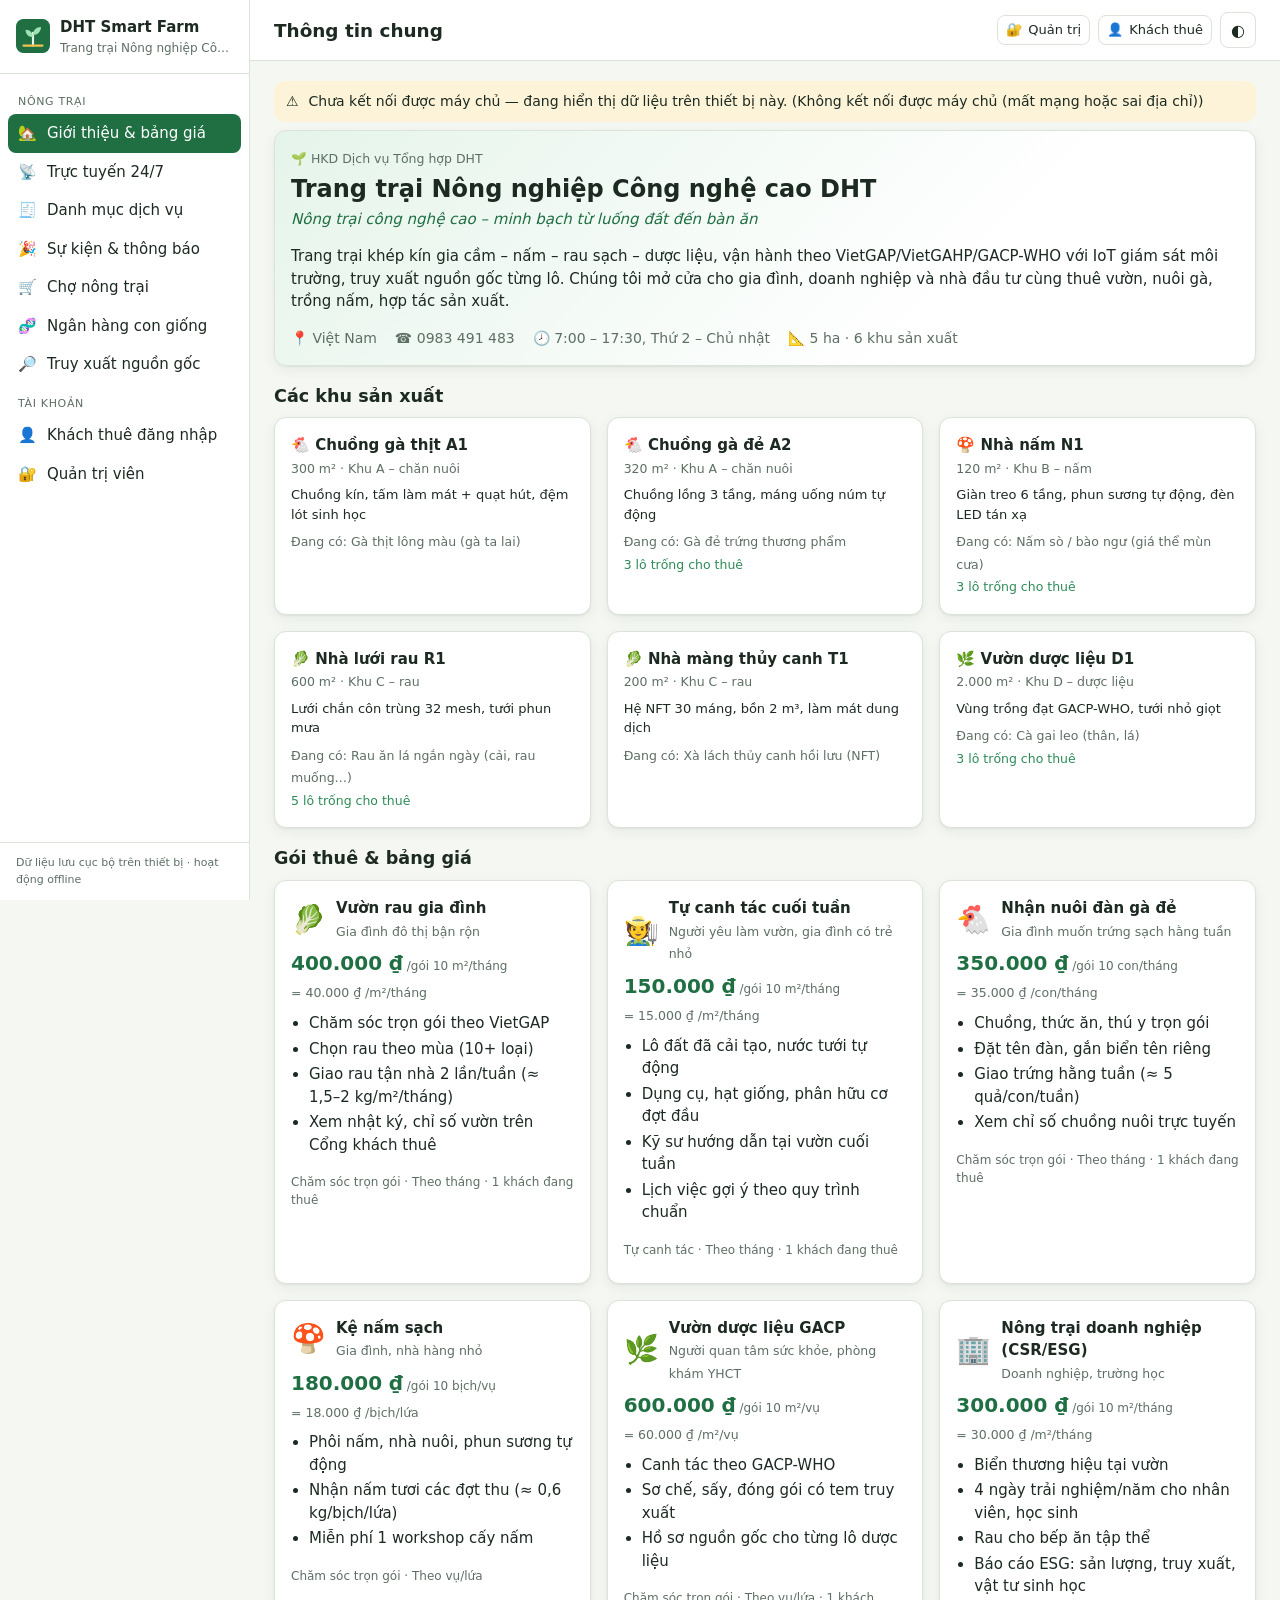
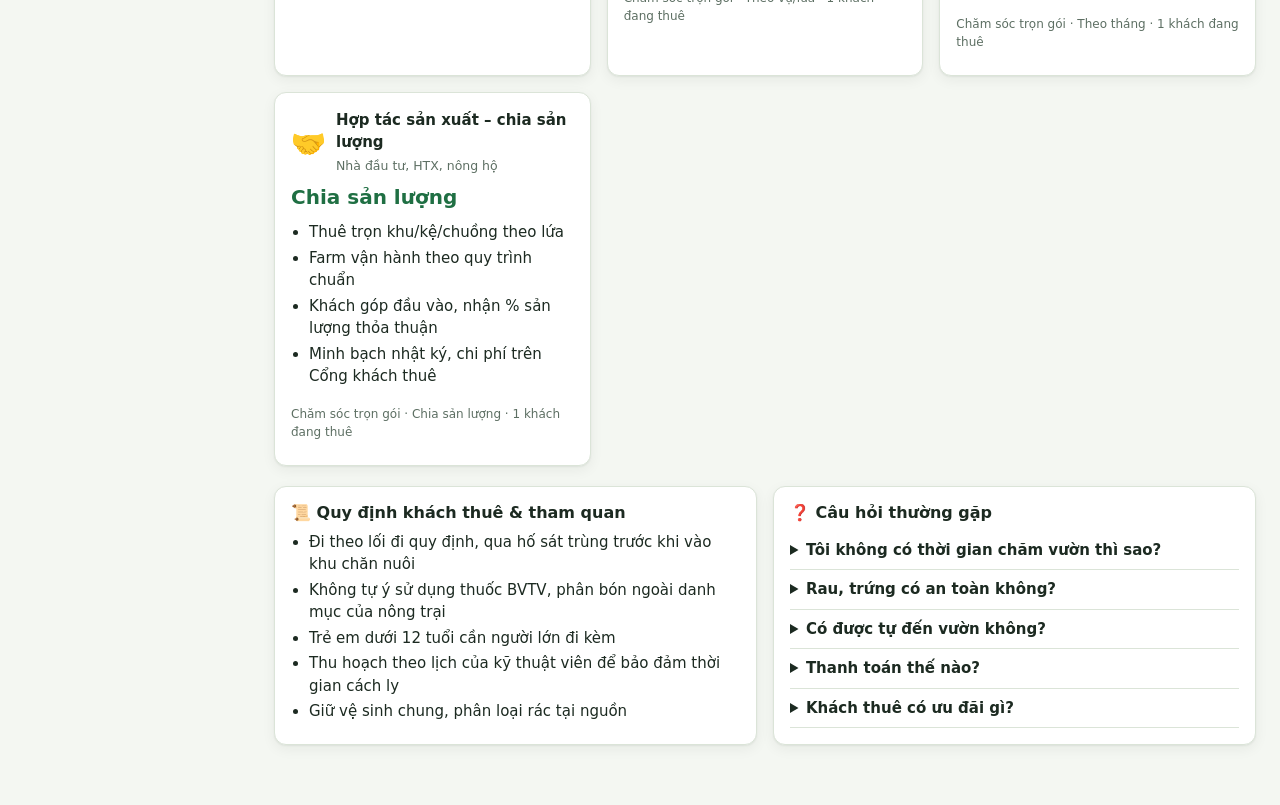
<file: nong-trai/index.html>
<!DOCTYPE html>
<html lang="vi">
<head>
<meta charset="UTF-8">
<meta name="viewport" content="width=device-width, initial-scale=1">
<title>DHT Smart Farm</title>
<meta name="description" content="Ứng dụng quản lý trang trại nông nghiệp công nghệ cao khép kín: gia cầm, nấm, rau sạch, dược liệu — từ quy trình, IoT, kho, thu hoạch, bảo quản đến truy xuất nguồn gốc.">
<meta name="theme-color" content="#1f6f43">
<link rel="manifest" href="manifest.webmanifest">
<link rel="icon" href="icon.svg" type="image/svg+xml">
<link rel="apple-touch-icon" href="icon.svg">
<link rel="stylesheet" href="app.css">
</head>
<body>
<div class="app">
  <aside class="side" id="side">
    <div class="brand">
      <img src="icon.svg" alt="" width="34" height="34">
      <div><b>DHT Smart Farm</b><small id="farmName">Trang trại</small></div>
    </div>
    <nav id="nav"></nav>
    <div class="side-foot">Dữ liệu lưu cục bộ trên thiết bị · hoạt động offline</div>
  </aside>
  <div class="scrim" id="scrim"></div>
  <div class="main">
    <header class="top">
      <button class="icon-btn only-mobile" id="menuBtn" aria-label="Mở menu">☰</button>
      <h1 id="pageTitle">Tổng quan</h1>
      <div class="top-actions">
        <label class="sim" title="Mô phỏng cảm biến IoT gửi dữ liệu mỗi 10 giây">
          <input type="checkbox" id="simToggle"><span class="dot"></span><span class="lbl">IoT trực tuyến</span>
        </label>
        <button class="icon-btn" id="themeBtn" aria-label="Đổi giao diện sáng/tối">◐</button>
      </div>
    </header>
    <main id="view" tabindex="-1"></main>
  </div>
</div>

<div class="modal" id="modal" hidden>
  <div class="modal-box" role="dialog" aria-modal="true">
    <div class="modal-head"><h3 id="modalTitle"></h3><button class="icon-btn" data-act="closeModal" aria-label="Đóng">✕</button></div>
    <div id="modalBody"></div>
  </div>
</div>
<div class="toasts" id="toasts"></div>

<script src="sop.js"></script>
<script src="app.js"></script>
<script src="qr.js"></script>
<script src="rent.js"></script>
<script src="seeds.js"></script>
<script src="live.js"></script>
<script src="cloud.js"></script>
<script src="admin.js"></script>
</body>
</html>
</file>
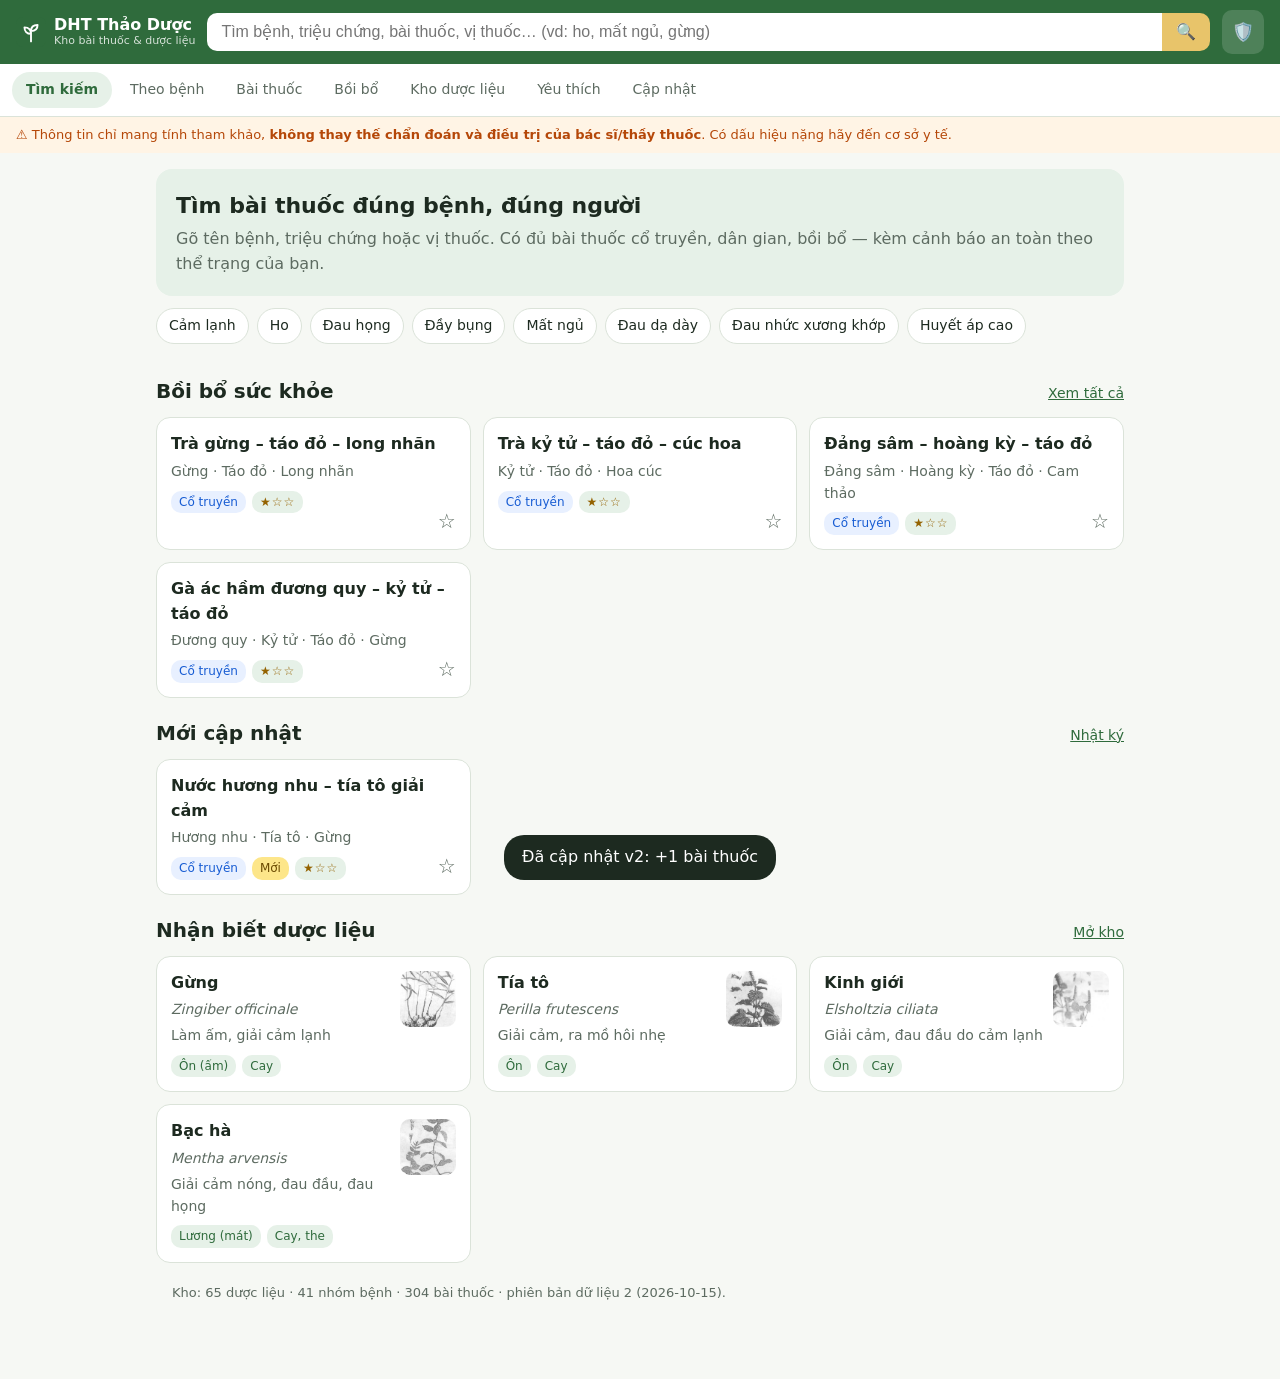
<file: thao-duoc/index.html>
<!DOCTYPE html>
<html lang="vi">
<head>
<meta charset="UTF-8">
<meta name="viewport" content="width=device-width, initial-scale=1">
<title>DHT Thảo Dược – Kho bài thuốc &amp; dược liệu</title>
<meta name="description" content="Tra cứu nhanh bài thuốc thảo dược theo bệnh, nhận biết dược liệu, bài thuốc bồi bổ, cảnh báo an toàn theo thể trạng. Hoạt động offline, cập nhật định kỳ.">
<meta name="theme-color" content="#2f6b3c">
<link rel="manifest" href="manifest.webmanifest">
<link rel="icon" href="icon.svg" type="image/svg+xml">
<link rel="apple-touch-icon" href="icon.svg">
<link rel="stylesheet" href="app.css">
</head>
<body>
<header class="top">
  <a class="brand" href="#/"><img src="icon.svg" width="30" height="30" alt=""><span><b>DHT Thảo Dược</b><small>Kho bài thuốc &amp; dược liệu</small></span></a>
  <form class="search" id="searchForm" role="search" autocomplete="off">
    <input id="q" type="search" placeholder="Tìm bệnh, triệu chứng, bài thuốc, vị thuốc… (vd: ho, mất ngủ, gừng)" aria-label="Tìm kiếm" enterkeyhint="search">
    <button type="submit" aria-label="Tìm">🔍</button>
  </form>
  <button class="profile-btn" id="profileBtn" title="Hồ sơ an toàn">🛡️<span id="profileCount"></span></button>
</header>
<nav class="tabs" id="tabs"></nav>
<div class="banner" id="banner">⚠️ Thông tin chỉ mang tính tham khảo, <b>không thay thế chẩn đoán và điều trị của bác sĩ/thầy thuốc</b>. Có dấu hiệu nặng hãy đến cơ sở y tế.</div>
<main id="view" tabindex="-1"></main>
<div class="modal" id="modal" hidden><div class="sheet" role="dialog" aria-modal="true" id="sheet"></div></div>
<div class="toast" id="toast" role="status"></div>
<script src="data.js"></script>
<script src="data-rau.js"></script>
<script src="data-kampo.js"></script>
<script src="app.js"></script>
</body>
</html>
</file>
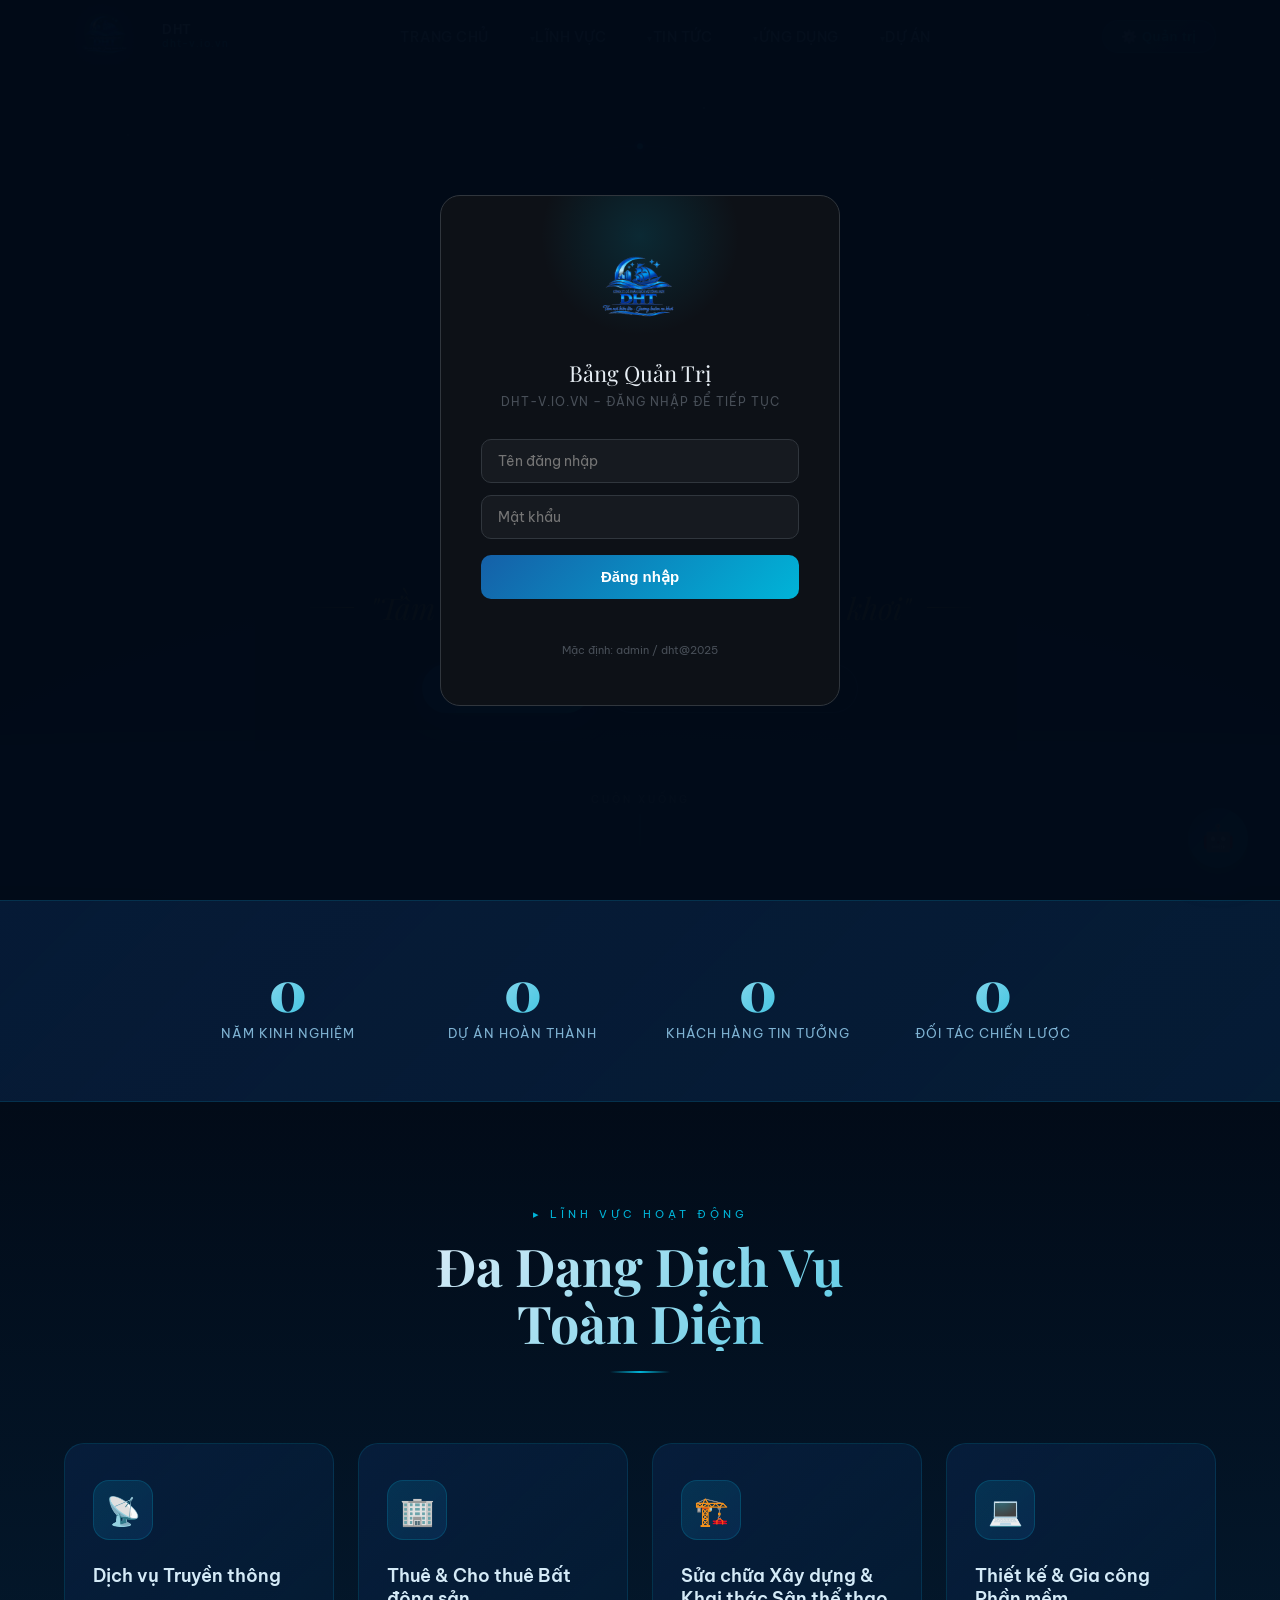
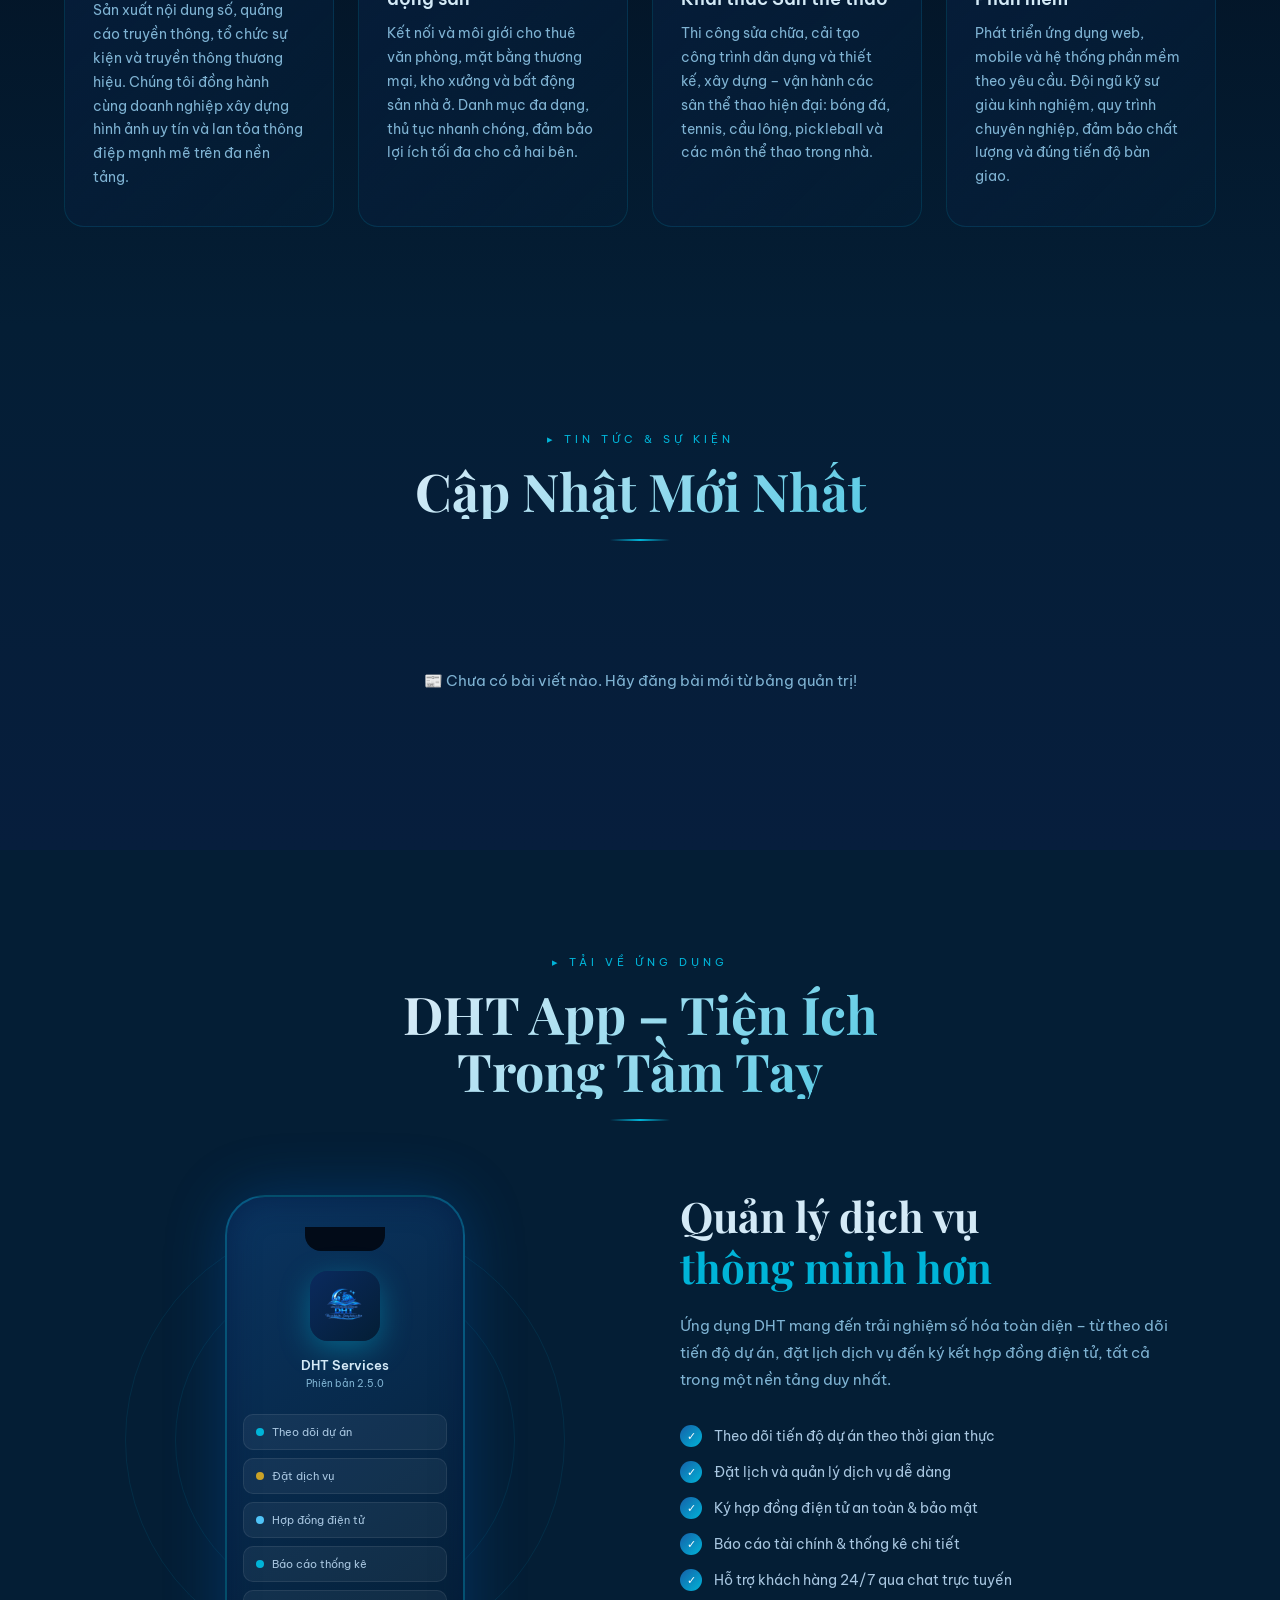
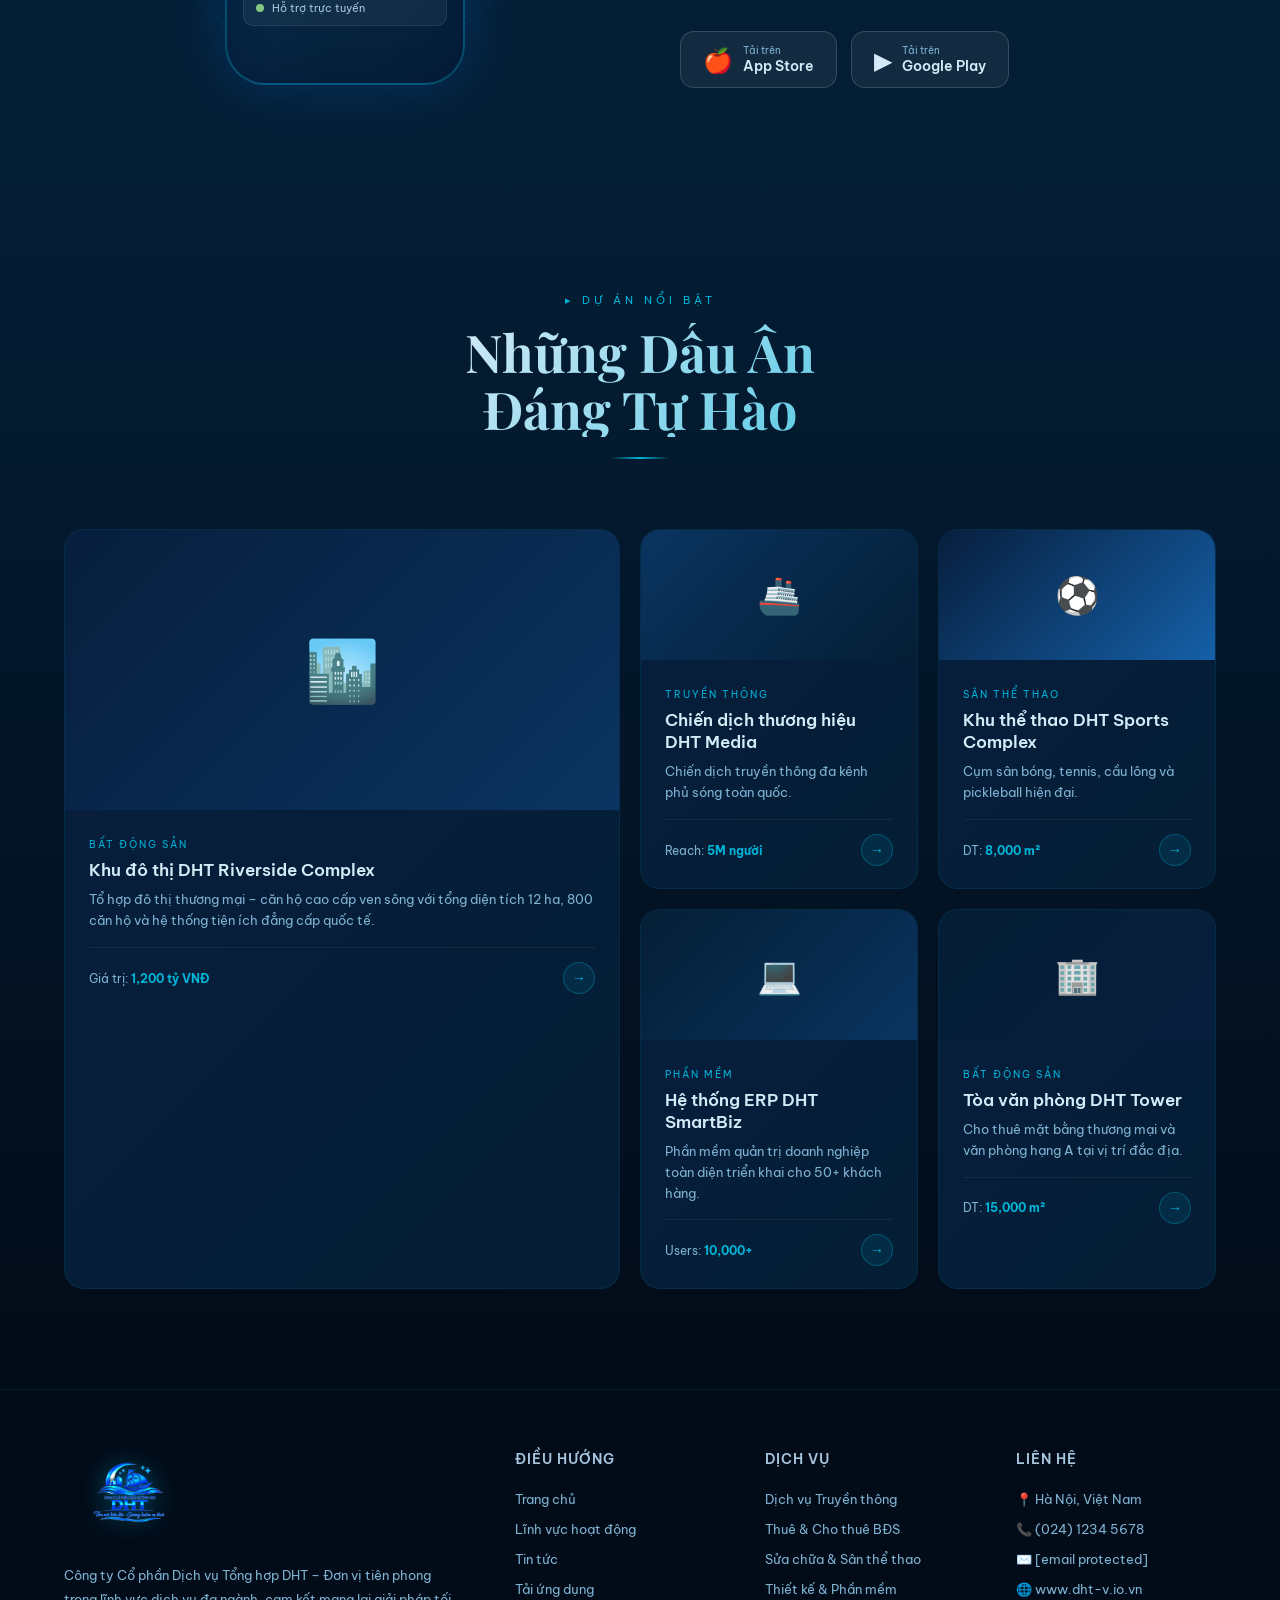
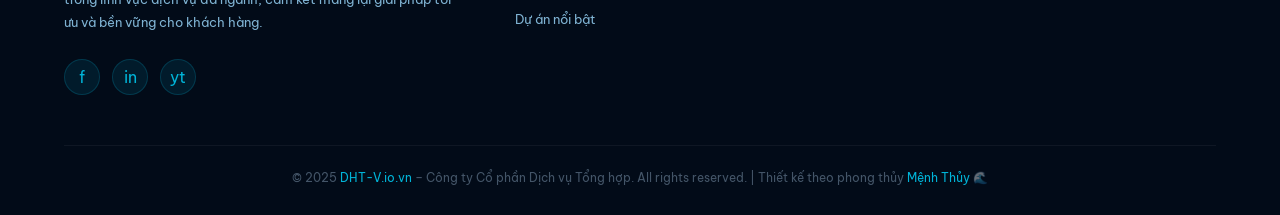
<file: index .html>
<!DOCTYPE html>
<html lang="vi">
<head>
<meta charset="UTF-8">
<meta name="viewport" content="width=device-width, initial-scale=1.0">
<title>Công ty Cổ phần Dịch vụ Tổng hợp DHT-V.io.vn</title>
<link href="https://fonts.googleapis.com/css2?family=Playfair+Display:wght@400;700;900&family=Be+Vietnam+Pro:wght@300;400;500;600&display=swap" rel="stylesheet">
<!-- External CSS (inline for single-file deployment) -->
<style>
:root{
  --deep:#020b18;--ocean:#041e35;--navy:#071e3d;--mid:#0a3460;
  --blue:#1560a8;--bright:#2196f3;--cyan:#00b4d8;--silver:#a8c6e0;
  --foam:#d4eaf7;--gold:#c9a227;--text:#e8f4fd;--muted:#7fb3d3;
  --admin-bg:#0d1117;--admin-surface:#161b22;--admin-border:#30363d;--admin-accent:#00b4d8;
}
*{margin:0;padding:0;box-sizing:border-box;}
html{scroll-behavior:smooth;}
body{font-family:'Be Vietnam Pro',sans-serif;background:var(--deep);color:var(--text);overflow-x:hidden;}

/* NAV */
nav{position:fixed;top:0;left:0;right:0;z-index:1000;display:flex;align-items:center;justify-content:space-between;padding:0 5%;height:72px;background:linear-gradient(to bottom,rgba(2,11,24,0.97),rgba(2,11,24,0));webkit-backdrop-filter:blur(2px);transition:background 0.4s;}
nav.scrolled{background:rgba(4,30,53,0.97)!important;border-bottom:1px solid rgba(0,180,216,0.2);webkit-backdrop-filter:blur(12px);}
.nav-logo{display:flex;align-items:center;gap:14px;}
.nav-logo img{height:56px;filter:brightness(1.25) contrast(1.05) saturate(1.2) drop-shadow(0 0 8px rgba(0,180,216,0.6));}
.nav-brand{display:flex;flex-direction:column;}
.nav-brand-name{font-size:13px;font-weight:600;color:var(--foam);letter-spacing:.5px;line-height:1.2;}
.nav-brand-domain{font-size:10px;color:var(--cyan);letter-spacing:1px;}
.nav-links{display:flex;gap:36px;list-style:none;}
.nav-links a{color:var(--silver);text-decoration:none;font-size:14px;font-weight:500;letter-spacing:.5px;text-transform:uppercase;transition:color .3s;position:relative;padding-bottom:4px;}
.nav-links a::after{content:'';position:absolute;bottom:0;left:0;right:100%;height:1px;background:var(--cyan);transition:right .3s ease;}
.nav-links a:hover{color:var(--cyan);}
.nav-links a:hover::after{right:0;}
.nav-admin-btn{display:flex;align-items:center;gap:8px;padding:8px 18px;border-radius:20px;background:linear-gradient(135deg,rgba(0,180,216,0.15),rgba(21,96,168,0.1));border:1px solid rgba(0,180,216,0.35);color:var(--cyan);font-size:13px;font-weight:600;cursor:pointer;transition:all .3s;letter-spacing:.5px;}
.nav-admin-btn:hover{background:rgba(0,180,216,0.2);border-color:var(--cyan);}

/* HERO */
#home{position:relative;min-height:100vh;display:flex;align-items:center;justify-content:center;overflow:hidden;}
.hero-bg{position:absolute;inset:0;background:radial-gradient(ellipse 120% 80% at 50% 110%,#041e35 0%,#020b18 60%),radial-gradient(ellipse 60% 40% at 80% 20%,#071e3d 0%,transparent 70%);}
.stars{position:absolute;inset:0;background-image:radial-gradient(1px 1px at 10% 15%,rgba(200,230,255,.6) 0%,transparent 100%),radial-gradient(1px 1px at 30% 5%,rgba(200,230,255,.4) 0%,transparent 100%),radial-gradient(1.5px 1.5px at 55% 12%,rgba(200,230,255,.7) 0%,transparent 100%),radial-gradient(1px 1px at 75% 8%,rgba(200,230,255,.5) 0%,transparent 100%),radial-gradient(1px 1px at 90% 20%,rgba(200,230,255,.4) 0%,transparent 100%),radial-gradient(1.5px 1.5px at 85% 35%,rgba(0,180,216,.7) 0%,transparent 100%);}
.wave-container{position:absolute;bottom:0;left:0;right:0;height:260px;}
.wave{position:absolute;bottom:0;left:-50%;right:-50%;height:160px;border-radius:40%;animation:waveMove linear infinite;opacity:.15;}
.wave:nth-child(1){background:var(--cyan);animation-duration:8s;bottom:10px;}
.wave:nth-child(2){background:var(--blue);animation-duration:11s;bottom:0;opacity:.2;}
.wave:nth-child(3){background:#0a3460;animation-duration:15s;bottom:-10px;opacity:.4;}
@keyframes waveMove{0%{transform:rotate(0)}100%{transform:rotate(360deg)}}
.hero-content{position:relative;z-index:2;text-align:center;padding:0 20px;max-width:960px;}
.hero-logo-wrap{margin-bottom:28px;animation:fadeDown 1s ease both;display:flex;flex-direction:column;align-items:center;position:relative;}
.hero-logo-wrap::before{
  content:'';position:absolute;top:50%;left:50%;transform:translate(-50%,-56%);
  width:clamp(200px,28vw,320px);height:clamp(200px,28vw,320px);
  background:radial-gradient(ellipse at center,rgba(0,180,216,0.18) 0%,rgba(21,96,168,0.12) 40%,transparent 70%);
  border-radius:50%;animation:glowPulse 4s ease-in-out infinite;pointer-events:none;z-index:0;
}
.hero-logo-wrap::after{
  content:'';position:absolute;top:50%;left:50%;transform:translate(-50%,-56%);
  width:clamp(260px,36vw,420px);height:clamp(260px,36vw,420px);
  background:radial-gradient(ellipse at center,rgba(0,180,216,0.07) 0%,transparent 65%);
  border-radius:50%;animation:glowPulse 4s ease-in-out 0.8s infinite;pointer-events:none;z-index:0;
}
/* Orbit rings */
.logo-orbit{position:absolute;top:50%;left:50%;transform:translate(-50%,-56%);border-radius:50%;border:1px solid rgba(0,180,216,0.15);pointer-events:none;z-index:0;}
.logo-orbit-1{width:clamp(240px,32vw,380px);height:clamp(240px,32vw,380px);animation:orbitSpin 12s linear infinite;}
.logo-orbit-2{width:clamp(300px,40vw,480px);height:clamp(300px,40vw,480px);border-style:dashed;border-color:rgba(0,180,216,0.08);animation:orbitSpin 20s linear reverse infinite;}
.logo-orbit-dot{position:absolute;width:6px;height:6px;background:var(--cyan);border-radius:50%;box-shadow:0 0 8px var(--cyan);top:-3px;left:50%;transform:translateX(-50%);}
@keyframes orbitSpin{from{transform:translate(-50%,-56%) rotate(0)}to{transform:translate(-50%,-56%) rotate(360deg)}}
@keyframes glowPulse{0%,100%{opacity:.7;transform:translate(-50%,-56%) scale(1)}50%{opacity:1;transform:translate(-50%,-56%) scale(1.08)}}
.hero-logo-img{
  height:clamp(200px,28vw,300px);position:relative;z-index:1;
  filter:brightness(1.35) contrast(1.08) saturate(1.25)
         drop-shadow(0 0 20px rgba(0,180,216,0.7))
         drop-shadow(0 0 50px rgba(21,96,168,0.4));
  animation:floatLogo 5s ease-in-out infinite;
}
@keyframes floatLogo{
  0%,100%{transform:translateY(0) scale(1);
    filter:brightness(1.35) contrast(1.08) saturate(1.25)
           drop-shadow(0 0 20px rgba(0,180,216,.7))
           drop-shadow(0 0 50px rgba(21,96,168,.4));}
  50%{transform:translateY(-14px) scale(1.03);
    filter:brightness(1.5) contrast(1.1) saturate(1.3)
           drop-shadow(0 0 32px rgba(0,200,255,.85))
           drop-shadow(0 0 70px rgba(21,96,168,.55));}
}
.hero-domain{display:inline-flex;align-items:center;gap:8px;background:linear-gradient(135deg,rgba(0,180,216,.12),rgba(21,96,168,.08));border:1px solid rgba(0,180,216,.35);border-radius:24px;padding:7px 22px;margin-top:8px;font-size:13px;letter-spacing:2px;color:var(--cyan);font-weight:600;animation:fadeDown 1s ease .15s both;}
.hero-subtitle{font-size:clamp(11px,1.8vw,14px);color:var(--silver);margin:18px 0 14px;font-weight:400;letter-spacing:2.5px;text-transform:uppercase;animation:fadeDown 1s ease .25s both;}
.hero-tagline-wrap{animation:fadeDown 1s ease .4s both;display:flex;align-items:center;justify-content:center;gap:16px;margin-bottom:36px;}
.tagline-line{height:1px;width:55px;background:linear-gradient(to right,transparent,var(--gold));}
.tagline-line.r{background:linear-gradient(to left,transparent,var(--gold));}
.hero-tagline{font-family:'Playfair Display',serif;font-style:italic;font-size:clamp(18px,3vw,30px);color:var(--gold);text-shadow:0 0 30px rgba(201,162,39,.5);margin:0;}
.hero-cta{display:inline-flex;gap:16px;flex-wrap:wrap;justify-content:center;animation:fadeDown 1s ease .6s both;}
.btn-primary{display:inline-flex;align-items:center;gap:8px;padding:14px 36px;border-radius:50px;background:linear-gradient(135deg,var(--blue),var(--cyan));color:#fff;font-weight:600;font-size:15px;text-decoration:none;border:none;cursor:pointer;transition:transform .3s,box-shadow .3s;box-shadow:0 4px 30px rgba(0,180,216,.3);}
.btn-primary:hover{transform:translateY(-3px);box-shadow:0 8px 40px rgba(0,180,216,.5);}
.btn-outline{display:inline-flex;align-items:center;gap:8px;padding:14px 36px;border-radius:50px;background:transparent;color:var(--silver);font-weight:500;font-size:15px;text-decoration:none;border:1px solid rgba(168,198,224,.4);cursor:pointer;transition:all .3s;}
.btn-outline:hover{border-color:var(--cyan);color:var(--cyan);background:rgba(0,180,216,.08);}
@keyframes fadeDown{from{opacity:0;transform:translateY(-20px)}to{opacity:1;transform:translateY(0)}}
.scroll-hint{position:absolute;bottom:36px;left:50%;transform:translateX(-50%);z-index:2;display:flex;flex-direction:column;align-items:center;gap:8px;animation:float 2s ease-in-out infinite;}
.scroll-hint span{font-size:10px;letter-spacing:3px;color:var(--muted);text-transform:uppercase;}
.scroll-line{width:1px;height:50px;background:linear-gradient(to bottom,var(--cyan),transparent);}
@keyframes float{0%,100%{transform:translateX(-50%) translateY(0)}50%{transform:translateX(-50%) translateY(8px)}}

/* SECTIONS */
section{padding:100px 5%;position:relative;}
.section-header{text-align:center;margin-bottom:70px;}
.section-tag{display:inline-block;font-size:11px;letter-spacing:4px;text-transform:uppercase;color:var(--cyan);margin-bottom:16px;}
.section-title{font-family:'Playfair Display',serif;font-size:clamp(32px,5vw,52px);font-weight:700;line-height:1.1;background:linear-gradient(135deg,var(--foam) 30%,var(--cyan));-webkit-background-clip:text;-webkit-text-fill-color:transparent;background-clip:text;}
.section-line{width:60px;height:2px;margin:20px auto 0;background:linear-gradient(to right,transparent,var(--cyan),transparent);}

/* FIELDS */
#linh-vuc{background:linear-gradient(to bottom,var(--deep),var(--ocean));}
.fields-grid{display:grid;grid-template-columns:repeat(auto-fit,minmax(270px,1fr));gap:24px;max-width:1200px;margin:0 auto;}
.field-card{background:linear-gradient(135deg,rgba(7,30,61,.9),rgba(4,30,53,.6));border:1px solid rgba(0,180,216,.15);border-radius:20px;padding:36px 28px;transition:transform .4s,border-color .4s,box-shadow .4s;position:relative;overflow:hidden;cursor:pointer;}
.field-card::before{content:'';position:absolute;top:0;left:0;right:0;height:2px;background:linear-gradient(to right,transparent,var(--cyan),transparent);opacity:0;transition:opacity .4s;}
.field-card:hover{transform:translateY(-8px);border-color:rgba(0,180,216,.4);box-shadow:0 20px 60px rgba(0,100,180,.25);}
.field-card:hover::before{opacity:1;}
.field-icon{width:60px;height:60px;border-radius:16px;margin-bottom:24px;display:flex;align-items:center;justify-content:center;background:linear-gradient(135deg,rgba(0,180,216,.15),rgba(21,96,168,.2));border:1px solid rgba(0,180,216,.2);font-size:28px;}
.field-title{font-size:18px;font-weight:600;margin-bottom:12px;color:var(--foam);}
.field-desc{font-size:14px;color:var(--muted);line-height:1.7;}

/* NEWS SECTION */
#tin-tuc{background:linear-gradient(to bottom,var(--ocean),var(--navy));}
.news-grid{max-width:1200px;margin:0 auto;display:grid;grid-template-columns:repeat(auto-fill,minmax(340px,1fr));gap:24px;}
.news-card{background:linear-gradient(135deg,rgba(7,30,61,.9),rgba(4,30,53,.6));border:1px solid rgba(0,180,216,.12);border-radius:20px;overflow:hidden;transition:transform .3s,box-shadow .3s;cursor:pointer;}
.news-card:hover{transform:translateY(-6px);box-shadow:0 16px 50px rgba(0,80,160,.3);}
.news-img{width:100%;height:200px;background:linear-gradient(135deg,var(--mid),var(--navy));display:flex;align-items:center;justify-content:center;font-size:48px;position:relative;}
.news-cat{position:absolute;top:14px;left:14px;font-size:10px;letter-spacing:2px;text-transform:uppercase;background:rgba(0,180,216,.2);border:1px solid rgba(0,180,216,.4);color:var(--cyan);padding:4px 12px;border-radius:20px;}
.news-body{padding:22px 24px;}
.news-date{font-size:11px;color:var(--muted);margin-bottom:10px;letter-spacing:1px;}
.news-title{font-size:16px;font-weight:600;color:var(--foam);margin-bottom:10px;line-height:1.4;}
.news-excerpt{font-size:13px;color:var(--muted);line-height:1.7;}
.news-empty{text-align:center;padding:60px;color:var(--muted);font-size:15px;grid-column:1/-1;}

/* APP */
#tai-ve{background:var(--ocean);}
.app-section{max-width:1100px;margin:0 auto;display:grid;grid-template-columns:1fr 1fr;gap:80px;align-items:center;}
.app-phone-mockup{position:relative;display:flex;justify-content:center;}
.phone-frame{width:240px;height:490px;background:linear-gradient(145deg,#0a3460,#041e35);border-radius:40px;border:2px solid rgba(0,180,216,.3);box-shadow:0 0 60px rgba(0,100,200,.3),inset 0 0 30px rgba(0,20,60,.5);position:relative;overflow:hidden;display:flex;flex-direction:column;align-items:center;padding:30px 16px;}
.phone-notch{width:80px;height:24px;background:var(--deep);border-radius:0 0 16px 16px;margin-bottom:20px;}
.phone-screen-logo{width:70px;height:70px;overflow:hidden;border-radius:18px;margin-bottom:16px;box-shadow:0 8px 30px rgba(0,180,216,.4);background:linear-gradient(135deg,#0a2a5e,#041e35);}
.phone-screen-logo img{width:100%;height:100%;object-fit:contain;mix-blend-mode:screen;filter:brightness(1.1);}
.phone-screen-title{font-size:13px;font-weight:600;color:var(--foam);margin-bottom:4px;}
.phone-screen-sub{font-size:10px;color:var(--muted);}
.phone-menu{width:100%;margin-top:24px;display:flex;flex-direction:column;gap:8px;}
.phone-item{background:rgba(255,255,255,.05);border-radius:10px;padding:10px 12px;font-size:11px;color:var(--silver);border:1px solid rgba(255,255,255,.08);display:flex;align-items:center;gap:8px;}
.phone-dot{width:8px;height:8px;border-radius:50%;background:var(--cyan);flex-shrink:0;}
.glow-ring{position:absolute;top:50%;left:50%;transform:translate(-50%,-50%);width:340px;height:340px;border-radius:50%;border:1px solid rgba(0,180,216,.1);animation:pulse-ring 3s ease infinite;pointer-events:none;}
.glow-ring:nth-child(2){width:440px;height:440px;animation-delay:1s;}
@keyframes pulse-ring{0%,100%{opacity:.3;transform:translate(-50%,-50%) scale(1)}50%{opacity:.6;transform:translate(-50%,-50%) scale(1.04)}}
.app-info h2{font-family:'Playfair Display',serif;font-size:clamp(28px,4vw,42px);font-weight:700;line-height:1.2;margin-bottom:20px;color:var(--foam);}
.app-info h2 span{color:var(--cyan);}
.app-info p{color:var(--muted);font-size:15px;line-height:1.8;margin-bottom:32px;}
.app-features{list-style:none;display:flex;flex-direction:column;gap:14px;margin-bottom:40px;}
.app-features li{display:flex;align-items:center;gap:12px;font-size:14px;color:var(--silver);}
.check{width:22px;height:22px;border-radius:50%;flex-shrink:0;background:linear-gradient(135deg,var(--blue),var(--cyan));display:flex;align-items:center;justify-content:center;font-size:11px;color:#fff;}
.store-btns{display:flex;gap:14px;flex-wrap:wrap;}
.store-btn{display:flex;align-items:center;gap:10px;padding:12px 22px;border-radius:14px;background:rgba(255,255,255,.06);border:1px solid rgba(255,255,255,.15);text-decoration:none;color:var(--foam);transition:all .3s;}
.store-btn:hover{border-color:var(--cyan);background:rgba(0,180,216,.1);}
.store-btn .store-icon{font-size:24px;}
.store-btn .store-label{font-size:10px;color:var(--muted);}
.store-btn .store-name{font-size:14px;font-weight:600;}

/* PROJECTS */
#du-an{background:linear-gradient(to bottom,var(--ocean),var(--deep));}
.projects-grid{max-width:1200px;margin:0 auto;display:grid;grid-template-columns:2fr 1fr 1fr;grid-template-rows:auto auto;gap:20px;}
.project-card{border-radius:20px;overflow:hidden;background:linear-gradient(135deg,#071e3d,#041e35);border:1px solid rgba(0,180,216,.1);transition:transform .4s,box-shadow .4s;cursor:pointer;}
.project-card:hover{transform:translateY(-6px);box-shadow:0 20px 60px rgba(0,80,160,.3);}
.project-card:first-child{grid-row:span 2;}
.project-img{width:100%;background:linear-gradient(135deg,var(--mid),var(--navy));display:flex;align-items:center;justify-content:center;font-size:40px;position:relative;overflow:hidden;}
.project-card:first-child .project-img{height:280px;}
.project-card:not(:first-child) .project-img{height:130px;}
.project-body{padding:22px 24px;}
.project-tag{display:inline-block;font-size:10px;letter-spacing:2px;text-transform:uppercase;color:var(--cyan);margin-bottom:8px;}
.project-title{font-size:17px;font-weight:600;color:var(--foam);margin-bottom:8px;}
.project-desc{font-size:13px;color:var(--muted);line-height:1.6;}
.project-footer{display:flex;align-items:center;justify-content:space-between;margin-top:16px;padding-top:14px;border-top:1px solid rgba(255,255,255,.06);}
.project-stat{font-size:12px;color:var(--muted);}
.project-stat strong{color:var(--cyan);}
.arrow-btn{width:32px;height:32px;border-radius:50%;background:rgba(0,180,216,.1);border:1px solid rgba(0,180,216,.3);display:flex;align-items:center;justify-content:center;font-size:14px;cursor:pointer;transition:all .3s;color:var(--cyan);}
.arrow-btn:hover{background:var(--cyan);color:#000;}

/* STATS */
.stats-bar{background:linear-gradient(135deg,rgba(7,30,61,.8),rgba(10,52,96,.4));border-top:1px solid rgba(0,180,216,.15);border-bottom:1px solid rgba(0,180,216,.15);padding:60px 5%;}
.stats-grid{max-width:900px;margin:0 auto;display:grid;grid-template-columns:repeat(4,1fr);gap:40px;text-align:center;}
.stat-num{font-family:'Playfair Display',serif;font-size:clamp(36px,5vw,56px);font-weight:900;background:linear-gradient(135deg,var(--foam),var(--cyan));-webkit-background-clip:text;-webkit-text-fill-color:transparent;background-clip:text;line-height:1;}
.stat-label{font-size:13px;color:var(--muted);margin-top:8px;letter-spacing:1px;text-transform:uppercase;}

/* FOOTER */
footer{background:var(--deep);border-top:1px solid rgba(0,180,216,.1);padding:60px 5% 30px;}
.footer-grid{max-width:1200px;margin:0 auto;display:grid;grid-template-columns:2fr 1fr 1fr 1fr;gap:50px;margin-bottom:50px;}
.footer-brand img{height:90px;margin-bottom:20px;filter:brightness(1.3) contrast(1.05) saturate(1.2) drop-shadow(0 0 12px rgba(0,180,216,.5));}
.footer-brand p{font-size:13px;color:var(--muted);line-height:1.8;}
.footer-col h4{font-size:14px;font-weight:600;color:var(--silver);margin-bottom:20px;letter-spacing:1px;text-transform:uppercase;}
.footer-col ul{list-style:none;display:flex;flex-direction:column;gap:10px;}
.footer-col ul li a{font-size:13px;color:var(--muted);text-decoration:none;transition:color .3s;}
.footer-col ul li a:hover{color:var(--cyan);}
.footer-bottom{border-top:1px solid rgba(255,255,255,.05);padding-top:24px;text-align:center;font-size:12px;color:rgba(168,198,224,.4);}
.footer-bottom span{color:var(--cyan);}

/* ══════════════════════════════════════
   ADMIN PANEL
══════════════════════════════════════ */
.admin-overlay{position:fixed;inset:0;background:rgba(0,0,0,.7);webkit-backdrop-filter:blur(6px);z-index:9000;display:none;justify-content:center;align-items:flex-start;padding:20px;}
.admin-overlay.open{display:flex;}
.admin-panel{background:var(--admin-bg);border:1px solid var(--admin-border);border-radius:16px;width:100%;max-width:1100px;max-height:92vh;display:flex;flex-direction:column;overflow:hidden;box-shadow:0 30px 100px rgba(0,0,0,.8);}
.admin-header{display:flex;align-items:center;justify-content:space-between;padding:18px 24px;border-bottom:1px solid var(--admin-border);background:var(--admin-surface);}
.admin-header h2{font-size:16px;font-weight:600;color:#e6edf3;display:flex;align-items:center;gap:10px;}
.admin-close{width:32px;height:32px;border-radius:8px;background:rgba(255,255,255,.05);border:1px solid var(--admin-border);color:#8b949e;cursor:pointer;display:flex;align-items:center;justify-content:center;font-size:16px;transition:all .2s;}
.admin-close:hover{background:rgba(248,81,73,.15);border-color:rgba(248,81,73,.4);color:#f85149;}
.admin-body{display:flex;flex:1;overflow:hidden;}
.admin-sidebar{width:220px;border-right:1px solid var(--admin-border);background:var(--admin-surface);padding:12px;flex-shrink:0;overflow-y:auto;}
.admin-menu-item{display:flex;align-items:center;gap:10px;padding:10px 12px;border-radius:8px;font-size:13px;color:#8b949e;cursor:pointer;transition:all .2s;margin-bottom:2px;}
.admin-menu-item:hover{background:rgba(255,255,255,.05);color:#e6edf3;}
.admin-menu-item.active{background:rgba(0,180,216,.12);color:var(--cyan);border-left:2px solid var(--cyan);}
.admin-menu-icon{font-size:15px;width:20px;text-align:center;}
.admin-content{flex:1;overflow-y:auto;padding:24px;}
.admin-section{display:none;}
.admin-section.active{display:block;}

/* ADMIN – TOOLBAR */
.toolbar{display:flex;align-items:center;gap:10px;flex-wrap:wrap;margin-bottom:20px;}
.admin-input{background:rgba(255,255,255,.05);border:1px solid var(--admin-border);border-radius:8px;padding:9px 14px;font-size:13px;color:#e6edf3;font-family:'Be Vietnam Pro',sans-serif;transition:border-color .2s;outline:none;}
.admin-input:focus{border-color:var(--admin-accent);}
.admin-input::placeholder{color:#484f58;}
textarea.admin-input{resize:vertical;min-height:120px;width:100%;}
select.admin-input{cursor:pointer;}
.admin-btn{display:inline-flex;align-items:center;gap:6px;padding:9px 16px;border-radius:8px;font-size:13px;font-weight:500;cursor:pointer;border:none;transition:all .2s;font-family:'Be Vietnam Pro',sans-serif;}
.admin-btn.primary{background:var(--admin-accent);color:#000;}
.admin-btn.primary:hover{background:#00c8f0;}
.admin-btn.secondary{background:rgba(255,255,255,.07);border:1px solid var(--admin-border);color:#8b949e;}
.admin-btn.secondary:hover{background:rgba(255,255,255,.12);color:#e6edf3;}
.admin-btn.danger{background:rgba(248,81,73,.12);border:1px solid rgba(248,81,73,.3);color:#f85149;}
.admin-btn.danger:hover{background:rgba(248,81,73,.2);}
.admin-btn.success{background:rgba(63,185,80,.12);border:1px solid rgba(63,185,80,.3);color:#3fb950;}
.admin-btn.success:hover{background:rgba(63,185,80,.2);}

/* ADMIN – FORM */
.form-group{margin-bottom:16px;}
.form-label{display:block;font-size:12px;color:#8b949e;margin-bottom:6px;letter-spacing:.5px;text-transform:uppercase;}
.form-row{display:grid;grid-template-columns:1fr 1fr;gap:16px;}

/* ADMIN – TABLE */
.admin-table{width:100%;border-collapse:collapse;font-size:13px;}
.admin-table th{text-align:left;padding:10px 14px;font-size:11px;letter-spacing:1px;text-transform:uppercase;color:#484f58;border-bottom:1px solid var(--admin-border);font-weight:500;}
.admin-table td{padding:12px 14px;border-bottom:1px solid rgba(48,54,61,.5);color:#c9d1d9;vertical-align:middle;}
.admin-table tr:hover td{background:rgba(255,255,255,.02);}
.admin-table .actions{display:flex;gap:6px;}

/* ADMIN – BADGE */
.badge{display:inline-block;padding:3px 10px;border-radius:12px;font-size:11px;font-weight:500;}
.badge.published{background:rgba(63,185,80,.15);color:#3fb950;border:1px solid rgba(63,185,80,.3);}
.badge.draft{background:rgba(201,162,39,.1);color:#d4a017;border:1px solid rgba(201,162,39,.25);}

/* ADMIN – CARD STAT */
.stat-cards{display:grid;grid-template-columns:repeat(4,1fr);gap:14px;margin-bottom:24px;}
.stat-card{background:var(--admin-surface);border:1px solid var(--admin-border);border-radius:12px;padding:18px;}
.stat-card .val{font-size:28px;font-weight:700;color:#e6edf3;font-family:'Playfair Display',serif;}
.stat-card .lbl{font-size:12px;color:#484f58;margin-top:4px;text-transform:uppercase;letter-spacing:.5px;}
.stat-card .trend{font-size:11px;color:#3fb950;margin-top:6px;}

/* ADMIN – FILE */
.file-drop{border:2px dashed var(--admin-border);border-radius:12px;padding:40px;text-align:center;cursor:pointer;transition:all .3s;color:#484f58;font-size:14px;}
.file-drop:hover{border-color:var(--admin-accent);color:var(--admin-accent);background:rgba(0,180,216,.04);}
.file-list{margin-top:16px;display:flex;flex-direction:column;gap:8px;}
.file-item{display:flex;align-items:center;justify-content:space-between;padding:10px 14px;background:rgba(255,255,255,.03);border:1px solid var(--admin-border);border-radius:8px;font-size:13px;color:#c9d1d9;}
.file-item .file-meta{font-size:11px;color:#484f58;margin-left:auto;margin-right:14px;}

/* ADMIN – SECTION DIVIDER */
.admin-divider{border:none;border-top:1px solid var(--admin-border);margin:20px 0;}
.admin-section-title{font-size:14px;font-weight:600;color:#e6edf3;margin-bottom:16px;display:flex;align-items:center;gap:8px;}

/* TOAST */

/* LOGIN GATE */
.login-overlay{position:fixed;inset:0;background:rgba(2,11,24,0.98);webkit-backdrop-filter:blur(16px);z-index:99999;display:flex;align-items:center;justify-content:center;}
.login-box{background:#0d1117;border:1px solid #30363d;border-radius:20px;padding:48px 40px;width:400px;max-width:95vw;text-align:center;position:relative;overflow:hidden;}
.login-box::before{content:'';position:absolute;top:-60px;left:50%;transform:translateX(-50%);width:200px;height:200px;background:radial-gradient(circle,rgba(0,180,216,.15),transparent 70%);border-radius:50%;pointer-events:none;}
.login-logo{height:90px;margin-bottom:20px;}
.login-title{font-family:'Playfair Display',serif;font-size:22px;color:#e6edf3;margin-bottom:6px;}
.login-sub{font-size:12px;color:#484f58;letter-spacing:1px;text-transform:uppercase;margin-bottom:30px;}
.login-input{width:100%;background:rgba(255,255,255,.04);border:1px solid #30363d;border-radius:10px;padding:12px 16px;font-size:14px;color:#e6edf3;font-family:'Be Vietnam Pro',sans-serif;outline:none;margin-bottom:12px;transition:border-color .2s;}
.login-input:focus{border-color:#00b4d8;}
.login-btn{width:100%;padding:13px;border-radius:10px;background:linear-gradient(135deg,#1560a8,#00b4d8);color:#fff;font-weight:600;font-size:15px;border:none;cursor:pointer;transition:opacity .2s;margin-top:4px;}
.login-btn:hover{opacity:.9;}
.login-err{font-size:12px;color:#f85149;margin-top:10px;min-height:18px;}
.login-hint{font-size:11px;color:#484f58;margin-top:16px;}
.role-badge{display:inline-flex;align-items:center;gap:6px;padding:4px 12px;border-radius:12px;font-size:11px;font-weight:600;letter-spacing:.5px;}
.role-super{background:rgba(201,162,39,.12);color:#d4a017;border:1px solid rgba(201,162,39,.25);}
.role-admin{background:rgba(0,180,216,.12);color:#00b4d8;border:1px solid rgba(0,180,216,.25);}
.role-editor{background:rgba(63,185,80,.12);color:#3fb950;border:1px solid rgba(63,185,80,.25);}
.role-viewer{background:rgba(139,148,158,.12);color:#8b949e;border:1px solid rgba(139,148,158,.25);}
/* USER MGMT */
.user-card{background:var(--admin-surface);border:1px solid var(--admin-border);border-radius:12px;padding:16px 20px;display:flex;align-items:center;gap:16px;margin-bottom:10px;}
.user-avatar{width:42px;height:42px;border-radius:50%;display:flex;align-items:center;justify-content:center;font-weight:700;font-size:16px;flex-shrink:0;}
.user-info{flex:1;}
.user-name{font-size:14px;font-weight:600;color:#e6edf3;}
.user-meta{font-size:12px;color:#484f58;margin-top:2px;}
.user-actions{display:flex;gap:8px;}
/* SOFTWARE TAB */
.sw-card{background:var(--admin-surface);border:1px solid var(--admin-border);border-radius:12px;padding:18px 20px;margin-bottom:12px;display:flex;align-items:center;gap:16px;}
.sw-icon{width:48px;height:48px;border-radius:12px;background:linear-gradient(135deg,rgba(0,180,216,.15),rgba(21,96,168,.15));display:flex;align-items:center;justify-content:center;font-size:24px;flex-shrink:0;}
.sw-info{flex:1;}
.sw-name{font-size:15px;font-weight:600;color:#e6edf3;}
.sw-meta{font-size:12px;color:#484f58;margin-top:3px;}
.sw-actions{display:flex;gap:8px;flex-wrap:wrap;}
.version-badge{display:inline-block;padding:2px 10px;border-radius:10px;font-size:11px;background:rgba(0,180,216,.12);color:#00b4d8;border:1px solid rgba(0,180,216,.2);font-weight:600;}
.latest-badge{background:rgba(63,185,80,.12);color:#3fb950;border-color:rgba(63,185,80,.25);}
/* ADMIN PANEL current user bar */
.admin-user-bar{display:flex;align-items:center;gap:10px;padding:10px 12px;margin-bottom:8px;background:rgba(0,180,216,.05);border:1px solid rgba(0,180,216,.1);border-radius:8px;}
.admin-user-bar .au-name{font-size:13px;font-weight:600;color:#e6edf3;}
.admin-user-bar .au-role{font-size:11px;color:#484f58;}

.toast{position:fixed;bottom:24px;right:24px;background:#1c2128;border:1px solid var(--admin-border);border-radius:10px;padding:14px 20px;font-size:13px;color:#e6edf3;z-index:99999;opacity:0;transform:translateY(10px);transition:all .3s;pointer-events:none;display:flex;align-items:center;gap:10px;max-width:320px;}
.toast.show{opacity:1;transform:translateY(0);}
.toast.ok{border-left:3px solid #3fb950;}
.toast.err{border-left:3px solid #f85149;}
.toast.info{border-left:3px solid var(--cyan);}

/* RICH EDITOR */
.editor-toolbar{display:flex;gap:6px;flex-wrap:wrap;padding:8px;background:rgba(255,255,255,.03);border:1px solid var(--admin-border);border-radius:8px 8px 0 0;border-bottom:none;}
.editor-btn{padding:5px 10px;border-radius:5px;font-size:12px;cursor:pointer;background:transparent;border:1px solid transparent;color:#8b949e;transition:all .2s;font-family:'Be Vietnam Pro',sans-serif;}
.editor-btn:hover{background:rgba(255,255,255,.08);color:#e6edf3;border-color:var(--admin-border);}
#editor-content{min-height:200px;background:rgba(255,255,255,.03);border:1px solid var(--admin-border);border-radius:0 0 8px 8px;padding:14px;color:#e6edf3;font-size:14px;line-height:1.7;outline:none;overflow-y:auto;}
#editor-content:focus{border-color:var(--admin-accent);}

@media(max-width:900px){
  .app-section{grid-template-columns:1fr;text-align:center;}
  .app-phone-mockup{order:-1;}
  .store-btns,.app-features li{justify-content:center;}
  .projects-grid{grid-template-columns:1fr;}
  .project-card:first-child{grid-row:span 1;}
  .stats-grid{grid-template-columns:repeat(2,1fr);}
  .footer-grid{grid-template-columns:1fr 1fr;}
  .nav-links{display:none;}
  .admin-sidebar{width:180px;}
  .stat-cards{grid-template-columns:repeat(2,1fr);}
  .form-row{grid-template-columns:1fr;}
}

/* ── DROPDOWN MENUS ── */
.nav-links li{position:relative;}
.nav-links li.has-drop>a::before{content:'▾';margin-left:5px;font-size:10px;opacity:.7;}
.nav-dropdown{
  position:absolute;top:calc(100% + 14px);left:50%;transform:translateX(-50%);
  min-width:320px;background:rgba(4,22,45,0.97);
  border:1px solid rgba(0,180,216,.2);border-radius:14px;
  padding:8px;z-index:2000;
  opacity:0;visibility:hidden;pointer-events:none;
  transform:translateX(-50%) translateY(-8px);
  transition:opacity .25s ease,transform .25s ease,visibility .25s;
  webkit-backdrop-filter:blur(16px);
  box-shadow:0 20px 60px rgba(0,0,0,.6),0 0 0 1px rgba(0,180,216,.08);
}
.nav-links li.has-drop:hover .nav-dropdown,
.nav-links li.has-drop.open .nav-dropdown{
  opacity:1;visibility:visible;pointer-events:all;
  transform:translateX(-50%) translateY(0);
}
.nav-dropdown::before{
  content:'';position:absolute;top:-6px;left:50%;transform:translateX(-50%);
  width:10px;height:10px;background:rgba(4,22,45,.97);
  border-left:1px solid rgba(0,180,216,.2);border-top:1px solid rgba(0,180,216,.2);
  transform:translateX(-50%) rotate(45deg);
}
/* Time filter tabs */
.dd-tabs{display:flex;gap:4px;padding:6px 6px 2px;margin-bottom:4px;}
.dd-tab{flex:1;padding:6px 4px;border-radius:8px;font-size:11px;font-weight:600;
  letter-spacing:.5px;text-align:center;cursor:pointer;border:none;
  background:transparent;color:#484f58;transition:all .2s;text-transform:uppercase;}
.dd-tab.active{background:rgba(0,180,216,.15);color:#00b4d8;border:1px solid rgba(0,180,216,.25);}
.dd-tab:hover:not(.active){background:rgba(255,255,255,.05);color:#8b949e;}
/* Items */
.dd-items{max-height:320px;overflow-y:auto;padding:2px 2px 4px;}
.dd-items::-webkit-scrollbar{width:4px;}
.dd-items::-webkit-scrollbar-track{background:transparent;}
.dd-items::-webkit-scrollbar-thumb{background:rgba(0,180,216,.3);border-radius:2px;}
.dd-item{display:flex;align-items:center;gap:10px;padding:10px 12px;border-radius:10px;
  cursor:pointer;transition:background .18s;text-decoration:none;}
.dd-item:hover{background:rgba(0,180,216,.08);}
.dd-item-icon{font-size:20px;flex-shrink:0;width:36px;height:36px;
  border-radius:9px;display:flex;align-items:center;justify-content:center;
  background:rgba(0,180,216,.08);border:1px solid rgba(0,180,216,.12);}
.dd-item-body{flex:1;min-width:0;}
.dd-item-title{font-size:13px;font-weight:500;color:#c9d1d9;
  white-space:nowrap;overflow:hidden;text-overflow:ellipsis;}
.dd-item-meta{font-size:11px;color:#484f58;margin-top:2px;}
.dd-item-badge{font-size:10px;padding:2px 8px;border-radius:8px;
  background:rgba(0,180,216,.12);color:#00b4d8;flex-shrink:0;}
.dd-empty{padding:20px;text-align:center;font-size:13px;color:#484f58;}
.dd-footer{padding:8px 8px 4px;border-top:1px solid rgba(255,255,255,.05);margin-top:4px;}
.dd-footer a{display:block;text-align:center;font-size:12px;color:#00b4d8;
  text-decoration:none;padding:8px;border-radius:8px;transition:background .2s;}
.dd-footer a:hover{background:rgba(0,180,216,.1);}


/* ── AI ASSISTANT ── */
.ai-fab{position:fixed;bottom:32px;right:32px;z-index:8000;
  width:60px;height:60px;border-radius:50%;
  background:linear-gradient(135deg,#1560a8,#00b4d8);
  border:none;cursor:pointer;display:flex;align-items:center;justify-content:center;
  font-size:26px;box-shadow:0 6px 30px rgba(0,180,216,.5);
  transition:transform .3s,box-shadow .3s;animation:aiFabPulse 3s ease-in-out infinite;}
.ai-fab:hover{transform:scale(1.1);box-shadow:0 10px 40px rgba(0,180,216,.7);}
@keyframes aiFabPulse{0%,100%{box-shadow:0 6px 30px rgba(0,180,216,.5)}50%{box-shadow:0 6px 50px rgba(0,180,216,.8)}}
.ai-panel{position:fixed;bottom:104px;right:32px;z-index:8000;
  width:420px;max-height:80vh;
  background:#0d1117;border:1px solid #30363d;border-radius:18px;
  display:flex;flex-direction:column;overflow:hidden;
  box-shadow:0 20px 80px rgba(0,0,0,.8);
  transform:scale(0.9) translateY(20px);opacity:0;pointer-events:none;
  transition:all .3s cubic-bezier(.34,1.56,.64,1);}
.ai-panel.open{transform:scale(1) translateY(0);opacity:1;pointer-events:all;}
.ai-header{display:flex;align-items:center;gap:10px;padding:16px 18px;
  background:linear-gradient(135deg,rgba(21,96,168,.3),rgba(0,180,216,.15));
  border-bottom:1px solid #30363d;flex-shrink:0;}
.ai-header-icon{width:36px;height:36px;border-radius:10px;
  background:linear-gradient(135deg,#1560a8,#00b4d8);
  display:flex;align-items:center;justify-content:center;font-size:18px;}
.ai-header-title{font-size:14px;font-weight:600;color:#e6edf3;}
.ai-header-sub{font-size:11px;color:#484f58;}
.ai-close-btn{margin-left:auto;width:28px;height:28px;border-radius:7px;
  background:rgba(255,255,255,.05);border:1px solid #30363d;
  color:#8b949e;cursor:pointer;font-size:13px;display:flex;align-items:center;justify-content:center;}
.ai-messages{flex:1;overflow-y:auto;padding:14px;display:flex;flex-direction:column;gap:10px;}
.ai-messages::-webkit-scrollbar{width:3px;}
.ai-messages::-webkit-scrollbar-thumb{background:rgba(0,180,216,.3);border-radius:2px;}
.ai-msg{padding:10px 13px;border-radius:12px;font-size:13px;line-height:1.6;max-width:90%;}
.ai-msg.user{background:linear-gradient(135deg,#1560a8,#0d3d7a);color:#d4eaf7;
  align-self:flex-end;border-radius:12px 12px 3px 12px;}
.ai-msg.bot{background:#161b22;border:1px solid #30363d;color:#c9d1d9;
  align-self:flex-start;border-radius:12px 12px 12px 3px;}
.ai-msg.thinking{color:#484f58;font-style:italic;}
.ai-shortcuts{display:flex;gap:6px;flex-wrap:wrap;padding:10px 14px 6px;flex-shrink:0;}
.ai-chip{padding:5px 12px;border-radius:20px;font-size:11px;font-weight:500;
  background:rgba(0,180,216,.08);border:1px solid rgba(0,180,216,.2);
  color:#00b4d8;cursor:pointer;transition:all .2s;white-space:nowrap;}
.ai-chip:hover{background:rgba(0,180,216,.18);}
.ai-input-row{display:flex;gap:8px;padding:12px 14px;border-top:1px solid #30363d;flex-shrink:0;}
.ai-input{flex:1;background:rgba(255,255,255,.05);border:1px solid #30363d;
  border-radius:10px;padding:9px 12px;font-size:13px;color:#e6edf3;
  font-family:'Be Vietnam Pro',sans-serif;outline:none;resize:none;max-height:100px;}
.ai-input:focus{border-color:#00b4d8;}
.ai-send{width:38px;height:38px;border-radius:10px;
  background:linear-gradient(135deg,#1560a8,#00b4d8);
  border:none;cursor:pointer;font-size:16px;color:#fff;
  display:flex;align-items:center;justify-content:center;flex-shrink:0;
  transition:opacity .2s;align-self:flex-end;}
.ai-send:hover{opacity:.85;}

/* ── NEWS CARD EDIT/DELETE overlay ── */
.news-card{position:relative;}
.news-card-actions{position:absolute;top:12px;right:12px;
  display:flex;gap:6px;opacity:0;transition:opacity .25s;z-index:2;}
.news-card:hover .news-card-actions{opacity:1;}
.nc-btn{padding:5px 10px;border-radius:7px;font-size:11px;font-weight:600;
  border:none;cursor:pointer;transition:all .2s;}
.nc-btn.edit{background:rgba(0,180,216,.2);color:#00b4d8;}
.nc-btn.del{background:rgba(248,81,73,.2);color:#f85149;}
.nc-btn:hover{filter:brightness(1.2);}

/* ── MEDIA GRID for images/videos in post ── */
.post-media-bar{display:flex;gap:8px;flex-wrap:wrap;margin-top:12px;padding:10px;
  background:rgba(255,255,255,.03);border:1px dashed #30363d;border-radius:10px;min-height:60px;}
.pm-thumb{position:relative;width:80px;height:80px;border-radius:8px;overflow:hidden;
  border:1px solid #30363d;flex-shrink:0;}
.pm-thumb img,.pm-thumb video{width:100%;height:100%;object-fit:cover;}
.pm-thumb .pm-del{position:absolute;top:2px;right:2px;width:18px;height:18px;
  border-radius:50%;background:rgba(248,81,73,.85);border:none;
  color:#fff;font-size:10px;cursor:pointer;display:flex;align-items:center;justify-content:center;}
.pm-add{width:80px;height:80px;border-radius:8px;border:2px dashed #30363d;
  display:flex;flex-direction:column;align-items:center;justify-content:center;
  font-size:22px;color:#484f58;cursor:pointer;transition:all .2s;flex-shrink:0;}
.pm-add:hover{border-color:#00b4d8;color:#00b4d8;}

/* ── AI tab in admin ── */
.ai-tab-wrap{display:flex;flex-direction:column;gap:16px;}
.ai-mode-btns{display:flex;gap:8px;flex-wrap:wrap;}
.ai-mode-btn{padding:9px 18px;border-radius:10px;font-size:13px;font-weight:600;
  background:rgba(255,255,255,.05);border:1px solid #30363d;color:#8b949e;
  cursor:pointer;transition:all .2s;}
.ai-mode-btn.active{background:rgba(0,180,216,.12);color:#00b4d8;border-color:rgba(0,180,216,.3);}
.ai-result-box{background:#0a0f1a;border:1px solid #30363d;border-radius:10px;
  padding:14px;font-size:13px;color:#c9d1d9;line-height:1.8;min-height:100px;
  white-space:pre-wrap;position:relative;}
.ai-result-box .copy-btn{position:absolute;top:8px;right:8px;
  padding:4px 10px;border-radius:6px;font-size:11px;
  background:rgba(255,255,255,.07);border:1px solid #30363d;
  color:#8b949e;cursor:pointer;transition:all .2s;}
.ai-result-box .copy-btn:hover{color:#00b4d8;border-color:#00b4d8;}
.ai-result-box .insert-btn{position:absolute;bottom:8px;right:8px;
  padding:5px 12px;border-radius:6px;font-size:11px;
  background:rgba(0,180,216,.15);border:1px solid rgba(0,180,216,.3);
  color:#00b4d8;cursor:pointer;transition:all .2s;}

@keyframes spin{to{transform:rotate(360deg)}}

/* ── UTILITY CLASSES (replacing inline styles) ── */
.w-100{width:100%!important}
.d-flex{display:flex}
.d-none{display:none}
.d-block{display:block}
.flex-col{flex-direction:column}
.flex-wrap{flex-wrap:wrap}
.align-center{align-items:center}
.align-baseline{align-items:baseline}
.justify-center{justify-content:center}
.justify-between{justify-content:space-between}
.justify-end{justify-content:flex-end}
.gap-6{gap:6px}.gap-8{gap:8px}.gap-10{gap:10px}
.gap-12{gap:12px}.gap-14{gap:14px}.gap-16{gap:16px}
.gap-20{gap:20px}.gap-24{gap:24px}
.mt-4{margin-top:4px}.mt-6{margin-top:6px}.mt-8{margin-top:8px}
.mt-12{margin-top:12px}.mt-16{margin-top:16px}.mt-20{margin-top:20px}
.mt-24{margin-top:24px}.mt-32{margin-top:32px}
.mb-4{margin-bottom:4px}.mb-8{margin-bottom:8px}
.mb-10{margin-bottom:10px}.mb-12{margin-bottom:12px}
.mb-16{margin-bottom:16px}.mb-20{margin-bottom:20px}
.mb-24{margin-bottom:24px}.mb-28{margin-bottom:28px}
.ml-auto{margin-left:auto}
.p-14{padding:14px}.p-16{padding:16px}
.p-18{padding:18px}.p-20{padding:20px}
.pt-8{padding-top:8px}
.fs-10{font-size:10px}.fs-11{font-size:11px}.fs-12{font-size:12px}
.fs-13{font-size:13px}.fs-14{font-size:14px}.fs-15{font-size:15px}
.fs-16{font-size:16px}.fs-18{font-size:18px}
.fw-500{font-weight:500}.fw-600{font-weight:600}.fw-700{font-weight:700}
.text-center{text-align:center}
.text-muted{color:#484f58}
.text-silver{color:#8b949e}
.text-foam{color:#e6edf3}
.text-cyan{color:#00b4d8}
.text-success{color:#3fb950}
.text-danger{color:#f85149}
.text-warn{color:#d4a017}
.text-gold{color:#c9a227}
.text-upper{text-transform:uppercase}
.ls-1{letter-spacing:1px}.ls-2{letter-spacing:2px}
.lh-16{line-height:1.6}.lh-18{line-height:1.8}
.pre-wrap{white-space:pre-wrap}
.overflow-hidden{overflow:hidden}
.overflow-auto{overflow-y:auto}
.flex-shrink-0{flex-shrink:0}
.flex-1{flex:1}
.border-top-dim{border-top:1px solid rgba(255,255,255,.05)}
.border-top-admin{border-top:1px solid #30363d}
.border-left-accent{border-left:3px solid #00b4d8}
.radius-8{border-radius:8px}
.radius-10{border-radius:10px}
.radius-12{border-radius:12px}
.radius-50{border-radius:50%}
.bg-admin{background:var(--admin-surface)}
.bg-admin-dark{background:#0a0f1a}
.bg-dim{background:rgba(255,255,255,.03)}
.cursor-pointer{cursor:pointer}
.min-h-16{min-height:16px}
.min-h-100{min-height:100px}
.max-w-480{max-width:480px}
.max-w-500{max-width:500px}
/* nav social links */
.social-link{width:36px;height:36px;border-radius:50%;background:rgba(0,180,216,.1);border:1px solid rgba(0,180,216,.2);display:flex;align-items:center;justify-content:center;color:var(--cyan);text-decoration:none;transition:all .3s}
.social-link:hover{background:rgba(0,180,216,.2)}
/* stat card specifics */
.stat-card-super .val{font-size:28px;font-weight:700;color:#e6edf3;font-family:'Playfair Display',serif}
.stat-card-super .lbl{font-size:12px;color:#484f58;margin-top:4px;text-transform:uppercase;letter-spacing:.5px}
/* avatar sb */
.sb-avatar{width:30px;height:30px;border-radius:50%;background:linear-gradient(135deg,#1560a8,#00b4d8);display:flex;align-items:center;justify-content:center;font-size:13px;font-weight:700;color:#fff;flex-shrink:0}
/* phone logo */
.phone-logo-wrap{width:70px;height:70px;overflow:hidden;border-radius:18px;margin-bottom:16px;box-shadow:0 8px 30px rgba(0,180,216,.4);background:linear-gradient(135deg,#0a2a5e,#041e35)}
/* hero domain badge */
.hero-domain-badge{display:inline-flex;align-items:center;gap:8px;background:linear-gradient(135deg,rgba(0,180,216,.12),rgba(21,96,168,.08));border:1px solid rgba(0,180,216,.35);border-radius:24px;padding:7px 22px;margin-top:8px;font-size:13px;letter-spacing:2px;color:var(--cyan);font-weight:600;animation:fadeDown 1s ease .15s both}
/* store btn content */
.store-icon{font-size:24px}
.store-label{font-size:10px;color:var(--muted)}
.store-name{font-size:14px;font-weight:600}
/* login logo */
.login-logo-img{height:90px;margin-bottom:20px;filter:brightness(1.3) contrast(1.05) saturate(1.2) drop-shadow(0 0 12px rgba(0,180,216,.5))}
/* ai fab messages */
.ai-chat-container{height:220px;overflow-y:auto;padding:14px;display:flex;flex-direction:column;gap:8px;background:#0a0f1a;border-radius:12px 12px 0 0}
/* cover preview */
.cover-preview-img{display:none;margin-top:8px;max-height:80px;border-radius:8px;border:1px solid #30363d}
/* grid helpers */
.grid-2{display:grid;grid-template-columns:1fr 1fr;gap:16px}
.grid-4{display:grid;grid-template-columns:repeat(4,1fr);gap:14px}
/* overflow-x */
.overflow-x-auto{overflow-x:auto}
/* spin */
.spin{animation:spin 1s linear infinite;display:inline-block}

/* ── ADMIN BUTTON SIZE VARIANTS ── */
.admin-btn.btn-xs{padding:4px 10px;font-size:11px}
.admin-btn.btn-sm{padding:5px 10px;font-size:12px}
.admin-btn.btn-md{padding:6px 12px;font-size:12px}
.admin-btn.btn-table{padding:7px 12px;font-size:12px}

/* ── AUTO-GENERATED CLASSES (from inline styles) ── */
.dht-s1{width:100%;height:100%;object-fit:cover;}
.dht-s2{background:#c9a227}
.dht-s3{background:#4fc3f7}
.dht-s4{background:#81c784}
.dht-s5{background:linear-gradient(to bottom,var(--ocean),var(--deep));}
.dht-s6{height:280px;font-size:60px;background:linear-gradient(135deg,#071e3d,#0a3460);}
.dht-s7{font-size:36px;background:linear-gradient(135deg,#0a3460,#041e35);}
.dht-s8{font-size:36px;background:linear-gradient(135deg,#071e3d,#1560a8);}
.dht-s9{font-size:36px;background:linear-gradient(135deg,#041e35,#0a3460);}
.dht-s10{font-size:36px;background:linear-gradient(135deg,#041e35,#071e3d);}
.dht-s11{mix-blend-mode:multiply;filter:brightness(0.2) sepia(1) hue-rotate(190deg) saturate(5);}
.dht-s12{width:30px;height:30px;border-radius:50%;background:linear-gradient(135deg,#1560a8,#00b4d8);display:flex;align-items:center;justify-content:center;font-size:13px;font-weight:700;color:#fff;flex-shrink:0;}
.dht-s13{border:none;border-top:1px solid #30363d;margin:10px 0;}
.dht-s14{color:#3fb950}
.dht-s15{color:#d4a017}
.dht-s16{color:var(--cyan)}
.dht-s17{color:#484f58;text-align:center;padding:20px}
.dht-s18{margin:0}
.dht-s19{font-size:12px;}
.dht-s20{width:100%;text-align:center;font-size:20px;}
.dht-s21{font-size:12px}
.dht-s22{display:none;margin-top:8px;max-height:80px;border-radius:8px;border:1px solid #30363d;}
.dht-s23{font-size:10px;margin-top:2px}
.dht-s24{min-height:80px;width:100%;}
.dht-s25{width:200px}
.dht-s26{width:140px}
.dht-s27{width:40%}
.dht-s28{font-size:40px;margin-bottom:12px;}
.dht-s29{font-size:15px;margin-bottom:6px;}
.dht-s30{height:70px;border-radius:8px;border:1px solid var(--admin-border);background:#fff;padding:4px;}
.dht-s31{flex:1;}
.dht-s32{flex-shrink:0;padding:8px 12px;}
.dht-s33{font-size:11px;color:#484f58;margin-top:6px;}
.dht-s34{font-size:12px;margin-bottom:12px;min-height:16px;}
.dht-s35{color:#8b949e;font-size:14px;margin-bottom:20px;}
.dht-s36{justify-content:flex-start;padding:14px 20px;}
.dht-s37{font-size:20px;}
.dht-s38{text-align:left;}
.dht-s39{font-weight:600;}
.dht-s40{font-size:11px;opacity:.7;margin-top:2px;}
.dht-s41{color:#8b949e;font-size:13px;margin-bottom:20px;}
.dht-s42{font-size:12px;color:#484f58;padding:6px 0;}
.dht-s43{min-height:100px;width:100%;}
.dht-s44{display:flex;gap:10px;align-items:center;}
.dht-s45{display:none;font-size:13px;color:#00b4d8;}
.dht-s46{padding-top:4px;padding-right:70px;padding-bottom:30px;}
.dht-s47{background:#0a0f1a;border:1px solid #30363d;border-radius:12px;overflow:hidden;}
.dht-s48{height:220px;overflow-y:auto;padding:14px;display:flex;flex-direction:column;gap:8px;}
.dht-s49{display:flex;gap:8px;padding:10px;border-top:1px solid #30363d;}
.dht-s50{flex:1}
.dht-s51{flex-shrink:0;}
.dht-s52{display:none;background:rgba(255,255,255,.03);border:1px solid #30363d;border-radius:12px;padding:20px;margin-bottom:20px;}
.dht-s53{min-height:90px;width:100%;}
.dht-s54{display:flex;align-items:center;gap:12px;flex-wrap:wrap;}
.dht-s55{display:flex;gap:10px;margin-top:4px;}
.dht-s56{display:flex;gap:10px;flex-wrap:wrap;margin-bottom:20px;}
.dht-s57{width:100%;}
.dht-s58{text-align:center;color:#3fb950}
.dht-s59{text-align:center;color:#f85149}
</style>
</head>
<body>

<!-- NAV -->
<nav id="navbar">
  <div class="nav-logo">
    <img id="nav-logo-img" alt="DHT Logo">
    <div class="nav-brand">
      <span class="nav-brand-name">DHT</span>
      <span class="nav-brand-domain">dht-v.io.vn</span>
    </div>
  </div>
  <ul class="nav-links">
    <li><a href="#home">Trang Chủ</a></li>
    <li class="has-drop">
      <a href="#linh-vuc">Lĩnh Vực</a>
      <div class="nav-dropdown">
        <div class="dd-tabs">
          <button class="dd-tab active" onclick="ddFilter('fields','all',this)">Tất cả</button>
          <button class="dd-tab" onclick="ddFilter('fields','media',this)">Truyền thông</button>
          <button class="dd-tab" onclick="ddFilter('fields','bds',this)">Bất động sản</button>
          <button class="dd-tab" onclick="ddFilter('fields','sport',this)">Thể thao</button>
          <button class="dd-tab" onclick="ddFilter('fields','tech',this)">Phần mềm</button>
        </div>
        <div class="dd-items" id="dd-fields">
          <div class="dd-item" onclick="scrollTo2('linh-vuc')"><div class="dd-item-icon">📡</div><div class="dd-item-body"><div class="dd-item-title">Dịch vụ Truyền thông</div><div class="dd-item-meta">Sản xuất nội dung · Quảng cáo · Sự kiện</div></div><span class="dd-item-badge">media</span></div>
          <div class="dd-item" onclick="scrollTo2('linh-vuc')"><div class="dd-item-icon">🏢</div><div class="dd-item-body"><div class="dd-item-title">Thuê & Cho thuê Bất động sản</div><div class="dd-item-meta">Văn phòng · Mặt bằng · Kho xưởng</div></div><span class="dd-item-badge">bds</span></div>
          <div class="dd-item" onclick="scrollTo2('linh-vuc')"><div class="dd-item-icon">🏗️</div><div class="dd-item-body"><div class="dd-item-title">Sửa chữa Xây dựng & Sân thể thao</div><div class="dd-item-meta">Thi công · Vận hành sân · Pickleball</div></div><span class="dd-item-badge">sport</span></div>
          <div class="dd-item" onclick="scrollTo2('linh-vuc')"><div class="dd-item-icon">💻</div><div class="dd-item-body"><div class="dd-item-title">Thiết kế & Gia công Phần mềm</div><div class="dd-item-meta">Web · Mobile · ERP · Theo yêu cầu</div></div><span class="dd-item-badge">tech</span></div>
        </div>
      </div>
    </li>
    <li class="has-drop">
      <a href="#tin-tuc">Tin Tức</a>
      <div class="nav-dropdown">
        <div class="dd-tabs">
          <button class="dd-tab active" onclick="ddFilter('news','all',this)">Tất cả</button>
          <button class="dd-tab" onclick="ddFilter('news','week',this)">7 ngày</button>
          <button class="dd-tab" onclick="ddFilter('news','month',this)">Tháng này</button>
          <button class="dd-tab" onclick="ddFilter('news','year',this)">Năm nay</button>
        </div>
        <div class="dd-items" id="dd-news"><div class="dd-empty">Chưa có bài viết nào</div></div>
        <div class="dd-footer"><a href="#tin-tuc" onclick="closeDropdowns()">Xem tất cả bài viết →</a></div>
      </div>
    </li>
    <li class="has-drop">
      <a href="#tai-ve">Ứng Dụng</a>
      <div class="nav-dropdown">
        <div class="dd-tabs">
          <button class="dd-tab active" onclick="ddFilter('apps','all',this)">Tất cả</button>
          <button class="dd-tab" onclick="ddFilter('apps','new',this)">Mới nhất</button>
          <button class="dd-tab" onclick="ddFilter('apps','android',this)">Android</button>
          <button class="dd-tab" onclick="ddFilter('apps','ios',this)">iOS</button>
          <button class="dd-tab" onclick="ddFilter('apps','win',this)">Windows</button>
        </div>
        <div class="dd-items" id="dd-apps"><div class="dd-empty">Chưa có ứng dụng nào</div></div>
        <div class="dd-footer"><a href="#tai-ve" onclick="closeDropdowns()">Xem tất cả ứng dụng →</a></div>
      </div>
    </li>
    <li class="has-drop">
      <a href="#du-an">Dự Án</a>
      <div class="nav-dropdown">
        <div class="dd-tabs">
          <button class="dd-tab active" onclick="ddFilter('projects','all',this)">Tất cả</button>
          <button class="dd-tab" onclick="ddFilter('projects','media',this)">Truyền thông</button>
          <button class="dd-tab" onclick="ddFilter('projects','bds',this)">Bất động sản</button>
          <button class="dd-tab" onclick="ddFilter('projects','sport',this)">Thể thao</button>
          <button class="dd-tab" onclick="ddFilter('projects','tech',this)">Phần mềm</button>
        </div>
        <div class="dd-items" id="dd-projects">
          <div class="dd-item" onclick="scrollTo2('du-an')"><div class="dd-item-icon">🏙️</div><div class="dd-item-body"><div class="dd-item-title">DHT Riverside Complex</div><div class="dd-item-meta">1,200 tỷ VNĐ · Bất động sản</div></div><span class="dd-item-badge">bds</span></div>
          <div class="dd-item" onclick="scrollTo2('du-an')"><div class="dd-item-icon">🚢</div><div class="dd-item-body"><div class="dd-item-title">DHT Media Campaign</div><div class="dd-item-meta">5M reach · Truyền thông</div></div><span class="dd-item-badge">media</span></div>
          <div class="dd-item" onclick="scrollTo2('du-an')"><div class="dd-item-icon">⚽</div><div class="dd-item-body"><div class="dd-item-title">DHT Sports Complex</div><div class="dd-item-meta">8,000 m² · Sân thể thao</div></div><span class="dd-item-badge">sport</span></div>
          <div class="dd-item" onclick="scrollTo2('du-an')"><div class="dd-item-icon">💻</div><div class="dd-item-body"><div class="dd-item-title">DHT SmartBiz ERP</div><div class="dd-item-meta">10,000+ users · Phần mềm</div></div><span class="dd-item-badge">tech</span></div>
          <div class="dd-item" onclick="scrollTo2('du-an')"><div class="dd-item-icon">🏢</div><div class="dd-item-body"><div class="dd-item-title">DHT Tower</div><div class="dd-item-meta">15,000 m² · Bất động sản</div></div><span class="dd-item-badge">bds</span></div>
        </div>
        <div class="dd-footer"><a href="#du-an" onclick="closeDropdowns()">Xem tất cả dự án →</a></div>
      </div>
    </li>
  </ul>
  <button class="nav-admin-btn" onclick="openAdmin()">⚙️ Quản trị</button>
</nav>

<!-- HERO -->
<section id="home">
  <div class="hero-bg"></div>
  <div class="stars"></div>
  <div class="wave-container">
    <div class="wave"></div><div class="wave"></div><div class="wave"></div>
  </div>
  <div class="hero-content">
    <div class="hero-logo-wrap">
      <div class="logo-orbit logo-orbit-1"><div class="logo-orbit-dot"></div></div>
      <div class="logo-orbit logo-orbit-2"></div>
      <img id="hero-logo-img" class="hero-logo-img" alt="DHT Logo">
      <div class="hero-domain">🌐 dht-v.io.vn</div>
    </div>
    <p class="hero-subtitle">CÔNG TY CỔ PHẦN DỊCH VỤ TỔNG HỢP</p>
    <div class="hero-tagline-wrap">
      <div class="tagline-line"></div>
      <p class="hero-tagline">"Tầm nơi biển lớn – Giương buồm ra khơi"</p>
      <div class="tagline-line r"></div>
    </div>
    <div class="hero-cta">
      <a href="#linh-vuc" class="btn-primary">🌊 Khám Phá</a>
      <a href="#du-an" class="btn-outline">📋 Dự Án Của Chúng Tôi</a>
    </div>
  </div>
  <div class="scroll-hint">
    <span>Cuộn xuống</span>
    <div class="scroll-line"></div>
  </div>
</section>

<!-- STATS -->
<div class="stats-bar">
  <div class="stats-grid">
    <div><div class="stat-num" data-target="15">0</div><div class="stat-label">Năm kinh nghiệm</div></div>
    <div><div class="stat-num" data-target="120">0</div><div class="stat-label">Dự án hoàn thành</div></div>
    <div><div class="stat-num" data-target="500">0</div><div class="stat-label">Khách hàng tin tưởng</div></div>
    <div><div class="stat-num" data-target="50">0</div><div class="stat-label">Đối tác chiến lược</div></div>
  </div>
</div>

<!-- LĨNH VỰC -->
<section id="linh-vuc">
  <div class="section-header">
    <div class="section-tag">▸ Lĩnh vực hoạt động</div>
    <h2 class="section-title">Đa Dạng Dịch Vụ<br>Toàn Diện</h2>
    <div class="section-line"></div>
  </div>
  <div class="fields-grid">
    <div class="field-card"><div class="field-icon">📡</div><div class="field-title">Dịch vụ Truyền thông</div><div class="field-desc">Sản xuất nội dung số, quảng cáo truyền thông, tổ chức sự kiện và truyền thông thương hiệu. Chúng tôi đồng hành cùng doanh nghiệp xây dựng hình ảnh uy tín và lan tỏa thông điệp mạnh mẽ trên đa nền tảng.</div></div>
    <div class="field-card"><div class="field-icon">🏢</div><div class="field-title">Thuê & Cho thuê Bất động sản</div><div class="field-desc">Kết nối và môi giới cho thuê văn phòng, mặt bằng thương mại, kho xưởng và bất động sản nhà ở. Danh mục đa dạng, thủ tục nhanh chóng, đảm bảo lợi ích tối đa cho cả hai bên.</div></div>
    <div class="field-card"><div class="field-icon">🏗️</div><div class="field-title">Sửa chữa Xây dựng & Khai thác Sân thể thao</div><div class="field-desc">Thi công sửa chữa, cải tạo công trình dân dụng và thiết kế, xây dựng – vận hành các sân thể thao hiện đại: bóng đá, tennis, cầu lông, pickleball và các môn thể thao trong nhà.</div></div>
    <div class="field-card"><div class="field-icon">💻</div><div class="field-title">Thiết kế & Gia công Phần mềm</div><div class="field-desc">Phát triển ứng dụng web, mobile và hệ thống phần mềm theo yêu cầu. Đội ngũ kỹ sư giàu kinh nghiệm, quy trình chuyên nghiệp, đảm bảo chất lượng và đúng tiến độ bàn giao.</div></div>
  </div>
</section>

<!-- TIN TỨC -->
<section id="tin-tuc">
  <div class="section-header">
    <div class="section-tag">▸ Tin tức & Sự kiện</div>
    <h2 class="section-title">Cập Nhật Mới Nhất</h2>
    <div class="section-line"></div>
  </div>
  <div class="news-grid" id="news-grid">
    <div class="news-empty">📰 Chưa có bài viết nào. Hãy đăng bài mới từ bảng quản trị!</div>
  </div>
</section>

<!-- TẢI VỀ -->
<section id="tai-ve">
  <div class="section-header">
    <div class="section-tag">▸ Tải về ứng dụng</div>
    <h2 class="section-title">DHT App – Tiện Ích<br>Trong Tầm Tay</h2>
    <div class="section-line"></div>
  </div>
  <div class="app-section">
    <div class="app-phone-mockup">
      <div class="glow-ring"></div><div class="glow-ring"></div>
      <div class="phone-frame">
        <div class="phone-notch"></div>
        <div class="phone-screen-logo"><img id="phone-logo-img" class="dht-s1" alt="DHT"></div>
        <div class="phone-screen-title">DHT Services</div>
        <div class="phone-screen-sub">Phiên bản 2.5.0</div>
        <div class="phone-menu">
          <div class="phone-item"><div class="phone-dot"></div>Theo dõi dự án</div>
          <div class="phone-item"><div class="phone-dot dht-s2"></div>Đặt dịch vụ</div>
          <div class="phone-item"><div class="phone-dot dht-s3"></div>Hợp đồng điện tử</div>
          <div class="phone-item"><div class="phone-dot"></div>Báo cáo thống kê</div>
          <div class="phone-item"><div class="phone-dot dht-s4"></div>Hỗ trợ trực tuyến</div>
        </div>
      </div>
    </div>
    <div class="app-info">
      <h2>Quản lý dịch vụ<br><span>thông minh hơn</span></h2>
      <p>Ứng dụng DHT mang đến trải nghiệm số hóa toàn diện – từ theo dõi tiến độ dự án, đặt lịch dịch vụ đến ký kết hợp đồng điện tử, tất cả trong một nền tảng duy nhất.</p>
      <ul class="app-features">
        <li><div class="check">✓</div>Theo dõi tiến độ dự án theo thời gian thực</li>
        <li><div class="check">✓</div>Đặt lịch và quản lý dịch vụ dễ dàng</li>
        <li><div class="check">✓</div>Ký hợp đồng điện tử an toàn & bảo mật</li>
        <li><div class="check">✓</div>Báo cáo tài chính & thống kê chi tiết</li>
        <li><div class="check">✓</div>Hỗ trợ khách hàng 24/7 qua chat trực tuyến</li>
      </ul>
      <div class="store-btns">
        <a href="#" class="store-btn"><div class="store-icon">🍎</div><div><div class="store-label">Tải trên</div><div class="store-name">App Store</div></div></a>
        <a href="#" class="store-btn"><div class="store-icon">▶</div><div><div class="store-label">Tải trên</div><div class="store-name">Google Play</div></div></a>
      </div>
    </div>
  </div>
</section>

<!-- DỰ ÁN -->
<section id="du-an" class="dht-s5">
  <div class="section-header">
    <div class="section-tag">▸ Dự án nổi bật</div>
    <h2 class="section-title">Những Dấu Ấn<br>Đáng Tự Hào</h2>
    <div class="section-line"></div>
  </div>
  <div class="projects-grid">
    <div class="project-card"><div class="project-img dht-s6">🏙️</div><div class="project-body"><div class="project-tag">Bất động sản</div><div class="project-title">Khu đô thị DHT Riverside Complex</div><div class="project-desc">Tổ hợp đô thị thương mại – căn hộ cao cấp ven sông với tổng diện tích 12 ha, 800 căn hộ và hệ thống tiện ích đẳng cấp quốc tế.</div><div class="project-footer"><div class="project-stat">Giá trị: <strong>1,200 tỷ VNĐ</strong></div><div class="arrow-btn">→</div></div></div></div>
    <div class="project-card"><div class="project-img dht-s7">🚢</div><div class="project-body"><div class="project-tag">Truyền thông</div><div class="project-title">Chiến dịch thương hiệu DHT Media</div><div class="project-desc">Chiến dịch truyền thông đa kênh phủ sóng toàn quốc.</div><div class="project-footer"><div class="project-stat">Reach: <strong>5M người</strong></div><div class="arrow-btn">→</div></div></div></div>
    <div class="project-card"><div class="project-img dht-s8">⚽</div><div class="project-body"><div class="project-tag">Sân thể thao</div><div class="project-title">Khu thể thao DHT Sports Complex</div><div class="project-desc">Cụm sân bóng, tennis, cầu lông và pickleball hiện đại.</div><div class="project-footer"><div class="project-stat">DT: <strong>8,000 m²</strong></div><div class="arrow-btn">→</div></div></div></div>
    <div class="project-card"><div class="project-img dht-s9">💻</div><div class="project-body"><div class="project-tag">Phần mềm</div><div class="project-title">Hệ thống ERP DHT SmartBiz</div><div class="project-desc">Phần mềm quản trị doanh nghiệp toàn diện triển khai cho 50+ khách hàng.</div><div class="project-footer"><div class="project-stat">Users: <strong>10,000+</strong></div><div class="arrow-btn">→</div></div></div></div>
    <div class="project-card"><div class="project-img dht-s10">🏢</div><div class="project-body"><div class="project-tag">Bất động sản</div><div class="project-title">Tòa văn phòng DHT Tower</div><div class="project-desc">Cho thuê mặt bằng thương mại và văn phòng hạng A tại vị trí đắc địa.</div><div class="project-footer"><div class="project-stat">DT: <strong>15,000 m²</strong></div><div class="arrow-btn">→</div></div></div></div>
  </div>
</section>

<!-- FOOTER -->
<footer id="lien-he">
  <div class="footer-grid">
    <div class="footer-brand">
      <img id="footer-logo-img" alt="DHT Logo">
      <p>Công ty Cổ phần Dịch vụ Tổng hợp DHT – Đơn vị tiên phong trong lĩnh vực dịch vụ đa ngành, cam kết mang lại giải pháp tối ưu và bền vững cho khách hàng.</p>
      <div class="d-flex gap-12 mt-24">
        <a href="#" class="social-link">f</a>
        <a href="#" class="social-link">in</a>
        <a href="#" class="social-link">yt</a>
      </div>
    </div>
    <div class="footer-col">
      <h4>Điều hướng</h4>
      <ul><li><a href="#home">Trang chủ</a></li><li><a href="#linh-vuc">Lĩnh vực hoạt động</a></li><li><a href="#tin-tuc">Tin tức</a></li><li><a href="#tai-ve">Tải ứng dụng</a></li><li><a href="#du-an">Dự án nổi bật</a></li></ul>
    </div>
    <div class="footer-col">
      <h4>Dịch vụ</h4>
      <ul><li><a href="#">Dịch vụ Truyền thông</a></li><li><a href="#">Thuê & Cho thuê BĐS</a></li><li><a href="#">Sửa chữa & Sân thể thao</a></li><li><a href="#">Thiết kế & Phần mềm</a></li></ul>
    </div>
    <div class="footer-col">
      <h4>Liên hệ</h4>
      <ul><li><a href="#">📍 Hà Nội, Việt Nam</a></li><li><a href="#">📞 (024) 1234 5678</a></li><li><a href="#">✉️ <span class="__cf_email__" data-cfemail="d4bdbab2bb94b0bca0fab7bbb9faa2ba">[email&#160;protected]</span></a></li><li><a href="#">🌐 www.dht-v.io.vn</a></li></ul>
    </div>
  </div>
  <div class="footer-bottom">© 2025 <span>DHT-V.io.vn</span> – Công ty Cổ phần Dịch vụ Tổng hợp. All rights reserved. | Thiết kế theo phong thủy <span>Mệnh Thủy</span> 🌊</div>
</footer>


<!-- LOGIN GATE -->
<div class="login-overlay" id="loginOverlay" class="d-none">
  <div class="login-box">
    <img id="login-logo" class="login-logo" alt="DHT Logo" class="dht-s11">
    <div class="login-title">Bảng Quản Trị</div>
    <div class="login-sub">DHT-V.io.vn – Đăng nhập để tiếp tục</div>
    <input class="login-input" id="login-user" placeholder="Tên đăng nhập" autocomplete="username">
    <input class="login-input" type="password" id="login-pass" placeholder="Mật khẩu" autocomplete="current-password" onkeydown="if(event.key==='Enter')doLogin()">
    <button class="login-btn" onclick="doLogin()">Đăng nhập</button>
    <div class="login-err" id="login-err"></div>
    <div class="login-hint">Mặc định: admin / dht@2025</div>
  </div>
</div>

<!-- ════════════════════════════════════
     ADMIN PANEL OVERLAY
════════════════════════════════════ -->
<div class="admin-overlay" id="adminOverlay" onclick="closeAdminOutside(event)">
<div class="admin-panel" onclick="event.stopPropagation()">
  <div class="admin-header">
    <h2>⚙️ Bảng Quản Trị – DHT-V.io.vn</h2>
    <button class="admin-close" onclick="closeAdmin()">✕</button>
  </div>
  <div class="admin-body">
    <!-- SIDEBAR -->
    <div class="admin-sidebar">
      <div class="admin-user-bar">
        <div class="dht-s12" id="sb-avatar">A</div>
        <div><div class="au-name" id="sb-name">Admin</div><div class="au-role" id="sb-role">Super Admin</div></div>
      </div>
      <div class="admin-menu-item active" onclick="switchTab('dashboard',this)"><span class="admin-menu-icon">📊</span>Tổng quan</div>
      <div class="admin-menu-item perm-editor" onclick="switchTab('post-new',this)"><span class="admin-menu-icon">✏️</span>Đăng bài mới</div>
      <div class="admin-menu-item perm-editor" onclick="switchTab('post-list',this)"><span class="admin-menu-icon">📋</span>Quản lý bài viết</div>
      <div class="admin-menu-item perm-admin" onclick="switchTab('media',this)"><span class="admin-menu-icon">🖼️</span>Tải lên / Tải xuống</div>
      <div class="admin-menu-item perm-editor" onclick="switchTab('ai-write',this)"><span class="admin-menu-icon">🤖</span>Trợ lý AI</div>
      <div class="admin-menu-item perm-admin" onclick="switchTab('software',this)"><span class="admin-menu-icon">📦</span>Quản lý phần mềm</div>
      <div class="admin-menu-item perm-admin" onclick="switchTab('settings',this)"><span class="admin-menu-icon">🔧</span>Cài đặt trang</div>
      <div class="admin-menu-item perm-admin" onclick="switchTab('export',this)"><span class="admin-menu-icon">💾</span>Xuất dữ liệu</div>
      <div class="admin-menu-item perm-super" onclick="switchTab('users',this)"><span class="admin-menu-icon">👥</span>Phân quyền & Users</div>
      <hr class="dht-s13">
      <div class="admin-menu-item" onclick="doLogout()" class="text-danger"><span class="admin-menu-icon">🚪</span>Đăng xuất</div>
    </div>

    <!-- CONTENT -->
    <div class="admin-content">

      <!-- DASHBOARD -->
      <div class="admin-section active" id="tab-dashboard">
        <div class="stat-cards">
          <div class="stat-card"><div class="val" id="dash-total">0</div><div class="lbl">Tổng bài viết</div><div class="trend">↑ Tất cả bài đăng</div></div>
          <div class="stat-card"><div class="val" id="dash-pub">0</div><div class="lbl">Đã xuất bản</div><div class="trend dht-s14">✓ Đang hiển thị</div></div>
          <div class="stat-card"><div class="val" id="dash-draft">0</div><div class="lbl">Bản nháp</div><div class="trend dht-s15">⏳ Chờ duyệt</div></div>
          <div class="stat-card"><div class="val" id="dash-media">0</div><div class="lbl">Tệp media</div><div class="trend dht-s16">📁 Đã tải lên</div></div>
        </div>
        <div class="admin-section-title">📰 Bài viết gần đây</div>
        <table class="admin-table">
          <thead><tr><th>Tiêu đề</th><th>Danh mục</th><th>Trạng thái</th><th>Ngày</th></tr></thead>
          <tbody id="dash-recent-body"><tr><td colspan="4" class="dht-s17">Chưa có bài viết nào</td></tr></tbody>
        </table>
      </div>

      <!-- POST NEW -->
      <div class="admin-section" id="tab-post-new">
        <div class="d-flex align-center justify-between mb-16">
          <div class="admin-section-title dht-s18" id="post-form-label">✏️ Tạo bài viết mới</div>
          <button class="admin-btn secondary" onclick="quickAI()" class="dht-s19">🤖 AI hỗ trợ viết</button>
        </div>
        <div class="form-group">
          <label class="form-label">Tiêu đề bài viết *</label>
          <input class="admin-input" id="post-title" placeholder="Nhập tiêu đề hấp dẫn…" class="w-100">
        </div>
        <div class="form-row">
          <div class="form-group">
            <label class="form-label">Danh mục</label>
            <select class="admin-input" id="post-cat" class="w-100">
              <option value="Tin tức">Tin tức</option>
              <option value="Truyền thông">Truyền thông</option>
              <option value="Bất động sản">Bất động sản</option>
              <option value="Sân thể thao">Sân thể thao</option>
              <option value="Phần mềm">Phần mềm</option>
              <option value="Sự kiện">Sự kiện</option>
            </select>
          </div>
          <div class="form-group">
            <label class="form-label">Trạng thái</label>
            <select class="admin-input" id="post-status" class="w-100">
              <option value="published">Xuất bản ngay</option>
              <option value="draft">Lưu nháp</option>
            </select>
          </div>
        </div>
        <div class="form-row">
          <div class="form-group">
            <label class="form-label">Emoji / Icon đại diện</label>
            <input class="admin-input" id="post-icon" placeholder="📰" class="dht-s20">
          </div>
          <div class="form-group">
            <label class="form-label">Ảnh bìa (Cover)</label>
            <div class="d-flex align-center gap-10">
              <button class="admin-btn secondary dht-s21" onclick="document.getElementById('cover-input').click()">🖼️ Chọn ảnh bìa</button>
              <span id="cover-name" class="fs-12 text-muted">Chưa chọn</span>
              <input type="file" id="cover-input" accept="image/*" class="d-none" onchange="handleCover(this)">
            </div>
            <img id="cover-preview" class="dht-s22">
          </div>
        </div>
        <div class="form-group">
          <label class="form-label">Nội dung bài viết *</label>
          <div class="editor-toolbar">
            <button class="editor-btn" onclick="fmt('bold')"><b>B</b></button>
            <button class="editor-btn" onclick="fmt('italic')"><i>I</i></button>
            <button class="editor-btn" onclick="fmt('underline')"><u>U</u></button>
            <button class="editor-btn" onclick="fmt('insertUnorderedList')">• List</button>
            <button class="editor-btn" onclick="fmt('insertOrderedList')">1. List</button>
            <button class="editor-btn" onclick="fmt('formatBlock','h2')">H2</button>
            <button class="editor-btn" onclick="fmt('formatBlock','p')">¶</button>
            <button class="editor-btn" onclick="insertMediaToEditor()">📎 Chèn media</button>
            <button class="editor-btn" onclick="clearEditor()">🗑 Xóa</button>
          </div>
          <div id="editor-content" contenteditable="true" placeholder="Nhập nội dung bài viết tại đây…"></div>
        </div>
        <div class="form-group">
          <label class="form-label">📎 Tải lên Ảnh / Video cho bài viết</label>
          <div class="post-media-bar" id="post-media-bar">
            <div class="pm-add" onclick="document.getElementById('pm-input').click()" title="Thêm ảnh/video">
              <span>＋</span><span class="dht-s23">Thêm</span>
            </div>
            <input type="file" id="pm-input" accept="image/*,video/*" multiple class="d-none" onchange="handlePostMedia(this.files)">
          </div>
        </div>
        <div class="form-group">
          <label class="form-label">Tóm tắt (hiển thị trên trang chủ)</label>
          <textarea class="admin-input" id="post-excerpt" placeholder="Mô tả ngắn gọn về bài viết…" class="dht-s24"></textarea>
        </div>
        <div class="d-flex gap-10 mt-8 flex-wrap">
          <button class="admin-btn primary" onclick="savePost()">🚀 Đăng bài</button>
          <button class="admin-btn secondary" onclick="savePost('draft')">💾 Lưu nháp</button>
          <button class="admin-btn secondary" onclick="previewPost()">👁 Xem trước</button>
          <button class="admin-btn danger" onclick="resetPostForm()" class="ml-auto">✕ Hủy chỉnh sửa</button>
        </div>
      </div>

      <!-- POST LIST -->
      <div class="admin-section" id="tab-post-list">
        <div class="d-flex align-center justify-between mb-16">
          <div class="admin-section-title dht-s18">📋 Danh sách bài viết</div>
          <div class="d-flex gap-8">
            <input class="admin-input" id="search-posts" placeholder="🔍 Tìm kiếm…" class="dht-s25" oninput="renderPostList()">
            <select class="admin-input" id="filter-status" onchange="renderPostList()" class="dht-s26">
              <option value="">Tất cả</option>
              <option value="published">Đã xuất bản</option>
              <option value="draft">Bản nháp</option>
            </select>
          </div>
        </div>
        <table class="admin-table">
          <thead><tr><th class="dht-s27">Tiêu đề</th><th>Danh mục</th><th>Trạng thái</th><th>Ngày</th><th>Hành động</th></tr></thead>
          <tbody id="post-list-body"></tbody>
        </table>
      </div>

      <!-- MEDIA -->
      <div class="admin-section" id="tab-media">
        <div class="admin-section-title">🖼️ Tải lên tệp tin</div>
        <div class="file-drop" onclick="document.getElementById('file-input').click()" id="file-drop-zone">
          <div class="dht-s28">📁</div>
          <div class="dht-s29">Nhấn để chọn tệp hoặc kéo & thả vào đây</div>
          <div class="fs-12 text-muted">Hỗ trợ: JPG, PNG, PDF, DOCX, XLSX, MP4, ZIP (tối đa 50MB)</div>
          <input type="file" id="file-input" class="d-none" multiple onchange="handleFileUpload(this.files)">
        </div>
        <div class="file-list" id="file-list"></div>
        <hr class="admin-divider">
        <div class="admin-section-title">⬇️ Tải xuống dữ liệu</div>
        <div class="d-flex gap-10 flex-wrap">
          <button class="admin-btn success" onclick="downloadData('posts')">📥 Tải xuống Bài viết (JSON)</button>
          <button class="admin-btn success" onclick="downloadData('media')">📥 Tải xuống Danh sách Media (JSON)</button>
          <button class="admin-btn success" onclick="downloadData('all')">📦 Tải xuống Toàn bộ dữ liệu</button>
        </div>
      </div>

      <!-- SETTINGS -->
      <div class="admin-section" id="tab-settings">
        <div class="admin-section-title">🔧 Cài đặt trang web</div>
        <div class="form-group">
          <label class="form-label">Tên công ty</label>
          <input class="admin-input" id="set-company" value="Công ty Cổ phần Dịch vụ Tổng hợp DHT" class="w-100">
        </div>
        <div class="form-row">
          <div class="form-group">
            <label class="form-label">Tên miền</label>
            <input class="admin-input" id="set-domain" value="dht-v.io.vn" class="w-100">
          </div>
          <div class="form-group">
            <label class="form-label">Điện thoại</label>
            <input class="admin-input" id="set-phone" value="(024) 1234 5678" class="w-100">
          </div>
        </div>
        <div class="form-group">
          <label class="form-label">Email liên hệ</label>
          <input class="admin-input" id="set-email" value="info@dht-v.io.vn" class="w-100">
        </div>
        <div class="form-group">
          <label class="form-label">Địa chỉ</label>
          <input class="admin-input" id="set-address" value="Hà Nội, Việt Nam" class="w-100">
        </div>
        <div class="form-group">
          <label class="form-label">Slogan</label>
          <input class="admin-input" id="set-slogan" value="Tầm nơi biển lớn – Giương buồm ra khơi" class="w-100">
        </div>
        <div class="form-group">
          <label class="form-label">Logo (tải lên logo mới)</label>
          <div class="d-flex align-center gap-14">
            <img id="settings-logo-preview" class="dht-s30" alt="Logo preview">
            <button class="admin-btn secondary" onclick="document.getElementById('logo-upload').click()">📷 Đổi logo</button>
            <input type="file" id="logo-upload" accept="image/*" class="d-none" onchange="handleLogoUpload(this)">
          </div>
        </div>
        <hr class="admin-divider">
        <div class="admin-section-title mt-8">📊 Số liệu thống kê</div>
        <div class="form-row">
          <div class="form-group"><label class="form-label">Năm kinh nghiệm</label><input class="admin-input" id="stat-years" type="number" value="15" class="w-100"></div>
          <div class="form-group"><label class="form-label">Dự án hoàn thành</label><input class="admin-input" id="stat-projects" type="number" value="120" class="w-100"></div>
        </div>
        <div class="form-row">
          <div class="form-group"><label class="form-label">Khách hàng</label><input class="admin-input" id="stat-clients" type="number" value="500" class="w-100"></div>
          <div class="form-group"><label class="form-label">Đối tác</label><input class="admin-input" id="stat-partners" type="number" value="50" class="w-100"></div>
        </div>
        <button class="admin-btn primary" onclick="saveSettings()" class="mt-8">💾 Lưu cài đặt</button>

        <hr class="admin-divider mt-24">
        <div class="admin-section-title">🤖 Cài đặt AI Assistant</div>
        <div class="max-w-480">
          <div class="form-group">
            <label class="form-label">Anthropic API Key</label>
            <div class="d-flex gap-8">
              <input class="admin-input" type="password" id="set-api-key" placeholder="AIzaSy..." class="dht-s31">
              <button class="admin-btn secondary" onclick="toggleApiKeyVisibility()" class="dht-s32">👁</button>
            </div>
            <div class="dht-s33">
              Lấy API key miễn phí tại <a ref="https://aistudio.google.com/app/apikey" target="_blank" class="text-cyan">aistudio.google.com</a> → Get API key → Create API key
            </div>
          </div>
          <button class="admin-btn primary" onclick="saveApiKey()" class="mb-8">💾 Lưu API Key</button>
          <button class="admin-btn secondary" onclick="testAI()" class="mb-8">🧪 Kiểm tra kết nối AI</button>
          <div id="ai-test-result" class="fs-12 mt-8 min-h-16"></div>
        </div>
        <hr class="admin-divider mt-24">
        <div class="admin-section-title">🔑 Đổi mật khẩu quản trị viên</div>
        <div class="max-w-480">
          <div class="form-group">
            <label class="form-label">Mật khẩu hiện tại *</label>
            <input class="admin-input" type="password" id="pw-current" placeholder="••••••••" class="w-100">
          </div>
          <div class="form-group">
            <label class="form-label">Mật khẩu mới *</label>
            <input class="admin-input" type="password" id="pw-new" placeholder="Tối thiểu 6 ký tự" class="w-100">
          </div>
          <div class="form-group">
            <label class="form-label">Xác nhận mật khẩu mới *</label>
            <input class="admin-input" type="password" id="pw-confirm" placeholder="Nhập lại mật khẩu mới" class="w-100">
          </div>
          <div id="pw-strength" class="dht-s34"></div>
          <button class="admin-btn primary" onclick="changePassword()">🔒 Đổi mật khẩu</button>
        </div>
      </div>

      <!-- EXPORT -->
      <div class="admin-section" id="tab-export">
        <div class="admin-section-title">💾 Xuất & Nhập dữ liệu</div>
        <p class="dht-s35">Sao lưu toàn bộ dữ liệu trang web hoặc nhập lại từ file backup.</p>
        <div class="d-flex flex-col gap-12 max-w-500">
          <button class="admin-btn success" onclick="exportFull()" class="dht-s36">
            <span class="dht-s37">📦</span>
            <div class="dht-s38"><div class="dht-s39">Xuất toàn bộ dữ liệu (JSON)</div><div class="dht-s40">Bài viết, cài đặt, media metadata</div></div>
          </button>
          <button class="admin-btn success" onclick="exportHTML()" class="dht-s36">
            <span class="dht-s37">🌐</span>
            <div class="dht-s38"><div class="dht-s39">Xuất trang web (HTML)</div><div class="dht-s40">File HTML hoàn chỉnh có thể triển khai</div></div>
          </button>
          <hr class="admin-divider">
          <div class="form-group">
            <label class="form-label">Nhập dữ liệu từ backup (JSON)</label>
            <div class="d-flex gap-10">
              <button class="admin-btn secondary" onclick="document.getElementById('import-input').click()">📂 Chọn file JSON</button>
              <input type="file" id="import-input" accept=".json" class="d-none" onchange="importData(this)">
            </div>
          </div>
        </div>
      </div>



      <!-- AI WRITE TAB -->
      <div class="admin-section" id="tab-ai-write">
        <div class="admin-section-title">🤖 Trợ lý AI – DHT Assistant</div>
        <p class="dht-s41">AI hỗ trợ viết bài, quảng cáo, tóm tắt, dịch thuật và giải đáp thắc mắc cho trang web DHT.</p>
        <div class="ai-tab-wrap">
          <div class="ai-mode-btns">
            <button class="ai-mode-btn active" onclick="setAiMode('write',this)">✍️ Viết bài</button>
            <button class="ai-mode-btn" onclick="setAiMode('ads',this)">📢 Quảng cáo</button>
            <button class="ai-mode-btn" onclick="setAiMode('summary',this)">📋 Tóm tắt</button>
            <button class="ai-mode-btn" onclick="setAiMode('seo',this)">🔍 SEO</button>
            <button class="ai-mode-btn" onclick="setAiMode('translate',this)">🌐 Dịch thuật</button>
            <button class="ai-mode-btn" onclick="setAiMode('qa',this)">💬 Giải đáp</button>
          </div>
          <div id="ai-mode-hint" class="dht-s42">
            ✍️ Nhập chủ đề → AI sẽ viết bài hoàn chỉnh cho bạn
          </div>
          <div class="form-group">
            <label class="form-label" id="ai-input-label">Chủ đề / Yêu cầu *</label>
            <textarea class="admin-input" id="ai-prompt-input" placeholder="Ví dụ: Viết bài giới thiệu dịch vụ cho thuê sân pickleball của DHT..." class="dht-s43"></textarea>
          </div>
          <div class="dht-s44">
            <button class="admin-btn primary" onclick="runAI()">✨ Tạo nội dung</button>
            <div id="ai-tab-loading" class="dht-s45">
              <span class="spin">⟳</span> Đang xử lý...
            </div>
          </div>
          <div id="ai-tab-result" class="d-none">
            <div class="admin-section-title mt-16">📄 Kết quả</div>
            <div class="ai-result-box" id="ai-result-content">
              <button class="copy-btn" onclick="copyAiResult()">📋 Sao chép</button>
              <button class="insert-btn" onclick="insertAiToEditor()">➤ Chèn vào bài viết</button>
              <div id="ai-result-text" class="dht-s46"></div>
            </div>
          </div>
          <hr class="admin-divider">
          <div class="admin-section-title">💬 Chat với AI</div>
          <div class="dht-s47">
            <div id="ai-tab-chat" class="dht-s48">
              <div class="ai-msg bot">Xin chào! Tôi là DHT AI Assistant. Tôi có thể giúp bạn viết bài, tạo quảng cáo, tóm tắt nội dung, tối ưu SEO, dịch thuật và giải đáp mọi thắc mắc. Hãy hỏi tôi bất cứ điều gì! 🌊</div>
            </div>
            <div class="dht-s49">
              <input class="admin-input" id="ai-chat-input" placeholder="Nhập câu hỏi..." class="dht-s50" onkeydown="if(event.key==='Enter'&&!event.shiftKey){event.preventDefault();sendAiChat();}">
              <button class="admin-btn primary" onclick="sendAiChat()" class="dht-s51">Gửi ↗</button>
            </div>
          </div>
        </div>
      </div>

      <!-- SOFTWARE MANAGEMENT -->
      <div class="admin-section" id="tab-software">
        <div class="d-flex align-center justify-between mb-20">
          <div class="admin-section-title dht-s18">📦 Quản lý Phần mềm & Ứng dụng</div>
          <button class="admin-btn primary" onclick="showSwForm()">+ Thêm phần mềm</button>
        </div>

        <!-- Add/Edit form -->
        <div id="sw-form" class="dht-s52">
          <div class="admin-section-title">➕ Thêm / Cập nhật phần mềm</div>
          <div class="form-row">
            <div class="form-group"><label class="form-label">Tên phần mềm *</label><input class="admin-input" id="sw-name" placeholder="DHT Manager App" class="w-100"></div>
            <div class="form-group"><label class="form-label">Nền tảng</label>
              <select class="admin-input" id="sw-platform" class="w-100">
                <option>Android (APK)</option><option>iOS (IPA)</option><option>Windows (EXE)</option><option>macOS (DMG)</option><option>Linux (AppImage)</option><option>Web App (ZIP)</option><option>Cross-platform (ZIP)</option>
              </select>
            </div>
          </div>
          <div class="form-row">
            <div class="form-group"><label class="form-label">Phiên bản *</label><input class="admin-input" id="sw-version" placeholder="1.0.0" class="w-100"></div>
            <div class="form-group"><label class="form-label">Kích thước file</label><input class="admin-input" id="sw-size" placeholder="25.4 MB" class="w-100"></div>
          </div>
          <div class="form-group"><label class="form-label">Ghi chú cập nhật (Changelog)</label>
            <textarea class="admin-input" id="sw-notes" placeholder="- Sửa lỗi đăng nhập&#10;- Cải thiện hiệu suất&#10;- Thêm tính năng mới…" class="dht-s53"></textarea>
          </div>
          <div class="form-group"><label class="form-label">Tải lên file phần mềm</label>
            <div class="dht-s54">
              <button class="admin-btn secondary" onclick="document.getElementById('sw-file-input').click()">📂 Chọn file</button>
              <span id="sw-file-name" class="fs-13 text-silver">Chưa chọn file</span>
              <input type="file" id="sw-file-input" class="d-none" onchange="handleSwFile(this)">
            </div>
          </div>
          <div class="dht-s55">
            <button class="admin-btn primary" onclick="saveSoftware()">💾 Lưu phần mềm</button>
            <button class="admin-btn secondary" onclick="document.getElementById('sw-form').style.display='none'">Hủy</button>
          </div>
        </div>

        <!-- Software list -->
        <div id="sw-list"></div>

        <!-- Download section -->
        <hr class="admin-divider">
        <div class="admin-section-title">⬇️ Tải xuống phần mềm</div>
        <div id="sw-download-list" class="d-flex flex-col gap-10"></div>
      </div>

      <!-- USER MANAGEMENT -->
      <div class="admin-section" id="tab-users">
        <div class="d-flex align-center justify-between mb-20">
          <div class="admin-section-title dht-s18">👥 Phân quyền & Quản lý Users</div>
          <button class="admin-btn primary" onclick="showUserForm()">+ Thêm người dùng</button>
        </div>

        <!-- Role legend -->
        <div class="dht-s56">
          <span class="role-badge role-super">👑 Super Admin – Toàn quyền</span>
          <span class="role-badge role-admin">⚙️ Admin – Quản lý nội dung & cài đặt</span>
          <span class="role-badge role-editor">✏️ Editor – Đăng & chỉnh sửa bài</span>
          <span class="role-badge role-viewer">👁 Viewer – Chỉ xem</span>
        </div>

        <!-- Add/Edit user form -->
        <div id="user-form" class="dht-s52">
          <div class="admin-section-title" id="user-form-title">➕ Thêm người dùng mới</div>
          <div class="form-row">
            <div class="form-group"><label class="form-label">Họ và tên *</label><input class="admin-input" id="u-name" placeholder="Nguyễn Văn A" class="w-100"></div>
            <div class="form-group"><label class="form-label">Tên đăng nhập *</label><input class="admin-input" id="u-username" placeholder="nguyenvana" class="w-100"></div>
          </div>
          <div class="form-row">
            <div class="form-group"><label class="form-label">Mật khẩu *</label><input class="admin-input" type="password" id="u-password" placeholder="••••••••" class="w-100"></div>
            <div class="form-group"><label class="form-label">Vai trò</label>
              <select class="admin-input" id="u-role" class="w-100">
                <option value="super">👑 Super Admin</option>
                <option value="admin">⚙️ Admin</option>
                <option value="editor" selected>✏️ Editor</option>
                <option value="viewer">👁 Viewer</option>
              </select>
            </div>
          </div>
          <div class="form-group"><label class="form-label">Email</label><input class="admin-input" id="u-email" placeholder="email@dht-v.io.vn" class="dht-s57"></div>
          <div class="d-flex gap-10 mt-8">
            <button class="admin-btn primary" onclick="saveUser()">💾 Lưu</button>
            <button class="admin-btn secondary" onclick="document.getElementById('user-form').style.display='none'">Hủy</button>
          </div>
        </div>

        <!-- Permission table -->
        <div class="overflow-x-auto mb-24">
          <table class="admin-table">
            <thead><tr><th>Tính năng</th><th class="text-center">👑 Super</th><th class="text-center">⚙️ Admin</th><th class="text-center">✏️ Editor</th><th class="text-center">👁 Viewer</th></tr></thead>
            <tbody>
              <tr><td>Xem tổng quan</td><td class="dht-s58">✓</td><td class="dht-s58">✓</td><td class="dht-s58">✓</td><td class="dht-s58">✓</td></tr>
              <tr><td>Đăng & sửa bài viết</td><td class="dht-s58">✓</td><td class="dht-s58">✓</td><td class="dht-s58">✓</td><td class="dht-s59">✗</td></tr>
              <tr><td>Xóa bài viết</td><td class="dht-s58">✓</td><td class="dht-s58">✓</td><td class="dht-s59">✗</td><td class="dht-s59">✗</td></tr>
              <tr><td>Tải lên / Tải xuống media</td><td class="dht-s58">✓</td><td class="dht-s58">✓</td><td class="dht-s59">✗</td><td class="dht-s59">✗</td></tr>
              <tr><td>Quản lý phần mềm</td><td class="dht-s58">✓</td><td class="dht-s58">✓</td><td class="dht-s59">✗</td><td class="dht-s59">✗</td></tr>
              <tr><td>Cài đặt trang web</td><td class="dht-s58">✓</td><td class="dht-s58">✓</td><td class="dht-s59">✗</td><td class="dht-s59">✗</td></tr>
              <tr><td>Quản lý Users & phân quyền</td><td class="dht-s58">✓</td><td class="dht-s59">✗</td><td class="dht-s59">✗</td><td class="dht-s59">✗</td></tr>
              <tr><td>Xuất / Nhập dữ liệu</td><td class="dht-s58">✓</td><td class="dht-s58">✓</td><td class="dht-s59">✗</td><td class="dht-s59">✗</td></tr>
            </tbody>
          </table>
        </div>

        <div class="admin-section-title">👤 Danh sách người dùng</div>
        <div id="user-list"></div>
      </div>

    </div><!-- /admin-content -->
  </div><!-- /admin-body -->
</div><!-- /admin-panel -->
</div><!-- /admin-overlay -->

<!-- TOAST -->
<div class="toast" id="toast"></div>

<!-- AI FLOATING BUTTON -->
<button class="ai-fab" onclick="toggleAiPanel()" title="Trợ lý AI DHT">🤖</button>
<div class="ai-panel" id="aiPanel">
  <div class="ai-header">
    <div class="ai-header-icon">🤖</div>
    <div>
      <div class="ai-header-title">DHT AI Assistant</div>
      <div class="ai-header-sub">Trợ lý thông minh 24/7</div>
    </div>
    <button class="ai-close-btn" onclick="toggleAiPanel()">✕</button>
  </div>
  <div class="ai-messages" id="ai-fab-messages">
    <div class="ai-msg bot">Xin chào! Tôi có thể giúp gì cho bạn về DHT? 🌊</div>
  </div>
  <div class="ai-shortcuts">
    <div class="ai-chip" onclick="fabAsk('Giới thiệu các dịch vụ của DHT')">📋 Dịch vụ</div>
    <div class="ai-chip" onclick="fabAsk('Liên hệ DHT như thế nào?')">📞 Liên hệ</div>
    <div class="ai-chip" onclick="fabAsk('DHT có các dự án nổi bật nào?')">🏆 Dự án</div>
    <div class="ai-chip" onclick="fabAsk('Chi phí thuê sân thể thao tại DHT?')">⚽ Sân thể thao</div>
  </div>
  <div class="ai-input-row">
    <textarea class="ai-input" id="ai-fab-input" placeholder="Nhập câu hỏi…" rows="1"
      onkeydown="if(event.key==='Enter'&&!event.shiftKey){event.preventDefault();sendFabAI();}"></textarea>
    <button class="ai-send" onclick="sendFabAI()">➤</button>
  </div>
</div>


<script>
// ─── LOGO BASE64 ───
const LOGO_SRC = '[data-uri]';

// ─── CANVAS WHITE-BG REMOVAL (no crossOrigin for data URLs) ───
function removeBg(src, callback) {
  const img = new Image();
  img.onload = function() {
    try {
      const c = document.createElement('canvas');
      c.width = img.naturalWidth;
      c.height = img.naturalHeight;
      const ctx = c.getContext('2d');
      ctx.drawImage(img, 0, 0);
      const id = ctx.getImageData(0, 0, c.width, c.height);
      const data = id.data;
      for (let i = 0; i < data.length; i += 4) {
        const r = data[i], g = data[i+1], b = data[i+2];
        if (r > 235 && g > 235 && b > 235) {
          data[i+3] = 0; // fully transparent
        } else if (r > 210 && g > 210 && b > 210) {
          data[i+3] = Math.round((255 - r) / 45 * 255);
        }
      }
      ctx.putImageData(id, 0, 0);
      callback(c.toDataURL('image/png'));
    } catch(e) {
      console.warn('removeBg failed, using original', e);
      callback(src); // fallback to original
    }
  };
  img.onerror = function() { callback(src); };
  img.src = src;
}

function applyLogo(src) {
  ['nav-logo-img','hero-logo-img','phone-logo-img','footer-logo-img','settings-logo-preview'].forEach(function(id) {
    let el = document.getElementById(id);
    if (el) el.src = src;
  });
  let loginEl = document.getElementById('login-logo');
  if (loginEl) loginEl.src = src;
}

// ─── STATE ───
let posts = JSON.parse(localStorage.getItem('dht_posts') || '[]');
let mediaFiles = JSON.parse(localStorage.getItem('dht_media') || '[]');
let settings = JSON.parse(localStorage.getItem('dht_settings') || '{}');
let softwareList = JSON.parse(localStorage.getItem('dht_software') || '[]');
let editingId = null, editingSwId = null, editingUserId = null;
let swFileData = null;

// ─── AUTH ───
let users = JSON.parse(localStorage.getItem('dht_users') || 'null');
if (!users) {
  users = [{id:1,name:'Quản trị viên',username:'admin',password:'dht@2025',role:'super',email:'admin@dht-v.io.vn',avatar:'A',color:'#1560a8',created:new Date().toLocaleDateString('vi-VN')}];
  localStorage.setItem('dht_users', JSON.stringify(users));
}
let currentUser = JSON.parse(sessionStorage.getItem('dht_current_user') || 'null');

// ─── INIT ───
(function init() {
  // Apply logo
  const rawSrc = settings.logoSrc || LOGO_SRC;
  removeBg(rawSrc, applyLogo);

  // Apply settings to page
  if (settings.slogan) {
    const tEl = document.querySelector('.hero-tagline');
    if (tEl) tEl.textContent = '\u201c' + settings.slogan + '\u201d';
  }
  if (settings.domain) {
    const dEl = document.querySelector('.hero-domain');
    if (dEl) dEl.innerHTML = '\uD83C\uDF10 ' + settings.domain;
    const nbEl = document.querySelector('.nav-brand-domain');
    if (nbEl) nbEl.textContent = settings.domain;
  }

  // Apply stat targets from settings
  if (settings.stats) {
    const statEls = document.querySelectorAll('.stat-num[data-target]');
    const vals = [settings.stats.years, settings.stats.projects, settings.stats.clients, settings.stats.partners];
    statEls.forEach(function(el, i) { if (vals[i]) el.dataset.target = vals[i]; });
  }

  renderNews();
  updateDashboard();
  renderSoftware();
  renderUserList();

  // Counter animation
  const obs = new IntersectionObserver(function(entries) {
    entries.forEach(function(e) {
      if (!e.isIntersecting) return;
      const el = e.target, target = +el.dataset.target;
      let c = 0; const step = Math.ceil(target / 60);
      const t = setInterval(function() {
        c = Math.min(c + step, target);
        el.textContent = c + '+';
        if (c >= target) clearInterval(t);
      }, 30);
      obs.unobserve(el);
    });
  }, {threshold: 0.5});
  document.querySelectorAll('.stat-num[data-target]').forEach(function(c) { obs.observe(c); });

  // Nav scroll
  window.addEventListener('scroll', function() {
    document.getElementById('navbar').classList.toggle('scrolled', scrollY > 60);
  });

  // If user session exists update UI
  if (currentUser) { updateUserBar(); }
})();

// ─── ADMIN OPEN/CLOSE ───
function openAdmin() {
  if (!currentUser) {
    let lo = document.getElementById('loginOverlay');
    lo.style.display = 'flex';
    setTimeout(function() {
      let u = document.getElementById('login-user');
      if (u) u.focus();
    }, 100);
  } else {
    document.getElementById('adminOverlay').classList.add('open');
    applyPermissions();
    updateUserBar();
    loadSettingsForm();
  }
}
function closeAdmin() { document.getElementById('adminOverlay').classList.remove('open'); }
function closeAdminOutside(e) { if (e.target === document.getElementById('adminOverlay')) closeAdmin(); }

// ─── LOGIN ───
function doLogin() {
  const u = document.getElementById('login-user').value.trim();
  const p = document.getElementById('login-pass').value;
  const found = users.find(function(x) { return x.username === u && x.password === p; });
  if (!found) {
    document.getElementById('login-err').textContent = '❌ Sai tên đăng nhập hoặc mật khẩu';
    return;
  }
  currentUser = found;
  sessionStorage.setItem('dht_current_user', JSON.stringify(found));
  document.getElementById('loginOverlay').style.display = 'none';
  document.getElementById('adminOverlay').classList.add('open');
  document.getElementById('login-err').textContent = '';
  document.getElementById('login-pass').value = '';
  updateUserBar();
  applyPermissions();
  toast('👋 Chào mừng, ' + found.name + '!', 'ok');
}
function doLogout() {
  currentUser = null;
  sessionStorage.removeItem('dht_current_user');
  closeAdmin();
  toast('🚪 Đã đăng xuất', 'info');
}
function updateUserBar() {
  if (!currentUser) return;
  const sb = document.getElementById('sb-name');
  if (sb) sb.textContent = currentUser.name;
  const sr = document.getElementById('sb-role');
  const roleLabel = {super:'Super Admin',admin:'Admin',editor:'Editor',viewer:'Viewer'};
  if (sr) sr.textContent = roleLabel[currentUser.role] || currentUser.role;
  const av = document.getElementById('sb-avatar');
  if (av) { av.textContent = currentUser.avatar || currentUser.name[0]; av.style.background = currentUser.color || '#1560a8'; }
}
function applyPermissions() {
  if (!currentUser) return;
  const r = currentUser.role;
  const canAdmin = r === 'super' || r === 'admin';
  const canEdit = r === 'super' || r === 'admin' || r === 'editor';
  const canSuper = r === 'super';
  document.querySelectorAll('.perm-admin').forEach(function(el) { el.style.display = canAdmin ? 'flex' : 'none'; });
  document.querySelectorAll('.perm-editor').forEach(function(el) { el.style.display = canEdit ? 'flex' : 'none'; });
  document.querySelectorAll('.perm-super').forEach(function(el) { el.style.display = canSuper ? 'flex' : 'none'; });
}

// ─── TABS ───
function switchTab(id, el) {
  document.querySelectorAll('.admin-section').forEach(function(s) { s.classList.remove('active'); });
  document.querySelectorAll('.admin-menu-item').forEach(function(m) { m.classList.remove('active'); });
  const sec = document.getElementById('tab-' + id);
  if (sec) sec.classList.add('active');
  if (el) el.classList.add('active');
  if (id === 'post-list') renderPostList();
  if (id === 'dashboard') updateDashboard();
  if (id === 'software') renderSoftware();
  if (id === 'users') renderUserList();
  if (id === 'settings') loadSettingsForm();
}

// ─── EDITOR ───
function fmt(cmd, val) { document.execCommand(cmd, false, val || null); document.getElementById('editor-content').focus(); }
function clearEditor() { document.getElementById('editor-content').innerHTML = ''; }

// ─── POSTS ───
function savePost(forceStatus) {
  const title = document.getElementById('post-title').value.trim();
  const content = document.getElementById('editor-content').innerHTML.trim();
  if (!title) { toast('Vui lòng nhập tiêu đề!', 'err'); return; }
  if (!content) { toast('Vui lòng nhập nội dung!', 'err'); return; }
  const status = forceStatus || document.getElementById('post-status').value;
  const post = {
    id: editingId || Date.now(),
    title, content,
    excerpt: document.getElementById('post-excerpt').value.trim() || title,
    category: document.getElementById('post-cat').value,
    icon: document.getElementById('post-icon').value || '📰',
    status, date: new Date().toLocaleDateString('vi-VN'), ts: Date.now()
  };
  if (editingId) {
    const idx = posts.findIndex(function(p) { return p.id === editingId; });
    if (idx > -1) posts[idx] = post;
    editingId = null;
  } else {
    posts.unshift(post);
  }
  savePosts();
  ['post-title','post-excerpt'].forEach(function(id) { document.getElementById(id).value = ''; });
  document.getElementById('editor-content').innerHTML = '';
  document.getElementById('post-icon').value = '';
  toast(status === 'published' ? '✅ Bài viết đã xuất bản!' : '💾 Đã lưu nháp!', 'ok');
  renderNews();
  updateDashboard();
}
function savePosts() { localStorage.setItem('dht_posts', JSON.stringify(posts)); }

function editPost(id) {
  const p = posts.find(function(x) { return x.id === id; });
  if (!p) return;
  editingId = id;
  document.getElementById('post-title').value = p.title;
  document.getElementById('editor-content').innerHTML = p.content;
  document.getElementById('post-excerpt').value = p.excerpt;
  document.getElementById('post-cat').value = p.category;
  document.getElementById('post-status').value = p.status;
  document.getElementById('post-icon').value = p.icon;
  switchTab('post-new', document.querySelector('[onclick*=\'post-new\']'));
  toast('📝 Đang chỉnh sửa bài viết…', 'info');
}
function deletePost(id) {
  if (!confirm('Xóa bài viết này?')) return;
  posts = posts.filter(function(p) { return p.id !== id; });
  savePosts(); renderPostList(); renderNews(); updateDashboard();
  toast('🗑 Đã xóa', 'ok');
}
function toggleStatus(id) {
  const p = posts.find(function(x) { return x.id === id; });
  if (!p) return;
  p.status = p.status === 'published' ? 'draft' : 'published';
  savePosts(); renderPostList(); renderNews(); updateDashboard();
  toast(p.status === 'published' ? '✅ Đã xuất bản' : '⏸ Chuyển sang nháp', 'ok');
}
function previewPost() {
  const title = document.getElementById('post-title').value || 'Tiêu đề';
  const content = document.getElementById('editor-content').innerHTML;
  const w = window.open('', '_blank');
  if (!w) return;
  const doc = w.document;
  doc.open();
  doc.write('<!DOCTYPE html><html><head><meta charset="UTF-8"><title>' + title + '</title></head><body>');
  doc.write('<style>body{font-family:sans-serif;max-width:760px;margin:40px auto;padding:0 20px;line-height:1.8;color:#222}h1{margin-bottom:8px}</style>');
  doc.write('<h1>' + title + '</h1><hr><div>' + content + '</div>');
  doc.write('</body></html>');
  doc.close();
}
function renderPostList() {
  const search = (document.getElementById('search-posts').value || '').toLowerCase();
  const filter = document.getElementById('filter-status').value;
  const filtered = posts.filter(function(p) { return (!search || p.title.toLowerCase().includes(search)) && (!filter || p.status === filter); });
  const tbody = document.getElementById('post-list-body');
  if (!filtered.length) { tbody.innerHTML = '<tr><td colspan="5" style="color:#484f58;text-align:center;padding:20px">Không có bài viết</td></tr>'; return; }
  tbody.innerHTML = filtered.map(function(p) {
    return '<tr><td><span style="margin-right:6px">' + p.icon + '</span>' + p.title + '</td><td><span style="color:#00b4d8;font-size:12px">' + p.category + '</span></td><td><span class="badge ' + p.status + '">' + (p.status === 'published' ? 'Xuất bản' : 'Nháp') + '</span></td><td style="color:#484f58;font-size:12px">' + p.date + '</td><td><div class="actions"><button class="admin-btn secondary btn-sm" onclick="editPost(' + p.id + ')">✏️</button><button class="admin-btn secondary btn-sm" onclick="toggleStatus(' + p.id + ')">' + (p.status==='published'?'⏸':'▶') + '</button><button class="admin-btn danger btn-sm" onclick="deletePost(' + p.id + ')">🗑</button></div></td></tr>';
  }).join('');
}
function renderNews() {
  const grid = document.getElementById('news-grid');
  const pub = posts.filter(function(p) { return p.status === 'published'; });
  if (!pub.length) { grid.innerHTML = '<div class="news-empty">📰 Chưa có bài viết nào. Hãy đăng bài mới từ bảng quản trị!</div>'; return; }
  grid.innerHTML = pub.map(function(p) {
    return '<div class="news-card" onclick="openArticle(' + p.id + ')"><div class="news-img" style="height:200px;font-size:52px">' + p.icon + '<span class="news-cat">' + p.category + '</span></div><div class="news-body"><div class="news-date">📅 ' + p.date + '</div><div class="news-title">' + p.title + '</div><div class="news-excerpt">' + p.excerpt + '</div></div></div>';
  }).join('');
}
function openArticle(id) {
  const p = posts.find(function(x) { return x.id === id; });
  if (!p) return;
  const w = window.open('', '_blank');
  const d2 = w.document; d2.open();
  d2.write('<!DOCTYPE html><html lang="vi"><head><meta charset="UTF-8"><title>' + p.title + '</title>');
  d2.write('<link rel="stylesheet" href="https://fonts.googleapis.com/css2?family=Playfair+Display:wght@700&family=Be+Vietnam+Pro:wght@300;400;500&display=swap">');
  d2.write('<style>*{margin:0;padding:0;box-sizing:border-box}body{background:#020b18;color:#d4eaf7;font-family:"Be Vietnam Pro",sans-serif;padding:40px 20px}article{max-width:780px;margin:0 auto}.cat{font-size:11px;letter-spacing:2px;text-transform:uppercase;color:#00b4d8;margin-bottom:16px;display:inline-block}h1{font-family:"Playfair Display",serif;font-size:clamp(28px,5vw,48px);margin-bottom:16px}.meta{font-size:13px;color:#7fb3d3;margin-bottom:32px;padding-bottom:24px;border-bottom:1px solid rgba(255,255,255,.08)}.content{font-size:16px;line-height:1.9;color:#a8c6e0}</style></head><body><article>');
  d2.write('<div class="cat">' + p.category + '</div><h1>' + p.title + '</h1>');
  d2.write('<div class="meta">' + p.date + ' | DHT-V.io.vn</div>');
  d2.write('<div class="content">' + p.content + '</div></article></body></html>');
  d2.write('<style>*{margin:0;padding:0;box-sizing:border-box}body{background:#020b18;color:#d4eaf7;font-family:sans-serif;padding:40px 20px}article{max-width:760px;margin:0 auto}.cat{font-size:11px;color:#00b4d8;display:inline-block;margin-bottom:12px}h1{font-size:36px;margin-bottom:14px}.meta{font-size:13px;color:#7fb3d3;margin-bottom:28px}.content{font-size:15px;line-height:1.9;color:#a8c6e0}</style></head><body><article>');
  d2.write('<div class="cat">' + p.category + '</div><h1>' + p.title + '</h1>');
  d2.write('<div class="meta">' + p.date + ' | DHT-V.io.vn</div>');
  d2.write('<div class="content">' + p.content + '</div></article></body></html>');
  d2.close();
}
function updateDashboard() {
  const pub = posts.filter(function(p) { return p.status === 'published'; }).length;
  const draft = posts.filter(function(p) { return p.status === 'draft'; }).length;
  document.getElementById('dash-total').textContent = posts.length;
  document.getElementById('dash-pub').textContent = pub;
  document.getElementById('dash-draft').textContent = draft;
  document.getElementById('dash-media').textContent = mediaFiles.length;
  const tbody = document.getElementById('dash-recent-body');
  const recent = posts.slice(0, 5);
  if (!recent.length) { tbody.innerHTML = '<tr><td colspan="4" style="color:#484f58;text-align:center;padding:20px">Chưa có bài viết</td></tr>'; return; }
  tbody.innerHTML = recent.map(function(p) {
    return '<tr><td>' + p.icon + ' ' + p.title + '</td><td style="color:#00b4d8;font-size:12px">' + p.category + '</td><td><span class="badge ' + p.status + '">' + (p.status==='published'?'Xuất bản':'Nháp') + '</span></td><td style="color:#484f58;font-size:12px">' + p.date + '</td></tr>';
  }).join('');
}

// ─── MEDIA ───
function handleFileUpload(files) {
  Array.from(files).forEach(function(f) {
    const entry = {name:f.name,size:formatSize(f.size),type:f.type,date:new Date().toLocaleDateString('vi-VN'),id:Date.now()+Math.random()};
    mediaFiles.unshift(entry);
    if (f.type.startsWith('image/')) {
      const r = new FileReader();
      r.onload = function(e) { entry.url = e.target.result; localStorage.setItem('dht_media', JSON.stringify(mediaFiles)); renderFileList(); updateDashboard(); };
      r.readAsDataURL(f);
    } else {
      localStorage.setItem('dht_media', JSON.stringify(mediaFiles));
      renderFileList(); updateDashboard();
    }
  });
  toast('📁 Đã tải lên ' + files.length + ' tệp', 'ok');
}
function renderFileList() {
  const list = document.getElementById('file-list');
  if (!list) return;
  if (!mediaFiles.length) { list.innerHTML = ''; return; }
  list.innerHTML = mediaFiles.map(function(f) {
    const fid = String(f.id);
    return '<div class="file-item"><span>' + (f.type&&f.type.startsWith('image/')?'🖼️':f.type&&f.type.includes('pdf')?'📄':'📁') + ' ' + f.name + '</span><span class="file-meta">' + f.size + ' · ' + f.date + '</span>' + (f.url ? '<button class="admin-btn success btn-xs" onclick="downloadFile(' + JSON.stringify(fid) + ')">⬇️</button>' : '') + '<button class="admin-btn danger btn-xs" onclick="removeFile(' + JSON.stringify(fid) + ')">🗑</button></div>';
  }).join('');
}
function removeFile(id) { mediaFiles = mediaFiles.filter(function(f) { return f.id != id; }); localStorage.setItem('dht_media', JSON.stringify(mediaFiles)); renderFileList(); updateDashboard(); toast('Đã xóa tệp','ok'); }
function downloadFile(id) {
  const f = mediaFiles.find(function(x) { return x.id == id; });
  if (!f || !f.url) return;
  const a = document.createElement('a'); a.href = f.url; a.download = f.name; a.click();
}
function formatSize(b) { if (b<1024) return b+'B'; if (b<1048576) return (b/1024).toFixed(1)+'KB'; return (b/1048576).toFixed(1)+'MB'; }

// ─── SOFTWARE ───
const platformIcon = {'Android (APK)':'🤖','iOS (IPA)':'🍎','Windows (EXE)':'🪟','macOS (DMG)':'🍏','Linux (AppImage)':'🐧','Web App (ZIP)':'🌐','Cross-platform (ZIP)':'📦'};
function showSwForm(id) {
  document.getElementById('sw-form').style.display = 'block';
  if (id) {
    const sw = softwareList.find(function(x) { return x.id === id; });
    if (!sw) return;
    editingSwId = id;
    document.getElementById('sw-name').value = sw.name;
    document.getElementById('sw-platform').value = sw.platform;
    document.getElementById('sw-version').value = sw.version;
    document.getElementById('sw-size').value = sw.size;
    document.getElementById('sw-notes').value = sw.notes || '';
    document.getElementById('sw-file-name').textContent = sw.filename || '(giữ nguyên)';
  } else {
    editingSwId = null;
    ['sw-name','sw-version','sw-size','sw-notes'].forEach(function(id) { document.getElementById(id).value = ''; });
    document.getElementById('sw-file-name').textContent = 'Chưa chọn file';
  }
}
function handleSwFile(input) {
  const f = input.files[0]; if (!f) return;
  document.getElementById('sw-file-name').textContent = f.name + ' (' + formatSize(f.size) + ')';
  document.getElementById('sw-size').value = formatSize(f.size);
  const r = new FileReader();
  r.onload = function(e) { swFileData = {name:f.name,data:e.target.result,size:formatSize(f.size),type:f.type}; };
  r.readAsDataURL(f);
}
function saveSoftware() {
  const name = document.getElementById('sw-name').value.trim();
  const version = document.getElementById('sw-version').value.trim();
  if (!name || !version) { toast('Vui lòng nhập tên và phiên bản!','err'); return; }
  const sw = {
    id: editingSwId || Date.now(), name, version,
    platform: document.getElementById('sw-platform').value,
    size: document.getElementById('sw-size').value,
    notes: document.getElementById('sw-notes').value,
    filename: swFileData ? swFileData.name : (editingSwId ? (softwareList.find(function(x){return x.id===editingSwId;})||{}).filename||'' : ''),
    date: new Date().toLocaleDateString('vi-VN'),
    updatedAt: new Date().toLocaleString('vi-VN'), isLatest: true
  };
  if (editingSwId) {
    const idx = softwareList.findIndex(function(x) { return x.id === editingSwId; });
    if (idx > -1) softwareList[idx] = sw;
    editingSwId = null;
  } else {
    softwareList.unshift(sw);
  }
  softwareList.filter(function(x) { return x.name===sw.name&&x.id!==sw.id; }).forEach(function(x) { x.isLatest=false; });
  localStorage.setItem('dht_software', JSON.stringify(softwareList));
  if (swFileData) localStorage.setItem('dht_sw_file_' + sw.id, swFileData.data);
  swFileData = null;
  document.getElementById('sw-form').style.display = 'none';
  renderSoftware(); toast('✅ Đã lưu phần mềm!','ok');
}
function deleteSw(id) {
  if (!confirm('Xóa phần mềm này?')) return;
  softwareList = softwareList.filter(function(x) { return x.id !== id; });
  localStorage.setItem('dht_software', JSON.stringify(softwareList));
  renderSoftware(); toast('🗑 Đã xóa','ok');
}
function downloadSw(id) {
  const sw = softwareList.find(function(x) { return x.id === id; });
  const fileData = localStorage.getItem('dht_sw_file_' + id);
  if (!fileData) { toast('❌ Không có file để tải!','err'); return; }
  const a = document.createElement('a'); a.href = fileData; a.download = sw.filename || sw.name; a.click();
  toast('⬇️ Đang tải ' + sw.name + '…','info');
}
function renderSoftware() {
  const list = document.getElementById('sw-list');
  const dlList = document.getElementById('sw-download-list');
  if (!list) return;
  const canAdmin = currentUser && (currentUser.role==='super'||currentUser.role==='admin');
  if (!softwareList.length) {
    list.innerHTML = '<div style="text-align:center;padding:40px;color:#484f58">📦 Chưa có phần mềm. Nhấn "+ Thêm phần mềm" để bắt đầu.</div>';
    if (dlList) dlList.innerHTML = ''; return;
  }
  list.innerHTML = softwareList.map(function(sw) {
    return '<div class="sw-card"><div class="sw-icon">' + (platformIcon[sw.platform]||'📦') + '</div><div class="sw-info"><div class="sw-name">' + sw.name + ' <span class="version-badge' + (sw.isLatest?' latest-badge':'') + '">' + sw.version + (sw.isLatest?' ✓':'') + '</span></div><div class="sw-meta">' + sw.platform + ' · ' + (sw.size||'—') + ' · ' + sw.updatedAt + '</div>' + (sw.notes?'<div style="font-size:12px;color:#8b949e;margin-top:6px;white-space:pre-line">' + sw.notes.substring(0,120) + '</div>':'') + '</div><div class="sw-actions"><button class="admin-btn success btn-table" onclick="downloadSw(' + sw.id + ')">⬇️ Tải</button>' + (canAdmin?'<button class="admin-btn secondary btn-table" onclick="showSwForm(' + sw.id + ')">✏️</button><button class="admin-btn danger btn-table" onclick="deleteSw(' + sw.id + ')">🗑</button>':'') + '</div></div>';
  }).join('');
  if (dlList) {
    const byName = {};
    softwareList.forEach(function(sw) { if (!byName[sw.name]) byName[sw.name]=[]; byName[sw.name].push(sw); });
    dlList.innerHTML = Object.entries(byName).map(function(entry) {
      const name=entry[0], versions=entry[1];
      return '<div style="background:rgba(255,255,255,.03);border:1px solid #30363d;border-radius:12px;padding:16px 20px;"><div style="font-weight:600;color:#e6edf3;margin-bottom:10px;">' + (platformIcon[versions[0].platform]||'📦') + ' ' + name + '</div><div class="d-flex gap-8 flex-wrap">' + versions.map(function(v) { return '<button class="admin-btn success" style="font-size:12px" onclick="downloadSw(' + v.id + ')">⬇️ v' + v.version + (v.isLatest?' (Mới nhất)':'') + '</button>'; }).join('') + '</div></div>';
    }).join('');
  }
}

// ─── USER MANAGEMENT ───
const roleLabel2 = {super:'👑 Super Admin',admin:'⚙️ Admin',editor:'✏️ Editor',viewer:'👁 Viewer'};
const roleCls = {super:'role-super',admin:'role-admin',editor:'role-editor',viewer:'role-viewer'};
function showUserForm(id) {
  document.getElementById('user-form').style.display = 'block';
  if (id) {
    const u = users.find(function(x) { return x.id === id; });
    if (!u) return;
    editingUserId = id;
    document.getElementById('user-form-title').textContent = '✏️ Chỉnh sửa người dùng';
    document.getElementById('u-name').value = u.name;
    document.getElementById('u-username').value = u.username;
    document.getElementById('u-password').value = '';
    document.getElementById('u-role').value = u.role;
    document.getElementById('u-email').value = u.email || '';
  } else {
    editingUserId = null;
    document.getElementById('user-form-title').textContent = '➕ Thêm người dùng mới';
    ['u-name','u-username','u-password','u-email'].forEach(function(id) { document.getElementById(id).value = ''; });
    document.getElementById('u-role').value = 'editor';
  }
}
function saveUser() {
  const name = document.getElementById('u-name').value.trim();
  const username = document.getElementById('u-username').value.trim();
  const password = document.getElementById('u-password').value;
  const role = document.getElementById('u-role').value;
  if (!name || !username) { toast('Vui lòng nhập đủ thông tin!','err'); return; }
  if (!editingUserId && !password) { toast('Vui lòng nhập mật khẩu!','err'); return; }
  if (!editingUserId && users.find(function(x) { return x.username === username; })) { toast('Tên đăng nhập đã tồn tại!','err'); return; }
  const roleColors = {super:'#c9a227',admin:'#1560a8',editor:'#1e6b2f',viewer:'#484f58'};
  const oldUser = editingUserId ? users.find(function(x) { return x.id === editingUserId; }) : null;
  const u = {
    id: editingUserId || Date.now(), name, username,
    password: password || (oldUser ? oldUser.password : ''),
    role, email: document.getElementById('u-email').value.trim(),
    avatar: name[0].toUpperCase(), color: roleColors[role] || '#484f58',
    created: oldUser ? oldUser.created : new Date().toLocaleDateString('vi-VN')
  };
  if (editingUserId) { const idx=users.findIndex(function(x){return x.id===editingUserId;}); if(idx>-1) users[idx]=u; editingUserId=null; }
  else users.push(u);
  localStorage.setItem('dht_users', JSON.stringify(users));
  document.getElementById('user-form').style.display = 'none';
  renderUserList(); toast('✅ Đã lưu người dùng!','ok');
}
function deleteUser(id) {
  if (id === 1 || (currentUser && id === currentUser.id)) { toast('Không thể xóa tài khoản này!','err'); return; }
  if (!confirm('Xóa người dùng này?')) return;
  users = users.filter(function(u) { return u.id !== id; });
  localStorage.setItem('dht_users', JSON.stringify(users));
  renderUserList(); toast('🗑 Đã xóa','ok');
}
function resetPassword(id) {
  const u = users.find(function(x) { return x.id === id; });
  if (!u) return;
  const newPass = prompt('Nhập mật khẩu mới cho "' + u.name + '":');
  if (!newPass) return;
  u.password = newPass;
  localStorage.setItem('dht_users', JSON.stringify(users));
  toast('🔑 Đã đổi mật khẩu!','ok');
}
function renderUserList() {
  const el = document.getElementById('user-list');
  if (!el) return;
  const canSuper = currentUser && currentUser.role === 'super';
  el.innerHTML = users.map(function(u) {
    return '<div class="user-card"><div class="user-avatar" style="background:' + (u.color||'#484f58') + ';color:#fff">' + (u.avatar||u.name[0]) + '</div><div class="user-info"><div class="user-name">' + u.name + (currentUser&&u.id===currentUser.id?' <span class="fs-11 text-cyan">(bạn)</span>':'') + '</div><div class="user-meta">@' + u.username + ' · ' + (u.email||'—') + ' · ' + u.created + '</div></div><span class="role-badge ' + (roleCls[u.role]||'') + '">' + (roleLabel2[u.role]||u.role) + '</span>' + (canSuper?'<div class="user-actions"><button class="admin-btn secondary btn-md" onclick="showUserForm(' + u.id + ')">✏️</button><button class="admin-btn secondary btn-md" onclick="resetPassword(' + u.id + ')">🔑</button>' + (u.id!==1&&(!currentUser||u.id!==currentUser.id)?'<button class="admin-btn danger btn-md" onclick="deleteUser(' + u.id + ')">🗑</button>':'') + '</div>':'') + '</div>';
  }).join('');
}

// ─── SETTINGS ───
function saveSettings(silent) {
  settings.company = document.getElementById('set-company').value;
  settings.domain = document.getElementById('set-domain').value;
  settings.phone = document.getElementById('set-phone').value;
  settings.email = document.getElementById('set-email').value;
  settings.address = document.getElementById('set-address').value;
  settings.slogan = document.getElementById('set-slogan').value;
  settings.stats = {
    years: +document.getElementById('stat-years').value,
    projects: +document.getElementById('stat-projects').value,
    clients: +document.getElementById('stat-clients').value,
    partners: +document.getElementById('stat-partners').value
  };
  localStorage.setItem('dht_settings', JSON.stringify(settings));
  if (settings.slogan) { const t=document.querySelector('.hero-tagline'); if(t) t.textContent='"'+settings.slogan+'"'; }
  if (settings.domain) {
    const d=document.querySelector('.hero-domain'); if(d) d.innerHTML='🌐 '+settings.domain;
    const n=document.querySelector('.nav-brand-domain'); if(n) n.textContent=settings.domain;
  }
  if (!silent) toast('✅ Đã lưu cài đặt!','ok');
}
function loadSettingsForm() {
  let s = settings;
  let fields = {
    'set-company': s.company || 'Công ty Cổ phần Dịch vụ Tổng hợp DHT',
    'set-domain': s.domain || 'dht-v.io.vn',
    'set-phone': s.phone || '(024) 1234 5678',
    'set-email': s.email || 'info@dht-v.io.vn',
    'set-address': s.address || 'Hà Nội, Việt Nam',
    'set-slogan': s.slogan || 'Tầm nơi biển lớn – Giương buồm ra khơi',
    'stat-years': s.stats ? s.stats.years : 15,
    'stat-projects': s.stats ? s.stats.projects : 120,
    'stat-clients': s.stats ? s.stats.clients : 500,
    'stat-partners': s.stats ? s.stats.partners : 50
  };
  Object.keys(fields).forEach(function(id) {
    let el = document.getElementById(id);
    if (el) el.value = fields[id];
  });
  // Load API key (masked)
  let apiKeyEl = document.getElementById('set-api-key');
  let savedKey = localStorage.getItem('dht_gemini_key') || '';
  if (apiKeyEl && savedKey) apiKeyEl.value = savedKey;
}

function saveApiKey() {
  let keyEl = document.getElementById('set-api-key');
  if (!keyEl) return;
  let key = keyEl.value.trim();
  if (!key) { toast('Vui lòng nhập Gemini API key!', 'err'); return; }
  if (!key.startsWith('AIza')) { toast('Key không đúng định dạng Gemini (phải bắt đầu bằng AIza...)', 'err'); return; }
  localStorage.setItem('dht_gemini_key', key);
  toast('✅ Đã lưu Gemini API key!', 'ok');
}

function toggleApiKeyVisibility() {
  let el = document.getElementById('set-api-key');
  if (!el) return;
  el.type = el.type === 'password' ? 'text' : 'password';
}

async function testAI() {
  let resultEl = document.getElementById('ai-test-result');
  let key = localStorage.getItem('dht_gemini_key') || '';
  if (!key) { resultEl.innerHTML = '<span style="color:#f85149">❌ Chưa có Gemini API key. Nhập và lưu key trước.</span>'; return; }
  resultEl.innerHTML = '<span style="color:#00b4d8">⟳ Đang kiểm tra kết nối Gemini...</span>';
  try {
    let res = await fetch('https://generativelanguage.googleapis.com/v1beta/models/gemini-2.5-flash:generateContent?key=' + key, {
      method: 'POST',
      headers: { 'Content-Type': 'application/json' },
      body: JSON.stringify({ contents: [{ role:'user', parts:[{ text: 'Chào! Trả lời đúng 2 từ: Xin chào' }] }] })
    });
    let data = await res.json();
    if (data.candidates && data.candidates[0] && data.candidates[0].content) {
      let reply = data.candidates[0].content.parts[0].text;
      resultEl.innerHTML = '<span style="color:#3fb950">✅ Gemini kết nối thành công! Phản hồi: ' + reply.substring(0,60) + '</span>';
    } else if (data.error) {
      resultEl.innerHTML = '<span style="color:#f85149">❌ Lỗi: ' + (data.error.message||'Không xác định') + '</span>';
    }
  } catch(e) {
    resultEl.innerHTML = '<span style="color:#f85149">❌ Lỗi: ' + e.message + '</span>';
  }
}

function handleLogoUpload(input) {
  const f = input.files[0]; if (!f) return;
  const r = new FileReader();
  r.onload = function(e) {
    const src = e.target.result;
    settings.logoSrc = src;
    saveSettings(true);
    removeBg(src, applyLogo);
    toast('✅ Logo đã cập nhật!','ok');
  };
  r.readAsDataURL(f);
}

// ─── DATA EXPORT/IMPORT ───
function downloadData(type) {
  const data = {};
  if (type==='posts'||type==='all') data.posts = posts;
  if (type==='media'||type==='all') data.media = mediaFiles.map(function(f){ return {...f,url:undefined}; });
  if (type==='all') data.settings = settings;
  const blob = new Blob([JSON.stringify(data,null,2)],{type:'application/json'});
  const a = document.createElement('a'); a.href = URL.createObjectURL(blob);
  a.download = 'dht_data_'+type+'_'+new Date().toISOString().slice(0,10)+'.json'; a.click();
  toast('⬇️ Đang tải xuống…','info');
}
function exportFull() { downloadData('all'); }
function exportHTML() {
  const blob = new Blob([document.documentElement.outerHTML],{type:'text/html'});
  const a = document.createElement('a'); a.href = URL.createObjectURL(blob); a.download = 'dht-website.html'; a.click();
  toast('🌐 Đã xuất file HTML!','ok');
}
function importData(input) {
  const f = input.files[0]; if (!f) return;
  const r = new FileReader();
  r.onload = function(e) {
    try {
      const d = JSON.parse(e.target.result);
      if (d.posts) { posts=d.posts; savePosts(); }
      if (d.media) { mediaFiles=d.media; localStorage.setItem('dht_media',JSON.stringify(mediaFiles)); }
      if (d.settings) { settings=d.settings; localStorage.setItem('dht_settings',JSON.stringify(settings)); }
      renderNews(); renderPostList(); updateDashboard(); renderFileList();
      toast('✅ Đã nhập dữ liệu!','ok');
    } catch(err) { toast('❌ File JSON không hợp lệ','err'); }
  };
  r.readAsText(f);
}

// ─── TOAST ───
function toast(msg, type) {
  const el = document.getElementById('toast');
  el.textContent = msg; el.className = 'toast show ' + (type||'info');
  clearTimeout(el._t); el._t = setTimeout(function() { el.classList.remove('show'); }, 3500);
}

// ─── DRAG/DROP ───
const dz = document.getElementById('file-drop-zone');
if (dz) {
  dz.addEventListener('dragover', function(e) { e.preventDefault(); dz.style.borderColor='#00b4d8'; });
  dz.addEventListener('dragleave', function() { dz.style.borderColor='#30363d'; });
  dz.addEventListener('drop', function(e) { e.preventDefault(); dz.style.borderColor='#30363d'; handleFileUpload(e.dataTransfer.files); });
}

// Initial render of file list
renderFileList();

function goApp(){scrollTo2('tai-ve');closeDropdowns();}
// ─── DROPDOWN LOGIC ───
let ddState = {news:'all', apps:'all', projects:'all', fields:'all'};

function scrollTo2(id) {
  closeDropdowns();
  const el = document.getElementById(id);
  if (el) el.scrollIntoView({behavior:'smooth', block:'start'});
}
function closeDropdowns() {
  document.querySelectorAll('.nav-links li.has-drop').forEach(function(li) {
    li.classList.remove('open');
  });
}
document.addEventListener('click', function(e) {
  if (!e.target.closest('.has-drop')) closeDropdowns();
});
// Toggle on mobile tap
document.querySelectorAll('.nav-links li.has-drop > a').forEach(function(a) {
  a.addEventListener('click', function(e) {
    const li = a.closest('li');
    const isOpen = li.classList.contains('open');
    closeDropdowns();
    if (!isOpen) { e.preventDefault(); li.classList.add('open'); }
  });
});

// Filter tabs
function ddFilter(section, filter, tabEl) {
  ddState[section] = filter;
  // Update active tab
  const tabs = tabEl.closest('.dd-tabs').querySelectorAll('.dd-tab');
  tabs.forEach(function(t) { t.classList.remove('active'); });
  tabEl.classList.add('active');
  // Re-render
  if (section === 'news') renderDdNews();
  else if (section === 'apps') renderDdApps();
  else if (section === 'projects') renderDdProjects();
  else if (section === 'fields') renderDdFields();
}

// Parse date
function parseVNDate(str) {
  if (!str) return new Date(0);
  const parts = str.split('/');
  if (parts.length === 3) return new Date(+parts[2], +parts[1]-1, +parts[0]);
  return new Date(str);
}
function inRange(dateStr, range) {
  if (range === 'all') return true;
  const d = parseVNDate(dateStr);
  const now = new Date();
  if (range === 'week') { const w = new Date(); w.setDate(now.getDate()-7); return d >= w; }
  if (range === 'month') return d.getMonth()===now.getMonth() && d.getFullYear()===now.getFullYear();
  if (range === 'year') return d.getFullYear()===now.getFullYear();
  if (range === 'new') { const m = new Date(); m.setDate(now.getDate()-30); return d >= m; }
  return true;
}

function renderDdNews() {
  const el = document.getElementById('dd-news');
  if (!el) return;
  const f = ddState.news;
  const filtered = posts.filter(function(p) {
    return p.status === 'published' && inRange(p.date, f);
  }).slice(0, 5);
  if (!filtered.length) { el.innerHTML = '<div class="dd-empty">📭 Không có bài viết trong khoảng thời gian này</div>'; return; }
  el.innerHTML = filtered.map(function(p) {
    return '<div class="dd-item" onclick="openArticle('+p.id+');closeDropdowns()"><div class="dd-item-icon">'+p.icon+'</div><div class="dd-item-body"><div class="dd-item-title">'+p.title+'</div><div class="dd-item-meta">'+p.category+' · '+p.date+'</div></div></div>';
  }).join('');
}

const platformShort = {'Android (APK)':'android','iOS (IPA)':'ios','Windows (EXE)':'win','macOS (DMG)':'mac','Linux (AppImage)':'linux','Web App (ZIP)':'web','Cross-platform (ZIP)':'all'};
function renderDdApps() {
  const el = document.getElementById('dd-apps');
  if (!el) return;
  const f = ddState.apps;
  let filtered = softwareList.filter(function(sw) {
    if (f === 'all') return true;
    if (f === 'new') return inRange(sw.date, 'new');
    return platformShort[sw.platform] === f;
  }).slice(0, 5);
  if (!filtered.length) { el.innerHTML = '<div class="dd-empty">📭 Không có ứng dụng trong mục này</div>'; return; }
  const pIcons = {'Android (APK)':'🤖','iOS (IPA)':'🍎','Windows (EXE)':'🪟','macOS (DMG)':'🍏','Linux (AppImage)':'🐧','Web App (ZIP)':'🌐','Cross-platform (ZIP)':'📦'};
  el.innerHTML = filtered.map(function(sw) {
    let h='<div class="dd-item" onclick="scrollTo2(\u0022tai-ve\u0022);closeDropdowns()">';
    h+='<div class="dd-item-icon">'+(pIcons[sw.platform]||'📦')+'</div>';
    h+='<div class="dd-item-body"><div class="dd-item-title">'+sw.name+'</div>';
    h+='<div class="dd-item-meta">'+sw.platform+' · v'+sw.version+' · '+sw.date+'</div></div>';
    h+=sw.isLatest?'<span class="dd-item-badge">Mới</span>':'';
    h+='</div>';
    return h;
  }).join('');
}

const projectCats = {
  bds:['Bất động sản','🏙️','🏢'], media:['Truyền thông','🚢'],
  sport:['Sân thể thao','⚽'], tech:['Phần mềm','💻']
};
function renderDdProjects() {
  const el = document.getElementById('dd-projects');
  if (!el) return;
  const f = ddState.projects;
  const items = el.querySelectorAll('.dd-item');
  items.forEach(function(item) {
    const badge = item.querySelector('.dd-item-badge');
    const cat = badge ? badge.textContent : '';
    item.style.display = (f === 'all' || cat === f) ? 'flex' : 'none';
  });
}
function renderDdFields() {
  const el = document.getElementById('dd-fields');
  if (!el) return;
  const f = ddState.fields;
  const items = el.querySelectorAll('.dd-item');
  items.forEach(function(item) {
    const badge = item.querySelector('.dd-item-badge');
    const cat = badge ? badge.textContent : '';
    item.style.display = (f === 'all' || cat === f) ? 'flex' : 'none';
  });
}

// Auto-refresh dropdowns when posts/apps change
const _origRenderNews = renderNews;
renderNews = function() { _origRenderNews(); renderDdNews(); };
const _origRenderSw = renderSoftware;
renderSoftware = function() { _origRenderSw(); renderDdApps(); };

// Initial dropdown render
renderDdNews();
renderDdApps();

// ─── CHANGE PASSWORD ───
document.getElementById('pw-new') && document.getElementById('pw-new').addEventListener('input', function() {
  const val = this.value;
  const el = document.getElementById('pw-strength');
  if (!val) { el.textContent = ''; return; }
  let score = 0, msg = '', color = '';
  if (val.length >= 6) score++;
  if (val.length >= 10) score++;
  if (/[A-Z]/.test(val)) score++;
  if (/[0-9]/.test(val)) score++;
  if (/[^A-Za-z0-9]/.test(val)) score++;
  if (score <= 1) { msg='🔴 Rất yếu'; color='#f85149'; }
  else if (score === 2) { msg='🟠 Yếu'; color='#d4a017'; }
  else if (score === 3) { msg='🟡 Trung bình'; color='#e3c55b'; }
  else if (score === 4) { msg='🟢 Mạnh'; color='#3fb950'; }
  else { msg='💪 Rất mạnh'; color='#56d364'; }
  el.innerHTML = '<span style="color:'+color+'">'+msg+'</span>';
});

function changePassword() {
  if (!currentUser) { toast('Bạn chưa đăng nhập!','err'); return; }
  const cur = document.getElementById('pw-current').value;
  const nw = document.getElementById('pw-new').value;
  const cf = document.getElementById('pw-confirm').value;
  if (!cur || !nw || !cf) { toast('Vui lòng nhập đủ thông tin!','err'); return; }
  const u = users.find(function(x) { return x.id === currentUser.id; });
  if (!u || u.password !== cur) { toast('❌ Mật khẩu hiện tại không đúng!','err'); return; }
  if (nw.length < 6) { toast('Mật khẩu mới phải từ 6 ký tự!','err'); return; }
  if (nw !== cf) { toast('❌ Xác nhận mật khẩu không khớp!','err'); return; }
  u.password = nw;
  currentUser.password = nw;
  sessionStorage.setItem('dht_current_user', JSON.stringify(currentUser));
  localStorage.setItem('dht_users', JSON.stringify(users));
  ['pw-current','pw-new','pw-confirm'].forEach(function(id) { document.getElementById(id).value = ''; });
  document.getElementById('pw-strength').textContent = '';
  toast('✅ Đã đổi mật khẩu thành công!','ok');
}


// ─── POST MEDIA (images/videos in post) ───
let postMediaList = []; // [{type,src,name}]

function handleCover(input) {
  const f = input.files[0]; if (!f) return;
  document.getElementById('cover-name').textContent = f.name;
  const r = new FileReader();
  r.onload = function(e) {
    const prev = document.getElementById('cover-preview');
    prev.src = e.target.result; prev.style.display = 'block';
  };
  r.readAsDataURL(f);
}

function handlePostMedia(files) {
  Array.from(files).forEach(function(f) {
    const r = new FileReader();
    r.onload = function(e) {
      postMediaList.push({type: f.type.startsWith('video/') ? 'video' : 'img', src: e.target.result, name: f.name});
      renderPostMedia();
    };
    r.readAsDataURL(f);
  });
}

function renderPostMedia() {
  const bar = document.getElementById('post-media-bar');
  if (!bar) return;
  // keep add button
  let addBtn = '<div class="pm-add" onclick="document.getElementById(&quot;pm-input&quot;).click()" title="Thêm ảnh/video"><span>＋</span><span style="font-size:10px;margin-top:2px">Thêm</span></div>';
  let html = addBtn;
  postMediaList.forEach(function(m, i) {
    if (m.type === 'video') {
      html = '<div class="pm-thumb"><video src="' + m.src + '" style="width:100%;height:100%;object-fit:cover"></video><button class="pm-del" onclick="removePostMedia(' + i + ')">✕</button></div>' + html;
    } else {
      html = '<div class="pm-thumb"><img src="' + m.src + '" alt=""><button class="pm-del" onclick="removePostMedia(' + i + ')">✕</button></div>' + html;
    }
  });
  bar.innerHTML = html;
}

function removePostMedia(idx) {
  postMediaList.splice(idx, 1);
  renderPostMedia();
}

function insertMediaToEditor() {
  if (!postMediaList.length) { toast('Chưa có media nào trong bài!', 'err'); return; }
  const m = postMediaList[postMediaList.length - 1];
  const editor = document.getElementById('editor-content');
  if (m.type === 'video') {
    editor.innerHTML += '<video src="' + m.src + '" controls style="max-width:100%;border-radius:8px;margin:8px 0"></video><p><br></p>';
  } else {
    editor.innerHTML += '<img src="' + m.src + '" style="max-width:100%;border-radius:8px;margin:8px 0"><p><br></p>';
  }
}

function resetPostForm() {
  editingId = null;
  postMediaList = [];
  renderPostMedia();
  ['post-title','post-excerpt','post-icon'].forEach(function(id) { let el=document.getElementById(id); if(el) el.value=''; });
  let ec = document.getElementById('editor-content'); if(ec) ec.innerHTML='';
  let cp = document.getElementById('cover-preview'); if(cp){cp.style.display='none';cp.src='';}
  let cn = document.getElementById('cover-name'); if(cn) cn.textContent='Chưa chọn';
  let lbl = document.getElementById('post-form-label'); if(lbl) lbl.textContent='✏️ Tạo bài viết mới';
  toast('Đã hủy chỉnh sửa','info');
}

// Override editPost to also set cover + media
let _origEditPost = editPost;
editPost = function(id) {
  _origEditPost(id);
  postMediaList = [];
  renderPostMedia();
  let lbl = document.getElementById('post-form-label');
  if(lbl) lbl.textContent = '✏️ Chỉnh sửa bài viết';
  const p = posts.find(function(x){return x.id===id;});
  if(p && p.coverSrc) {
    let cp = document.getElementById('cover-preview');
    if(cp) { cp.src=p.coverSrc; cp.style.display='block'; }
    let cn = document.getElementById('cover-name');
    if(cn) cn.textContent = 'Ảnh bìa hiện tại';
  }
  if(p && p.mediaList) { postMediaList=p.mediaList; renderPostMedia(); }
};

// Override savePost to include cover + media
let _origSavePost = savePost;
savePost = function(forceStatus) {
  // attach media before saving
  let coverEl = document.getElementById('cover-preview');
  if (coverEl && coverEl.src && coverEl.style.display !== 'none') {
    window._pendingCover = coverEl.src;
  }
  window._pendingMedia = postMediaList.slice();
  _origSavePost(forceStatus);
};

// Patch savePosts to include cover+media in post object
let _patchApplied = false;
if (!_patchApplied) {
  _patchApplied = true;
  let origSavePostInner = savePost;
  // We inject cover/media directly via override of the post obj in savePost function
  // Instead, patch after _origSavePost to add fields
}

// ─── EDIT/DELETE on news cards ───
function renderNews() {
  let grid = document.getElementById('news-grid');
  let pub = posts.filter(function(p) { return p.status === 'published'; });
  if (!pub.length) { grid.innerHTML = '<div class="news-empty">📰 Chưa có bài viết nào. Hãy đăng bài mới từ bảng quản trị!</div>'; return; }
  let isAdmin = currentUser && (currentUser.role==='super'||currentUser.role==='admin'||currentUser.role==='editor');
  grid.innerHTML = pub.map(function(p) {
    let coverBg = p.coverSrc ? 'background:url(' + JSON.stringify(p.coverSrc) + ') center/cover' : 'font-size:52px;background:linear-gradient(135deg,#071e3d,#0a3460)';
    let coverContent = p.coverSrc ? '' : p.icon;
    return '<div class="news-card" onclick="openArticle(' + p.id + ')">' +
      (isAdmin ? '<div class="news-card-actions" onclick="event.stopPropagation()">' +
        '<button class="nc-btn edit" onclick="editNewsCard(' + p.id + ')">✏️ Sửa</button>' +
        '<button class="nc-btn del" onclick="delNewsCard(' + p.id + ')">🗑 Xóa</button>' +
      '</div>' : '') +
      '<div class="news-img" style="height:200px;' + coverBg + '">' + coverContent + '<span class="news-cat">' + p.category + '</span></div>' +
      '<div class="news-body"><div class="news-date">📅 ' + p.date + '</div>' +
      '<div class="news-title">' + p.title + '</div>' +
      '<div class="news-excerpt">' + p.excerpt + '</div></div></div>';
  }).join('');
}

function editNewsCard(id) {
  openAdmin();
  setTimeout(function() {
    switchTab('post-new', document.querySelector('[onclick*="post-new"]'));
    editPost(id);
  }, 300);
}
function delNewsCard(id) {
  if (!confirm('Bạn có chắc muốn xóa bài viết này?')) return;
  deletePost(id);
  toast('🗑 Đã xóa bài viết', 'ok');
}

// ─── AI FLOATING PANEL ───
let aiPanelOpen = false;
function toggleAiPanel() {
  aiPanelOpen = !aiPanelOpen;
  document.getElementById('aiPanel').classList.toggle('open', aiPanelOpen);
  if (aiPanelOpen) setTimeout(function(){ document.getElementById('ai-fab-input').focus(); }, 300);
}
function fabAsk(q) {
  document.getElementById('ai-fab-input').value = q;
  sendFabAI();
}

function appendFabMsg(text, role) {
  let container = document.getElementById('ai-fab-messages');
  let div = document.createElement('div');
  div.className = 'ai-msg ' + role;
  div.textContent = text;
  container.appendChild(div);
  container.scrollTop = container.scrollHeight;
  return div;
}

async function sendFabAI() {
  let input = document.getElementById('ai-fab-input');
  let msg = input.value.trim();
  if (!msg) return;
  input.value = '';
  appendFabMsg(msg, 'user');
  let thinking = appendFabMsg('Đang suy nghĩ...', 'bot thinking');

  let systemPrompt = 'Bạn là DHT AI Assistant, trợ lý thông minh của Công ty Cổ phần Dịch vụ Tổng hợp DHT (dht-v.io.vn). ' +
    'Công ty hoạt động trong 4 lĩnh vực: Dịch vụ Truyền thông, Thuê & Cho thuê Bất động sản, Sửa chữa Xây dựng & Khai thác Sân thể thao, Thiết kế & Gia công Phần mềm. ' +
    'Slogan: "Tầm nơi biển lớn – Giương buồm ra khơi". Email: info@dht-v.io.vn. Hãy trả lời ngắn gọn, thân thiện và chuyên nghiệp bằng tiếng Việt.';

  try {
    let apiKey = localStorage.getItem('dht_gemini_key') || '';
    let res = await fetch('https://generativelanguage.googleapis.com/v1beta/models/gemini-2.5-flash:generateContent?key=' + apiKey, {
      method: 'POST',
      headers: { 'Content-Type': 'application/json' },
      body: JSON.stringify({
        system_instruction: { parts: [{ text: systemPrompt }] },
        contents: [{ role: 'user', parts: [{ text: msg }] }]
      })
    });
    let data = await res.json();
    let reply = (data.candidates && data.candidates[0] && data.candidates[0].content && data.candidates[0].content.parts[0]) ? data.candidates[0].content.parts[0].text : (data.error ? ('Lỗi: ' + data.error.message) : 'Xin lỗi, có lỗi xảy ra.');
    thinking.className = 'ai-msg bot';
    thinking.textContent = reply;
  } catch(e) {
    thinking.className = 'ai-msg bot';
    let apiKey = localStorage.getItem('dht_gemini_key');
    if (!apiKey) {
      thinking.textContent = '⚙️ Chưa cài Gemini API key. Vào Quản trị → Cài đặt → Cài đặt AI để nhập key.';
    } else {
      thinking.textContent = '❌ Lỗi kết nối AI: ' + e.message + '. Kiểm tra lại API key trong Cài đặt.';
    }
  }
  document.getElementById('ai-fab-messages').scrollTop = 99999;
}

// ─── AI WRITE TAB ───
let aiMode = 'write';
let aiModeConfig = {
  write: { hint: '✍️ Nhập chủ đề → AI sẽ viết bài hoàn chỉnh cho bạn', label: 'Chủ đề bài viết *', placeholder: 'Ví dụ: Giới thiệu dịch vụ cho thuê sân pickleball của DHT Sports Complex...' },
  ads: { hint: '📢 Nhập sản phẩm/dịch vụ → AI tạo nội dung quảng cáo hấp dẫn', label: 'Sản phẩm / Dịch vụ cần quảng cáo *', placeholder: 'Ví dụ: Sân pickleball DHT, giá 150k/giờ, ở quận...' },
  summary: { hint: '📋 Dán văn bản dài → AI tóm tắt ngắn gọn', label: 'Nội dung cần tóm tắt *', placeholder: 'Dán nội dung bài viết, hợp đồng, tài liệu cần tóm tắt...' },
  seo: { hint: '🔍 Nhập từ khóa → AI tạo nội dung chuẩn SEO', label: 'Từ khóa SEO *', placeholder: 'Ví dụ: cho thuê sân bóng đá Hà Nội giá rẻ...' },
  translate: { hint: '🌐 Nhập văn bản → AI dịch sang tiếng Anh', label: 'Văn bản cần dịch *', placeholder: 'Nhập nội dung tiếng Việt cần dịch...' },
  qa: { hint: '💬 Hỏi bất cứ điều gì về DHT hoặc lĩnh vực hoạt động', label: 'Câu hỏi của bạn *', placeholder: 'Ví dụ: Cách lên kế hoạch marketing cho công ty dịch vụ...' }
};

function setAiMode(mode, btn) {
  aiMode = mode;
  document.querySelectorAll('.ai-mode-btn').forEach(function(b){ b.classList.remove('active'); });
  btn.classList.add('active');
  let cfg = aiModeConfig[mode];
  let hintEl = document.getElementById('ai-mode-hint');
  let labelEl = document.getElementById('ai-input-label');
  let inputEl = document.getElementById('ai-prompt-input');
  if(hintEl) hintEl.textContent = cfg.hint;
  if(labelEl) labelEl.textContent = cfg.label;
  if(inputEl) inputEl.placeholder = cfg.placeholder;
  document.getElementById('ai-tab-result').style.display = 'none';
}

let aiTabHistory = [];
async function sendAiChat() {
  let input = document.getElementById('ai-chat-input');
  let msg = input.value.trim(); if(!msg) return;
  input.value = '';
  let container = document.getElementById('ai-tab-chat');
  let uDiv = document.createElement('div'); uDiv.className='ai-msg user'; uDiv.textContent=msg;
  container.appendChild(uDiv);
  let bDiv = document.createElement('div'); bDiv.className='ai-msg bot thinking'; bDiv.textContent='Đang suy nghĩ...';
  container.appendChild(bDiv);
  container.scrollTop=99999;
  aiTabHistory.push({role:'user',content:msg});
  try {
    let apiKey = localStorage.getItem('dht_gemini_key') || '';
    let sysPrompt = 'Ban la DHT AI Assistant chuyen nghiep. Ho tro team quan tri DHT-V.io.vn viet bai, quang cao, tu van marketing. Tra loi bang tieng Viet, ngan gon suc tich.';
    let geminiMsgs = aiTabHistory.map(function(m){ return {role: m.role==='assistant'?'model':'user', parts:[{text:m.content}]}; });
    let res = await fetch('https://generativelanguage.googleapis.com/v1beta/models/gemini-2.5-flash:generateContent?key=' + apiKey, {
      method:'POST',
      headers:{'Content-Type':'application/json'},
      body: JSON.stringify({
        system_instruction:{parts:[{text:sysPrompt}]},
        contents: geminiMsgs
      })
    });
    let data = await res.json();
    let reply = (data.candidates&&data.candidates[0]&&data.candidates[0].content&&data.candidates[0].content.parts[0]) ? data.candidates[0].content.parts[0].text : (data.error?('Lỗi: '+data.error.message):'Xin lỗi, có lỗi xảy ra.');
    bDiv.className='ai-msg bot'; bDiv.textContent=reply;
    aiTabHistory.push({role:'assistant',content:reply});
  } catch(e) {
    bDiv.className='ai-msg bot';
    let apiKey2 = localStorage.getItem('dht_gemini_key');
    bDiv.textContent = apiKey2 ? '❌ Lỗi: ' + e.message : '⚙️ Chưa cài Gemini key. Vào Cài đặt → Cài đặt AI để nhập key.';
  }
  container.scrollTop=99999;
}

let aiModePrompts = {
  write: function(p){ return 'Hay viet mot bai dang hoan chinh cho trang web cong ty DHT ve chu de: "' + p + '". Bai viet can co tieu de hap dan, noi dung chuyen nghiep, khoang 300-400 tu, phu hop voi phong cach doanh nghiep. Viet bang tieng Viet.'; },
  ads: function(p){ return 'Viet noi dung quang cao hap dan cho: "' + p + '". Can co: tieu de bat mat, 3 diem noi bat, call-to-action manh. Ngan gon, thuyet phuc, phu hop mang xa hoi. Tieng Viet.'; },
  summary: function(p){ return 'Hay tom tat noi dung sau thanh 3-5 diem chinh ngan gon: ' + p; },
  seo: function(p){ return 'Viet doan noi dung chuan SEO (150-200 tu) cho tu khoa: "' + p + '". Tich hop tu khoa tu nhien, de cap loi ich, de doc. Tieng Viet.'; },
  translate: function(p){ return 'Dich noi dung sau sang tieng Anh chuan, chuyen nghiep: ' + p; },
  qa: function(p){ return p + ' (Hay tra loi chi tiet, huu ich, bang tieng Viet)'; }
};

async function runAI() {
  let prompt = document.getElementById('ai-prompt-input').value.trim();
  if (!prompt) { toast('Vui lòng nhập nội dung!', 'err'); return; }
  let loading = document.getElementById('ai-tab-loading');
  let resultBox = document.getElementById('ai-tab-result');
  let resultText = document.getElementById('ai-result-text');
  loading.style.display = 'flex'; resultBox.style.display = 'none';
  try {
    let fullPrompt = aiModePrompts[aiMode](prompt);
    let apiKey = localStorage.getItem('dht_gemini_key') || '';
    let res = await fetch('https://generativelanguage.googleapis.com/v1beta/models/gemini-2.5-flash:generateContent?key=' + apiKey, {
      method:'POST',
      headers:{'Content-Type':'application/json'},
      body: JSON.stringify({
        system_instruction:{parts:[{text:'Ban la DHT AI Assistant, tro ly viet noi dung chuyen nghiep cho cong ty DHT-V.io.vn.'}]},
        contents:[{role:'user',parts:[{text:fullPrompt}]}]
      })
    });
    let data = await res.json();
    let reply = (data.candidates&&data.candidates[0]&&data.candidates[0].content&&data.candidates[0].content.parts[0]) ? data.candidates[0].content.parts[0].text : (data.error?('Lỗi: '+data.error.message):'Co loi xay ra.');
    resultText.textContent = reply;
    resultBox.style.display = 'block';
    toast('✅ AI đã tạo nội dung!', 'ok');
  } catch(e) {
    let apiKey3 = localStorage.getItem('dht_gemini_key');
    toast(apiKey3 ? 'Lỗi AI: ' + e.message : '⚙️ Chưa cài Gemini key - vào Cài đặt → Cài đặt AI', 'err');
  }
  loading.style.display = 'none';
}

function copyAiResult() {
  let text = document.getElementById('ai-result-text').textContent;
  navigator.clipboard.writeText(text).then(function(){ toast('📋 Đã sao chép!', 'ok'); });
}
function insertAiToEditor() {
  let text = document.getElementById('ai-result-text').textContent;
  let editor = document.getElementById('editor-content');
  if (!editor) { switchTab('post-new', document.querySelector('[onclick*="post-new"]')); setTimeout(function(){ document.getElementById('editor-content').innerHTML += '<p>' + text.replace(/\n/g,'<br>') + '</p>'; toast('✅ Đã chèn vào bài viết!','ok'); }, 300); return; }
  editor.innerHTML += '<p>' + text.split('\n').join('<br>') + '</p>';
  toast('✅ Đã chèn vào bài viết!', 'ok');
}
function quickAI() {
  switchTab('ai-write', document.querySelector('[onclick*="ai-write"]'));
}


</script>
</body>
</html>
</file>
<file: nong-trai/app.css>
/* DHT Smart Farm — giao diện */
:root {
  --bg: #f4f7f2; --surface: #ffffff; --surface-2: #eef3ec; --border: #dbe4d8;
  --text: #1c2a21; --muted: #5d6f63; --primary: #1f6f43; --primary-2: #2e8b57; --on-primary: #fff;
  --ok: #2e8b57; --warn: #c98a00; --bad: #c0392b; --info: #2a6fb0;
  --ok-bg: #e5f4ea; --warn-bg: #fdf3d8; --bad-bg: #fbe4e1; --info-bg: #e3eef9;
  --c-poultry: #d9822b; --c-mushroom: #8a6d5a; --c-veg: #3a9d5d; --c-herb: #6f8f2f;
  --c-vs: #5b8def; --c-tv: #d35d6e; --c-dd: #3aa17e; --c-bv: #b7791f; --c-kt: #7a6fd0; --c-mt: #2b9cb0; --c-th: #c05621;
  --chart-1: #2e8b57; --chart-2: #2a6fb0; --chart-3: #d9822b; --chart-4: #8e5ea2; --chart-band: rgba(46,139,87,.12);
  --shadow: 0 1px 2px rgba(20,40,25,.06), 0 4px 14px rgba(20,40,25,.06);
  --radius: 12px;
  color-scheme: light;
}
@media (prefers-color-scheme: dark) {
  :root:not([data-theme="light"]) {
    --bg: #0f1612; --surface: #16201a; --surface-2: #1c2921; --border: #2a3a30;
    --text: #e3eee6; --muted: #93a89a; --primary: #4cbf7c; --primary-2: #5fd08e; --on-primary: #0b1a10;
    --ok: #5fd08e; --warn: #f0b93a; --bad: #f07565; --info: #6fb0f0;
    --ok-bg: #173323; --warn-bg: #3a2f12; --bad-bg: #3d1d1a; --info-bg: #15293d;
    --chart-1: #5fd08e; --chart-2: #6fb0f0; --chart-3: #f0a45a; --chart-4: #c49ad6; --chart-band: rgba(95,208,142,.13);
    --shadow: 0 1px 2px rgba(0,0,0,.3), 0 4px 14px rgba(0,0,0,.25);
    color-scheme: dark;
  }
}
:root[data-theme="dark"] {
  --bg: #0f1612; --surface: #16201a; --surface-2: #1c2921; --border: #2a3a30;
  --text: #e3eee6; --muted: #93a89a; --primary: #4cbf7c; --primary-2: #5fd08e; --on-primary: #0b1a10;
  --ok: #5fd08e; --warn: #f0b93a; --bad: #f07565; --info: #6fb0f0;
  --ok-bg: #173323; --warn-bg: #3a2f12; --bad-bg: #3d1d1a; --info-bg: #15293d;
  --chart-1: #5fd08e; --chart-2: #6fb0f0; --chart-3: #f0a45a; --chart-4: #c49ad6; --chart-band: rgba(95,208,142,.13);
  --shadow: 0 1px 2px rgba(0,0,0,.3), 0 4px 14px rgba(0,0,0,.25);
  color-scheme: dark;
}

* { box-sizing: border-box; }
html, body { margin: 0; }
body { font: 15px/1.5 system-ui, -apple-system, "Segoe UI", Roboto, "Be Vietnam Pro", sans-serif; background: var(--bg); color: var(--text); }
a { color: var(--primary); }
h1, h2, h3, h4 { margin: 0; line-height: 1.25; }
h2 { font-size: 1.1rem; }
h3 { font-size: 1rem; }
small, .muted { color: var(--muted); }
.num { font-variant-numeric: tabular-nums; }

/* Layout */
.app { display: flex; min-height: 100vh; }
.side { width: 250px; flex-shrink: 0; background: var(--surface); border-right: 1px solid var(--border); display: flex; flex-direction: column; position: sticky; top: 0; height: 100vh; overflow-y: auto; }
.brand { display: flex; gap: 10px; align-items: center; padding: 16px; border-bottom: 1px solid var(--border); }
.brand b { display: block; }
.brand small { display: block; font-size: 12px; max-width: 170px; white-space: nowrap; overflow: hidden; text-overflow: ellipsis; }
nav { padding: 8px; flex: 1; }
nav .grp { font-size: 11px; text-transform: uppercase; letter-spacing: .06em; color: var(--muted); padding: 12px 10px 4px; }
nav a { display: flex; align-items: center; gap: 10px; padding: 8px 10px; border-radius: 8px; color: var(--text); text-decoration: none; }
nav a:hover { background: var(--surface-2); }
nav a.on { background: var(--primary); color: var(--on-primary); }
nav a .badge { margin-left: auto; }
.side-foot { font-size: 11px; color: var(--muted); padding: 12px 16px; border-top: 1px solid var(--border); }
.main { flex: 1; min-width: 0; display: flex; flex-direction: column; }
.top { display: flex; align-items: center; gap: 12px; padding: 12px 24px; background: var(--surface); border-bottom: 1px solid var(--border); position: sticky; top: 0; z-index: 5; }
.top h1 { font-size: 1.15rem; flex: 1; min-width: 0; white-space: nowrap; overflow: hidden; text-overflow: ellipsis; }
.top-actions { display: flex; gap: 8px; align-items: center; }
#view { padding: 20px 24px 60px; outline: none; }
.only-mobile { display: none; }
.scrim { display: none; }

/* Controls */
.icon-btn { border: 1px solid var(--border); background: var(--surface); color: var(--text); width: 36px; height: 36px; border-radius: 8px; cursor: pointer; font-size: 16px; }
.btn { display: inline-flex; align-items: center; gap: 6px; border: 1px solid var(--border); background: var(--surface); color: var(--text); padding: 7px 12px; border-radius: 8px; cursor: pointer; font: inherit; font-size: 14px; text-decoration: none; white-space: nowrap; }
.btn:hover { background: var(--surface-2); }
.btn.pri { background: var(--primary); border-color: var(--primary); color: var(--on-primary); }
.btn.pri:hover { filter: brightness(1.06); }
.btn.danger { color: var(--bad); }
.btn.sm { padding: 4px 8px; font-size: 13px; }
.btn:disabled { opacity: .5; cursor: default; }
input, select, textarea { font: inherit; color: var(--text); background: var(--surface); border: 1px solid var(--border); border-radius: 8px; padding: 8px 10px; width: 100%; }
textarea { min-height: 70px; resize: vertical; }
input[type=checkbox] { width: auto; }
input:focus, select:focus, textarea:focus { outline: 2px solid var(--primary); outline-offset: -1px; }
label.f { display: block; margin-bottom: 12px; }
label.f > span { display: block; font-size: 13px; color: var(--muted); margin-bottom: 4px; }
label.f .hint { font-size: 12px; color: var(--muted); margin-top: 4px; }
.form-grid { display: grid; grid-template-columns: 1fr 1fr; gap: 0 12px; }
.form-grid .full { grid-column: 1 / -1; }
.form-actions { display: flex; justify-content: flex-end; gap: 8px; margin-top: 8px; }

.sim { display: flex; align-items: center; gap: 6px; font-size: 13px; cursor: pointer; border: 1px solid var(--border); padding: 6px 10px; border-radius: 20px; user-select: none; }
.sim input { display: none; }
.sim .dot { width: 9px; height: 9px; border-radius: 50%; background: var(--muted); }
.sim input:checked + .dot { background: var(--ok); box-shadow: 0 0 0 3px var(--ok-bg); animation: pulse 1.6s infinite; }
@keyframes pulse { 50% { box-shadow: 0 0 0 6px transparent; } }

/* Cards & grids */
.grid { display: grid; gap: 16px; }
.g2 { grid-template-columns: repeat(2, minmax(0, 1fr)); }
.g3 { grid-template-columns: repeat(3, minmax(0, 1fr)); }
.g4 { grid-template-columns: repeat(4, minmax(0, 1fr)); }
.card { background: var(--surface); border: 1px solid var(--border); border-radius: var(--radius); padding: 16px; box-shadow: var(--shadow); min-width: 0; }
.card-head { display: flex; align-items: center; gap: 8px; justify-content: space-between; margin-bottom: 12px; flex-wrap: wrap; }
.sec { margin-top: 20px; }
.toolbar { display: flex; gap: 8px; flex-wrap: wrap; align-items: center; margin-bottom: 16px; }
.toolbar .grow { flex: 1; }
.toolbar select, .toolbar input { width: auto; min-width: 160px; }
.kpi { display: flex; flex-direction: column; gap: 2px; }
.kpi .v { font-size: 1.6rem; font-weight: 650; font-variant-numeric: tabular-nums; }
.kpi .l { font-size: 13px; color: var(--muted); }
.kpi .s { font-size: 12px; }

/* Badges & status */
.badge { display: inline-block; font-size: 12px; padding: 1px 8px; border-radius: 20px; background: var(--surface-2); color: var(--muted); white-space: nowrap; }
.b-ok { background: var(--ok-bg); color: var(--ok); }
.b-warn { background: var(--warn-bg); color: var(--warn); }
.b-bad { background: var(--bad-bg); color: var(--bad); }
.b-info { background: var(--info-bg); color: var(--info); }
.tag { display: inline-flex; align-items: center; gap: 4px; font-size: 12px; padding: 1px 8px; border-radius: 6px; border: 1px solid var(--border); white-space: nowrap; }
.tag i { width: 8px; height: 8px; border-radius: 50%; display: inline-block; }
.t-ok { color: var(--ok); } .t-warn { color: var(--warn); } .t-bad { color: var(--bad); }

.alert { display: flex; gap: 10px; padding: 10px 12px; border-radius: 10px; margin-bottom: 8px; align-items: flex-start; font-size: 14px; }
.alert.bad { background: var(--bad-bg); } .alert.warn { background: var(--warn-bg); } .alert.info { background: var(--info-bg); } .alert.ok { background: var(--ok-bg); }
.alert .ic { flex-shrink: 0; }
.alert .grow { flex: 1; min-width: 0; }

/* Tables */
.tbl-wrap { overflow-x: auto; }
table { width: 100%; border-collapse: collapse; font-size: 14px; }
th, td { text-align: left; padding: 8px 10px; border-bottom: 1px solid var(--border); vertical-align: top; }
th { font-size: 12px; color: var(--muted); font-weight: 600; text-transform: uppercase; letter-spacing: .03em; white-space: nowrap; }
td.r, th.r { text-align: right; }
tr:hover td { background: var(--surface-2); }
td .acts { display: flex; gap: 4px; justify-content: flex-end; }
.empty { text-align: center; color: var(--muted); padding: 24px; }

/* Batch cards */
.batch { display: flex; flex-direction: column; gap: 8px; cursor: pointer; text-decoration: none; color: inherit; }
.batch:hover { border-color: var(--primary); }
.batch .t { display: flex; gap: 8px; align-items: center; }
.batch .ico { font-size: 22px; }
.prog { height: 8px; background: var(--surface-2); border-radius: 8px; overflow: hidden; }
.prog > i { display: block; height: 100%; background: var(--primary-2); border-radius: 8px; }
.envchips { display: flex; gap: 6px; flex-wrap: wrap; }
.chip { font-size: 12px; padding: 2px 8px; border-radius: 6px; background: var(--surface-2); font-variant-numeric: tabular-nums; }
.chip.bad { background: var(--bad-bg); color: var(--bad); }
.chip.ok { background: var(--ok-bg); color: var(--ok); }

/* Tasks */
.task { display: flex; gap: 10px; align-items: flex-start; padding: 8px 0; border-bottom: 1px solid var(--border); }
.task:last-child { border-bottom: 0; }
.task input { margin-top: 4px; width: 18px; height: 18px; accent-color: var(--primary); flex-shrink: 0; }
.task .grow { flex: 1; min-width: 0; }
.task.done .tt { text-decoration: line-through; color: var(--muted); }
.task .meta { display: flex; gap: 6px; flex-wrap: wrap; margin-top: 2px; font-size: 12px; color: var(--muted); }
.day-h { font-weight: 600; margin: 16px 0 4px; display: flex; gap: 8px; align-items: center; }
.day-h:first-child { margin-top: 0; }

/* Timeline of stages */
.stages { display: flex; gap: 4px; margin: 8px 0; }
.stages > div { flex: 1; padding: 6px 8px; border-radius: 8px; background: var(--surface-2); font-size: 12px; min-width: 0; }
.stages > div.cur { background: var(--primary); color: var(--on-primary); }
.stages > div b { display: block; white-space: nowrap; overflow: hidden; text-overflow: ellipsis; }

/* Sensors */
.sensor { text-align: left; }
.sensor .v { font-size: 1.5rem; font-weight: 650; font-variant-numeric: tabular-nums; }
.sensor.bad { border-color: var(--bad); background: var(--bad-bg); }
.sensor.ok { border-color: var(--ok); }
.device { display: flex; align-items: center; gap: 10px; padding: 10px; border: 1px solid var(--border); border-radius: 10px; }
.device .ic { font-size: 22px; }
.device .grow { flex: 1; min-width: 0; }
.device.on { border-color: var(--primary); background: var(--ok-bg); }
.switch { display: inline-block; position: relative; width: 42px; height: 24px; flex-shrink: 0; }
.switch input { opacity: 0; width: 0; height: 0; }
.switch span { position: absolute; inset: 0; background: var(--border); border-radius: 20px; cursor: pointer; transition: .2s; }
.switch span::before { content: ""; position: absolute; width: 18px; height: 18px; left: 3px; top: 3px; background: #fff; border-radius: 50%; transition: .2s; }
.switch input:checked + span { background: var(--primary); }
.switch input:checked + span::before { transform: translateX(18px); }
.log { font-size: 13px; max-height: 260px; overflow-y: auto; }
.log div { padding: 4px 0; border-bottom: 1px dashed var(--border); }

/* Charts */
.chart svg { width: 100%; height: auto; display: block; }
.chart .ax { stroke: var(--border); }
.chart text { fill: var(--muted); font-size: 11px; }
.legend { display: flex; gap: 12px; flex-wrap: wrap; font-size: 12px; color: var(--muted); margin-top: 6px; }
.legend i { display: inline-block; width: 10px; height: 10px; border-radius: 2px; margin-right: 4px; vertical-align: -1px; }

/* Tabs */
.tabs { display: flex; gap: 4px; border-bottom: 1px solid var(--border); margin-bottom: 16px; overflow-x: auto; }
.tabs button { background: none; border: 0; padding: 8px 12px; font: inherit; color: var(--muted); cursor: pointer; border-bottom: 2px solid transparent; white-space: nowrap; }
.tabs button.on { color: var(--primary); border-color: var(--primary); font-weight: 600; }

/* Modal & toasts */
.modal { position: fixed; inset: 0; background: rgba(0,0,0,.45); display: flex; align-items: flex-start; justify-content: center; padding: 40px 16px; z-index: 50; overflow-y: auto; }
.modal[hidden] { display: none; }
.modal-box { background: var(--surface); border-radius: 14px; width: 100%; max-width: 720px; padding: 18px 20px; box-shadow: 0 20px 60px rgba(0,0,0,.3); }
.modal-head { display: flex; justify-content: space-between; align-items: center; margin-bottom: 14px; }
.toasts { position: fixed; bottom: 16px; right: 16px; display: flex; flex-direction: column; gap: 8px; z-index: 60; }
.toast { background: var(--text); color: var(--bg); padding: 10px 14px; border-radius: 10px; font-size: 14px; box-shadow: var(--shadow); max-width: 340px; animation: tin .2s; }
@keyframes tin { from { transform: translateY(10px); opacity: 0; } }

/* Knowledge & advisor */
.sop-h { display: flex; gap: 10px; align-items: center; }
.sop-h .ico { font-size: 28px; }
ul.clean { margin: 0; padding-left: 18px; }
ul.clean li { margin: 3px 0; }
.symp { display: flex; gap: 8px; align-items: flex-start; padding: 6px 0; cursor: pointer; }
.symp input { margin-top: 4px; accent-color: var(--primary); }

/* Trace label (in ấn) */
.label-print { border: 2px dashed var(--border); border-radius: 12px; padding: 16px; max-width: 420px; }
.label-print .code { font: 700 1.3rem ui-monospace, monospace; letter-spacing: .05em; }
.barcode { display: flex; height: 48px; gap: 0; margin: 10px 0; }
.barcode i { display: block; height: 100%; background: var(--text); }
.barcode b { display: block; height: 100%; }
@media print {
  .side, .top, .no-print, .toasts { display: none !important; }
  #view { padding: 0; }
  .card { box-shadow: none; }
}

/* Responsive */
@media (max-width: 1100px) { .g4 { grid-template-columns: repeat(2, minmax(0, 1fr)); } .g3 { grid-template-columns: repeat(2, minmax(0, 1fr)); } }
@media (max-width: 800px) {
  .side { position: fixed; left: 0; top: 0; z-index: 40; transform: translateX(-100%); transition: transform .2s; box-shadow: var(--shadow); }
  .side.open { transform: none; }
  .scrim.open { display: block; position: fixed; inset: 0; background: rgba(0,0,0,.35); z-index: 30; }
  .only-mobile { display: inline-block; }
  .top { padding: 10px 16px; }
  #view { padding: 16px 16px 60px; }
  .g2, .g3 { grid-template-columns: minmax(0, 1fr); }
  .form-grid { grid-template-columns: 1fr; }
  .sim .lbl { display: none; }
  .stages { flex-direction: column; }
  .toolbar select, .toolbar input { min-width: 0; flex: 1; }
}
@media (max-width: 480px) { .g4 { grid-template-columns: minmax(0, 1fr) minmax(0, 1fr); gap: 10px; } .kpi .v { font-size: 1.3rem; } }

/* ===== Phân hệ: bộ chuyển module ===== */
.mods { display: grid; grid-template-columns: repeat(3, 1fr); gap: 4px; padding: 4px 0 8px; border-bottom: 1px solid var(--border); margin-bottom: 4px; }
nav a.mod { flex-direction: column; gap: 2px; padding: 6px 2px; text-align: center; border-radius: 10px; font-size: 18px; line-height: 1.1; }
nav a.mod small { font-size: 10px; color: inherit; opacity: .85; white-space: nowrap; overflow: hidden; text-overflow: ellipsis; max-width: 100%; }
nav a.mod.on { background: var(--primary); color: var(--on-primary); }

/* ===== Cho thuê: bản đồ lô ===== */
.plots { display: grid; grid-template-columns: repeat(auto-fill, minmax(130px, 1fr)); gap: 8px; }
.plot { display: flex; flex-direction: column; gap: 2px; text-align: left; padding: 10px; border-radius: 10px; border: 1px solid var(--border); background: var(--surface-2); color: var(--text); font: inherit; font-size: 13px; cursor: pointer; min-height: 86px; }
.plot:hover { border-color: var(--primary); }
.plot small { color: var(--muted); }
.plot.free { background: var(--ok-bg); border-color: var(--ok); }
.plot.rented { background: var(--info-bg); border-color: var(--info); }
.plot.maint { background: var(--warn-bg); border-color: var(--warn); }
.legend i.lg { border: 1px solid; }
.legend i.lg.free { background: var(--ok-bg); border-color: var(--ok); }
.legend i.lg.rented { background: var(--info-bg); border-color: var(--info); }
.legend i.lg.maint { background: var(--warn-bg); border-color: var(--warn); }
.plan { display: flex; flex-direction: column; gap: 6px; }
.plan .btn { align-self: flex-start; margin-top: auto; }
.price { font-size: 1.25rem; font-weight: 700; color: var(--primary); font-variant-numeric: tabular-nums; }
.price small { font-size: 12px; font-weight: 400; color: var(--muted); }

/* ===== Cổng khách thuê ===== */
.hero-cust { display: flex; justify-content: space-between; gap: 16px; flex-wrap: wrap; align-items: center; background: linear-gradient(135deg, var(--ok-bg), var(--surface)); }
.hero-stats { display: flex; gap: 20px; flex-wrap: wrap; }
.hero-stats div { display: flex; flex-direction: column; min-width: 90px; }
.hero-stats b { font-size: 1.3rem; font-variant-numeric: tabular-nums; }
.hero-stats small { color: var(--muted); font-size: 12px; }
h4 { margin: 12px 0 6px; font-size: 14px; }

/* ===== Chợ nông trại ===== */
.shop-wrap { display: grid; grid-template-columns: minmax(0, 1fr) 300px; gap: 16px; align-items: start; }
.shop { display: grid; grid-template-columns: repeat(auto-fill, minmax(250px, 1fr)); gap: 12px; }
.prod { display: flex; gap: 12px; }
.prod .pic { font-size: 36px; width: 56px; height: 56px; border-radius: 12px; background: var(--surface-2); display: grid; place-items: center; flex-shrink: 0; }
.prod .grow { flex: 1; min-width: 0; }
.prod .tag { text-decoration: none; color: var(--muted); }
.cart { position: sticky; top: 76px; }
.cart .qty { display: flex; align-items: center; gap: 6px; }

/* ===== Thông tin chung ===== */
.hero-farm { display: flex; gap: 16px; background: linear-gradient(135deg, var(--ok-bg), var(--surface) 70%); }
.hero-farm h2 { font-size: 1.5rem; margin: 4px 0; }
.hero-farm .slogan { font-style: italic; color: var(--primary); margin: 0 0 8px; }
.facts { display: flex; gap: 8px 18px; flex-wrap: wrap; font-size: 14px; color: var(--muted); }
details.faq { border-bottom: 1px solid var(--border); padding: 8px 0; }
details.faq summary { cursor: pointer; font-weight: 600; }
details.faq p { margin: 6px 0 0; color: var(--muted); font-size: 14px; }
.event { display: flex; gap: 14px; }
.event .date { width: 56px; height: 60px; border-radius: 10px; background: var(--primary); color: var(--on-primary); display: flex; flex-direction: column; align-items: center; justify-content: center; flex-shrink: 0; }
.event .date b { font-size: 1.4rem; line-height: 1; }
.event .grow { flex: 1; min-width: 0; }

/* ===== Hợp tác ===== */
table.gantt td, table.gantt th { padding: 6px 4px; text-align: center; }
table.gantt td:first-child, table.gantt th:first-child { text-align: left; white-space: nowrap; }
table.gantt td.busy { background: var(--info-bg); color: var(--info); }
.reply { margin-top: 8px; padding: 8px 12px; border-left: 3px solid var(--primary); background: var(--surface-2); border-radius: 0 8px 8px 0; font-size: 14px; }

@media (max-width: 1000px) { .shop-wrap { grid-template-columns: minmax(0, 1fr); } .cart { position: static; order: -1; } }
@media (max-width: 800px) { .hero-farm { flex-direction: column; } }

/* ===== Hợp đồng thuê: bước, chọn gói, nhận diện, thanh toán ===== */
h4.step { display: flex; align-items: center; gap: 8px; margin: 14px 0 8px; padding-top: 10px; border-top: 1px solid var(--border); font-size: 15px; }
h4.step span { width: 24px; height: 24px; border-radius: 50%; background: var(--primary); color: var(--on-primary); display: grid; place-items: center; font-size: 13px; }
.flabel { display: block; font-size: 13px; color: var(--muted); margin-bottom: 6px; }
.picks { display: grid; gap: 8px; }
.picks.cards { grid-template-columns: repeat(auto-fill, minmax(160px, 1fr)); }
.picks.swatch { grid-template-columns: repeat(auto-fill, minmax(64px, 1fr)); }
.picks.iconpick { grid-template-columns: repeat(auto-fill, minmax(42px, 1fr)); }
.pick { position: relative; display: flex; flex-direction: column; gap: 2px; padding: 8px 10px; border: 1px solid var(--border); border-radius: 10px; cursor: pointer; background: var(--surface); font-size: 13px; }
.pick input { position: absolute; opacity: 0; pointer-events: none; }
.pick:hover { border-color: var(--primary-2); }
.pick.on { border: 2px solid var(--primary); background: var(--ok-bg); padding: 7px 9px; }
.pick:has(input:focus-visible) { outline: 2px solid var(--primary); }
.pick .pi { font-size: 22px; }
.pick small { color: var(--muted); }
.picks.swatch .pick { align-items: center; }
.picks.swatch i { width: 26px; height: 26px; border-radius: 50%; display: block; }
.picks.iconpick .pick { align-items: center; font-size: 20px; padding: 6px; }
.stepper { display: inline-flex; gap: 4px; margin-right: 6px; }
.terms { max-height: 220px; overflow-y: auto; border: 1px solid var(--border); border-radius: 10px; padding: 10px 12px; font-size: 13px; background: var(--surface-2); margin-bottom: 8px; }
.terms ol { padding-left: 18px; margin: 6px 0 0; }
.terms li { margin: 3px 0; }
.sign { --sc: #2e8b57; display: flex; align-items: stretch; gap: 10px; border-radius: 12px; border: 3px solid var(--sc); background: var(--surface); overflow: hidden; max-width: 420px; }
.sign-body { flex: 1; padding: 10px 12px; border-left: 10px solid var(--sc); min-width: 0; }
.sign-top { font-size: 11px; letter-spacing: .08em; color: var(--muted); font-weight: 700; }
.sign-name { font-size: 1.2rem; font-weight: 700; color: var(--sc); margin: 2px 0; overflow: hidden; text-overflow: ellipsis; white-space: nowrap; }
.sign-foot { font-size: 12px; color: var(--muted); }
.sign-qr { padding: 6px; display: flex; align-items: center; }
.sign-wrap { margin: 4px 0 12px; }
.paytbl { width: 100%; margin: 8px 0; font-size: 14px; }
.paytbl td { padding: 6px 8px; }
.paytbl tr.tot td { font-weight: 700; font-size: 1.05rem; border-top: 2px solid var(--text); border-bottom: 0; }
.paybox .payqr, .payqr { display: flex; gap: 16px; align-items: center; flex-wrap: wrap; margin: 10px 0; }
.qr { border-radius: 8px; border: 1px solid var(--border); background: #fff; max-width: 100%; height: auto; }
table.kv td { padding: 3px 8px 3px 0; border: 0; font-size: 14px; }
table.kv td:first-child { color: var(--muted); white-space: nowrap; }
.cred { border: 2px dashed var(--primary); border-radius: 12px; padding: 12px; margin: 10px 0; display: grid; grid-template-columns: 1fr 1fr; gap: 10px; background: var(--ok-bg); }
.cred small { display: block; color: var(--muted); font-size: 12px; }
.cred b { font-size: 1.05rem; }
.cred .code { font-family: ui-monospace, monospace; font-size: 1.3rem; letter-spacing: .08em; }
.cred p { grid-column: 1 / -1; margin: 0; font-size: 13px; }
.verify { border-top: 1px solid var(--border); padding-top: 10px; margin-top: 8px; }
i.dot { display: inline-block; width: 9px; height: 9px; border-radius: 50%; }
.doc { font-size: 14px; line-height: 1.6; }
.doc-h { text-align: center; margin-bottom: 10px; }
.doc-h h3 { margin: 10px 0 2px; font-size: 1.15rem; }
.doc ol, .doc ul { padding-left: 20px; }
.sigs { display: grid; grid-template-columns: 1fr 1fr; text-align: center; margin-top: 24px; min-height: 90px; }
.sigs small { display: block; color: var(--muted); }

/* ===== Bản đồ quy hoạch & phối cảnh ===== */
.seg { display: inline-flex; border: 1px solid var(--border); border-radius: 10px; overflow: hidden; flex-wrap: wrap; }
.seg button { border: 0; background: var(--surface); color: var(--text); padding: 7px 12px; font: inherit; font-size: 13px; cursor: pointer; }
.seg button.on { background: var(--primary); color: var(--on-primary); }
.siteplan { overflow-x: auto; }
.siteplan svg { width: 100%; min-width: 640px; height: auto; display: block; }
.sp-land { fill: #eef5e6; stroke: #9cb88a; stroke-width: 2; }
.sp-road { fill: #d9d4c7; }
.sp-lane { stroke: #fff; stroke-width: 2; stroke-dasharray: 10 8; }
.sp-zone { fill: rgba(255,255,255,.55); stroke-width: 2; }
.sp-farm { fill: #e3ecd9; stroke: #b9c9a8; stroke-dasharray: 4 3; }
.sp-field { fill: #cfe3b8; stroke: #a8c28c; }
.sp-tile { stroke-width: 1.5; }
.sp-svc { fill: #f4efe4; stroke: #c7b99a; }
.sp-pond { fill: #bfe0f2; stroke: #7fb5d6; }
.sp-park { fill: #e2f1d6; stroke: #a9cf8e; }
.sp-lot { fill: #e6e3dc; stroke: #b9b2a3; }
.sp-plot { cursor: pointer; }
.sp-plot:hover rect, .sp-plot:hover polygon { stroke-width: 3; filter: brightness(1.05); }
.sp-plot rect { stroke-width: 1.5; }
.siteplan text { fill: #2d3a30; font-family: system-ui, sans-serif; }
.sp-letter { fill: #fff !important; font-size: 12px; font-weight: 700; text-anchor: middle; }
.sp-ztitle { font-size: 12px; font-weight: 600; }
.sp-pcode { font-size: 11px; font-weight: 700; }
.sp-small { font-size: 10px; }
.sp-title { font-size: 13px; font-weight: 700; letter-spacing: .04em; }
.sp-gate { fill: #c05621; }
.sp-compass { fill: #fff; stroke: #9cb88a; }
.sp-needle { fill: #c0392b; }
.b-face { stroke: rgba(0,0,0,.25); stroke-width: .6; }
.b-top { filter: brightness(1.08); }
.b-shade1 { fill: rgba(0,0,0,.12); }
.b-shade2 { fill: rgba(0,0,0,.24); }
.glass .b-face { stroke: rgba(40,110,150,.6); }
.sp-tree line { stroke: #7b5a3a; stroke-width: 2; }
.sp-tree circle { fill: #4f9a55; stroke: #3a7a40; }
.legend i.lg.reserved { background: var(--warn-bg); border-color: var(--warn); }
.plot.reserved { background: var(--warn-bg); border-color: var(--warn); }
.plot.rented { border-left: 6px solid var(--pc, var(--info)); }

/* ===== Đăng nhập khách thuê ===== */
.login-wrap { display: grid; place-items: center; min-height: 60vh; }
.card.login { width: 100%; max-width: 400px; }
.tenant-card { margin: 8px; padding: 12px; border-radius: 12px; background: var(--ok-bg); display: flex; flex-direction: column; }
.tenant-card small { color: var(--muted); }
body.tenant .admin-only, body.tenant .sim { display: none !important; }
@media (max-width: 480px) { #authBtn .lbl { display: none; } .cred { grid-template-columns: 1fr; } }
@media print {
  body.print-modal .app, body.print-modal .toasts { display: none !important; }
  body.print-modal .modal { position: static; background: none; padding: 0; display: block !important; }
  body.print-modal .modal-box { box-shadow: none; max-width: none; }
  body.print-modal .modal-head .icon-btn, body.print-modal .no-print, body.print-modal .verify { display: none !important; }
}

/* ---- Chế độ công khai / quản trị / máy chủ ---- */
body.public .admin-only, body.public .sim { display: none !important; }
.setup pre { white-space: pre-wrap; word-break: break-word; background: var(--surface-2, #f3f5f2); padding: 8px; border-radius: 8px; font-size: 12px; max-height: 320px; overflow: auto; }
#cloudChip, #adminBtn { white-space: nowrap; }
#cloudChip.ok { color: #1b7f3b; }
#cloudChip.err { color: #b3261e; }
#cloudChip[hidden], #adminBtn[hidden] { display: none !important; }

/* ---- Trực tuyến 24/7 ---- */
.chips { display: flex; gap: 4px; flex-wrap: wrap; margin-top: 4px; }
.live-hero { align-items: center; }
.live-clock { display: grid; justify-items: center; gap: 2px; padding: 10px 16px; border-radius: 12px; background: var(--surface); border: 1px solid var(--border); }
.live-clock b { font-size: 28px; font-variant-numeric: tabular-nums; }
.live-clock .dot { width: 10px; height: 10px; border-radius: 50%; background: #e53935; animation: livePulse 1.4s infinite; }
@keyframes livePulse { 50% { opacity: .25; } }
.cams { display: grid; grid-template-columns: repeat(auto-fill, minmax(300px, 1fr)); gap: 12px; margin-top: 12px; }
.cam { position: relative; aspect-ratio: 16 / 9; border-radius: 12px; overflow: hidden; background: #111; color: #fff; }
.cam.big { aspect-ratio: 16 / 9; margin-bottom: 12px; }
.cam-view, .cam-view > * { position: absolute; inset: 0; width: 100%; height: 100%; border: 0; object-fit: cover; display: block; }
.cam-ov { position: absolute; inset: 0; display: flex; flex-direction: column; justify-content: space-between; pointer-events: none; }
.cam-top { display: flex; justify-content: space-between; padding: 8px; font-size: 12px; font-variant-numeric: tabular-nums; }
.cam-top > span { background: #000a; padding: 2px 8px; border-radius: 6px; }
.cam-live { color: #ff5252; font-weight: 700; }
.cam-live.is-sim { color: #ffd54f; }
.cam-bot { padding: 22px 10px 8px; background: linear-gradient(transparent, #000d 38%); text-shadow: 0 1px 2px #000; }
.cam-bot small { display: block; color: #e6ece8; }
.cam-bot .chip { background: #ffffff26; color: #fff; }
.cam-bot .chip.bad { background: #e5393599; }
.cam-bot .chip.on { background: #2e7d3299; }
.cam-zoom { position: absolute; right: 8px; top: 36px; background: #000a; color: #fff; border: 0; border-radius: 6px; padding: 4px 8px; cursor: pointer; }
.cam-sim.night { filter: grayscale(.8) brightness(.9) contrast(1.15); }
.cam-walk { animation: camWalk 6s ease-in-out infinite alternate; }
.cam-sway { animation: camSway 4s ease-in-out infinite alternate; transform-box: fill-box; transform-origin: bottom center; }
.cam-drop { animation: camDrop 1.2s linear infinite; }
.cam-spin { animation: camSpin 1s linear infinite; transform-box: fill-box; transform-origin: center; }
@keyframes camWalk { to { transform: translateX(22px); } }
@keyframes camSway { from { transform: rotate(-4deg); } to { transform: rotate(4deg); } }
@keyframes camDrop { from { transform: translateY(0); opacity: .9; } to { transform: translateY(40px); opacity: 0; } }
@keyframes camSpin { to { transform: rotate(360deg); } }
@media (prefers-reduced-motion: reduce) { .cam-walk, .cam-sway, .cam-drop, .cam-spin, .live-clock .dot { animation: none; } }
.envc b { display: block; margin-bottom: 4px; }
.timeline { display: grid; gap: 2px; }
.tl { display: flex; gap: 8px; align-items: flex-start; padding: 6px 0; border-bottom: 1px dashed var(--border); font-size: 13px; }
.tl-t { font-variant-numeric: tabular-nums; color: var(--muted); min-width: 42px; }
.feed-scroll { max-height: 420px; overflow: auto; }
.pick.dis { opacity: .5; }
code.big { font-size: 16px; letter-spacing: 1px; user-select: all; }

/* ---- Danh mục dịch vụ ---- */
.svcs { display: grid; grid-template-columns: repeat(auto-fill, minmax(280px, 1fr)); gap: 12px; }
.svc { display: flex; flex-direction: column; gap: 6px; }
.svc p { margin: 0; font-size: 13px; }
.svc-h { display: flex; gap: 10px; align-items: center; }
.svc-h .pic { font-size: 28px; width: 48px; height: 48px; border-radius: 12px; background: var(--surface-2); display: grid; place-items: center; flex-shrink: 0; }
.svc-inc { margin: 0; padding-left: 18px; font-size: 13px; color: var(--muted); }
.svc-f { display: flex; gap: 8px; align-items: center; flex-wrap: wrap; margin-top: auto; padding-top: 6px; border-top: 1px solid var(--border); }
.svc-f .price { font-size: 18px; }
</file>
<file: thao-duoc/app.css>
:root{--g:#2f6b3c;--g2:#e6f1e8;--bg:#f6f8f4;--card:#fff;--tx:#1d2a20;--mut:#5d6b61;--bd:#dbe3d9;--warn:#b54708;--warn-bg:#fff4e5;--red:#b42318;--red-bg:#fef0ee;--blue:#175cd3;--gold:#946200}
@media(prefers-color-scheme:dark){:root{--g:#7cc48e;--g2:#1e2f23;--bg:#121a14;--card:#1a251d;--tx:#e8efe9;--mut:#a3b3a7;--bd:#2c3b30;--warn:#f5b261;--warn-bg:#33270f;--red:#ff8f85;--red-bg:#3a1a17;--blue:#7fb0ff;--gold:#e8c46a}}
*{box-sizing:border-box}html{-webkit-text-size-adjust:100%}
body{margin:0;background:var(--bg);color:var(--tx);font:16px/1.55 system-ui,-apple-system,"Segoe UI",Roboto,sans-serif}
a{color:inherit}button{font:inherit;cursor:pointer}
.top{position:sticky;top:0;z-index:20;display:flex;gap:12px;align-items:center;padding:10px 16px;background:var(--g);color:#fff}
@media(prefers-color-scheme:dark){.top{background:#1d3324}}
.brand{display:flex;gap:8px;align-items:center;text-decoration:none;flex-shrink:0}
.brand span{display:flex;flex-direction:column;line-height:1.15}.brand small{opacity:.8;font-size:11px}
.search{flex:1;display:flex;min-width:0}
.search input{flex:1;min-width:0;padding:10px 14px;border:0;border-radius:10px 0 0 10px;font-size:16px;background:#fff;color:#1d2a20}
.search button{border:0;padding:0 14px;border-radius:0 10px 10px 0;background:#e8c46a}
.profile-btn{position:relative;background:rgba(255,255,255,.15);border:0;color:#fff;border-radius:10px;padding:8px 10px;font-size:18px}
.profile-btn span{position:absolute;top:-4px;right:-4px;background:#e8c46a;color:#1d2a20;font-size:11px;font-weight:700;border-radius:9px;padding:0 5px}
.profile-btn span:empty{display:none}
.tabs{display:flex;gap:4px;overflow-x:auto;padding:8px 12px;background:var(--card);border-bottom:1px solid var(--bd);position:sticky;top:56px;z-index:19;scrollbar-width:none}
.tabs a{white-space:nowrap;padding:7px 14px;border-radius:20px;text-decoration:none;color:var(--mut);font-size:14px}
.tabs a.on{background:var(--g2);color:var(--g);font-weight:600}
.banner{margin:0;padding:8px 16px;background:var(--warn-bg);color:var(--warn);font-size:13px}
main{max-width:1000px;margin:0 auto;padding:16px;outline:0}
h2{font-size:20px;margin:20px 0 10px}h3{font-size:16px;margin:16px 0 6px}
.hero{background:var(--g2);border-radius:16px;padding:20px;margin-bottom:8px}
.hero h1{margin:0 0 4px;font-size:22px}.hero p{margin:0;color:var(--mut)}
.chips{display:flex;flex-wrap:wrap;gap:8px;margin:12px 0}
.chip{border:1px solid var(--bd);background:var(--card);color:var(--tx);padding:6px 12px;border-radius:18px;font-size:14px;text-decoration:none}
.chip.on{background:var(--g);color:#fff;border-color:var(--g)}
.grid{display:grid;gap:12px;grid-template-columns:repeat(auto-fill,minmax(250px,1fr))}
.card{display:block;text-decoration:none;background:var(--card);border:1px solid var(--bd);border-radius:14px;padding:14px;position:relative;color:inherit}
.card:hover{border-color:var(--g)}
.card .em{font-size:28px;float:right;margin-left:8px}
.card h4{margin:0 0 4px;font-size:16px}.card p{margin:4px 0 0;color:var(--mut);font-size:14px}
.card .meta{padding-right:28px}
.meta{display:flex;flex-wrap:wrap;gap:6px;margin-top:8px}
.tag{font-size:12px;padding:2px 8px;border-radius:10px;background:var(--g2);color:var(--g)}
.tag.dg{background:#efe6ff;color:#5b3bb0}.tag.ct{background:#e8f0ff;color:var(--blue)}.tag.nc{background:#e4f6ee;color:#0b7a4b}
@media(prefers-color-scheme:dark){.tag.dg{background:#2a2145;color:#c5b3ff}.tag.ct{background:#1b2a47}.tag.nc{background:#133327}}
.tag.new{background:#fde68a;color:#6b4a00}
.tag.w{background:var(--warn-bg);color:var(--warn);font-weight:600}.tag.r{background:var(--red-bg);color:var(--red);font-weight:600}
.fav{position:absolute;right:10px;bottom:8px;background:none;border:0;font-size:20px;padding:4px;color:var(--mut)}.fav.on{color:#e0a800}
.box{background:var(--card);border:1px solid var(--bd);border-radius:14px;padding:14px 16px;margin:12px 0}
.box.red{background:var(--red-bg);border-color:var(--red)}.box.red h3{color:var(--red);margin-top:0}
.box.warn{background:var(--warn-bg);border-color:var(--warn)}.box.warn h3{color:var(--warn);margin-top:0}
.box ul{margin:6px 0;padding-left:20px}
.crumb{font-size:14px;margin-bottom:6px}.crumb a{color:var(--g)}
.dl{display:grid;grid-template-columns:140px 1fr;gap:6px 14px;margin:0}.dl dt{color:var(--mut)}.dl dd{margin:0}
@media(max-width:560px){.dl{grid-template-columns:1fr}.dl dt{margin-top:6px;font-size:13px}.top .brand span{display:none}}
.ing{list-style:none;padding:0;margin:0}.ing li{display:flex;justify-content:space-between;gap:10px;padding:7px 0;border-bottom:1px dashed var(--bd)}
.ing li:last-child{border:0}.ing a{color:var(--g);font-weight:600;text-decoration:none}
.empty{text-align:center;color:var(--mut);padding:30px 10px}
.row{display:flex;gap:8px;flex-wrap:wrap;align-items:center}
.btn{background:var(--g);color:#fff;border:0;padding:9px 16px;border-radius:10px}
.btn.o{background:none;color:var(--g);border:1px solid var(--g)}.btn.d{background:var(--red)}
label.f{display:block;margin:10px 0 3px;font-weight:600;font-size:14px}
input[type=text],textarea,select{width:100%;padding:9px 11px;border:1px solid var(--bd);border-radius:10px;font:inherit;background:var(--card);color:var(--tx)}
textarea{min-height:80px}
.modal{position:fixed;inset:0;background:rgba(0,0,0,.5);z-index:50;display:flex;align-items:flex-end;justify-content:center}
.modal[hidden]{display:none}
.sheet{background:var(--card);width:100%;max-width:560px;max-height:88vh;overflow:auto;border-radius:18px 18px 0 0;padding:18px}
@media(min-width:640px){.modal{align-items:center}.sheet{border-radius:18px}}
.pf{display:flex;gap:10px;align-items:flex-start;padding:8px 0;border-bottom:1px solid var(--bd)}.pf input{margin-top:5px;width:18px;height:18px}
.toast{position:fixed;left:50%;bottom:20px;transform:translate(-50%,40px);background:#1d2a20;color:#fff;padding:10px 18px;border-radius:20px;opacity:0;transition:.25s;z-index:60;pointer-events:none;max-width:90%}
.toast.on{opacity:1;transform:translate(-50%,0)}
.stars{color:var(--gold);letter-spacing:1px}
.sec-h{display:flex;justify-content:space-between;align-items:baseline}.sec-h a{font-size:14px;color:var(--g)}
.hl{background:#fde68a;color:#1d2a20;border-radius:3px;padding:0 1px}
footer{max-width:1000px;margin:20px auto;padding:0 16px 40px;color:var(--mut);font-size:13px}
@media print{.top,.tabs,.banner,.fav,.btn,.modal,.toast{display:none!important}body{background:#fff;color:#000}}
.card .thumb{float:right;width:56px;height:56px;object-fit:cover;border-radius:10px;margin-left:8px;background:#eee}
.plate{margin:12px 0;text-align:center}.plate img{max-width:100%;max-height:420px;border-radius:12px;border:1px solid var(--bd);background:#fff}.plate figcaption{font-size:12px;color:var(--mut);margin-top:4px}
</file>
